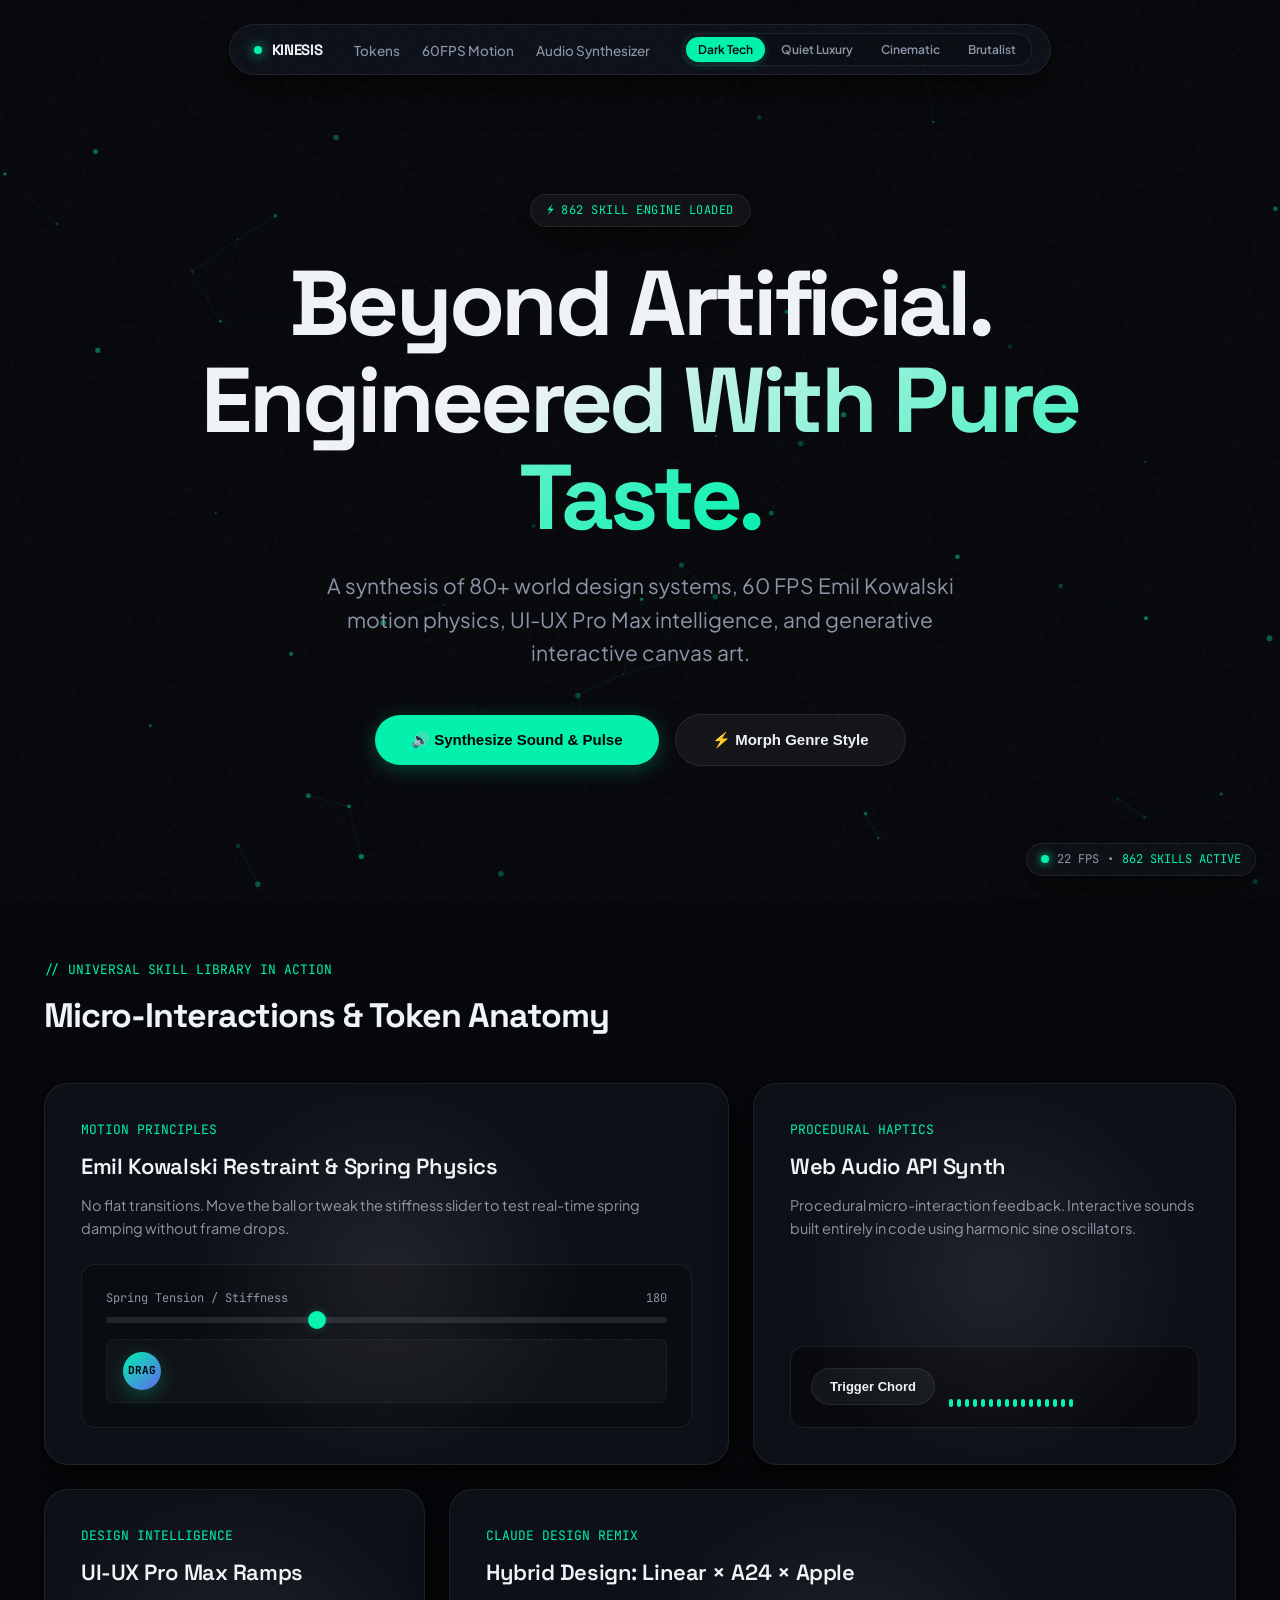
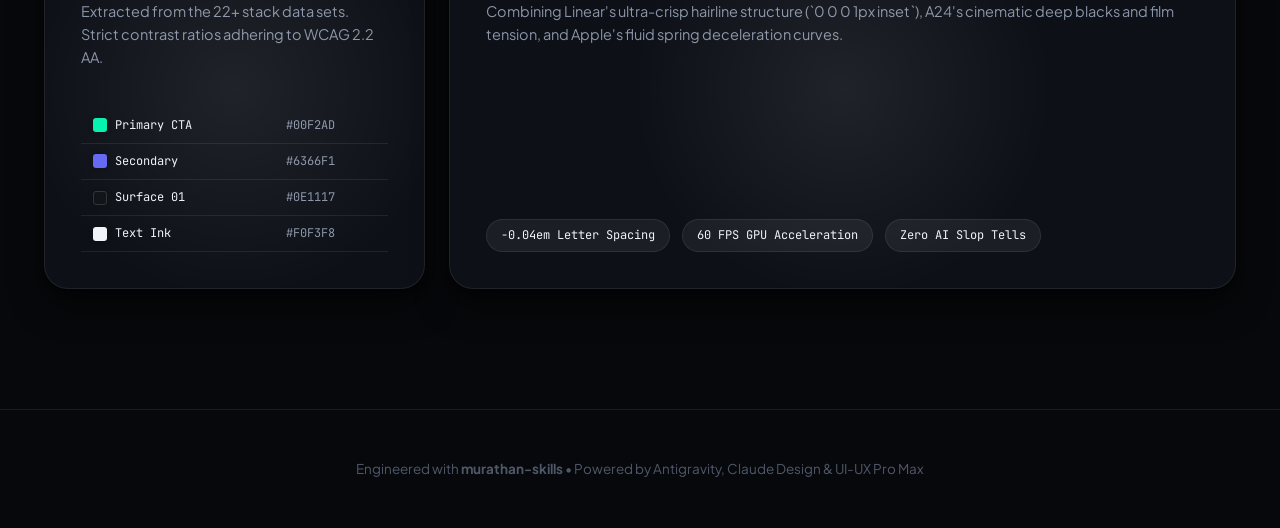
<file: examples/universal-showcase/index.html>
<!DOCTYPE html>
<html lang="en">
<head>
  <meta charset="UTF-8" />
  <meta name="viewport" content="width=device-width, initial-scale=1.0" />
  <title>KINESIS — Universal Skill Library Showcase</title>
  
  <!-- Fonts from UI-UX-PRO-MAX curated typography pairings -->
  <link rel="preconnect" href="https://fonts.googleapis.com" />
  <link rel="preconnect" href="https://fonts.gstatic.com" crossorigin />
  <link href="https://fonts.googleapis.com/css2?family=Plus+Jakarta+Sans:wght@300;400;500;600;700;800&family=Space+Grotesk:wght@400;500;600;700&family=JetBrains+Mono:wght@400;500&family=Newsreader:ital,opsz,wght@1,6..72,400;1,6..72,600&display=swap" rel="stylesheet" />

  <style>
    /* ==========================================================================
       DESIGN SYSTEM TOKENS (Universal Skill Library Standard)
       Multi-genre variables supporting live polarity & style switching
       ========================================================================== */
    :root {
      --font-sans: 'Plus Jakarta Sans', -apple-system, BlinkMacSystemFont, sans-serif;
      --font-display: 'Space Grotesk', var(--font-sans);
      --font-mono: 'JetBrains Mono', monospace;
      --font-serif: 'Newsreader', serif;

      /* Dark Tech (Default Theme) */
      --bg: #07080b;
      --bg-surface: #0e1117;
      --bg-card: rgba(18, 22, 31, 0.65);
      --bg-card-hover: rgba(26, 32, 45, 0.85);
      --text: #f0f3f8;
      --text-muted: #8b95a8;
      --text-dim: #4f5869;
      --border: rgba(255, 255, 255, 0.08);
      --border-focus: rgba(0, 230, 180, 0.5);
      --accent: #00f2ad;
      --accent-glow: rgba(0, 242, 173, 0.25);
      --accent-secondary: #6366f1;
      --hairline: 0 0 0 1px var(--border);
      --shadow-elevation: 
        0 1px 2px rgba(0,0,0,0.3),
        0 4px 12px rgba(0,0,0,0.4),
        0 16px 36px -4px rgba(0,0,0,0.6);
      --radius-sm: 8px;
      --radius-md: 14px;
      --radius-lg: 24px;
      --radius-pill: 9999px;
      --ease-spring: cubic-bezier(0.16, 1, 0.3, 1);
      --ease-elastic: cubic-bezier(0.34, 1.56, 0.64, 1);
    }

    /* THEME: Quiet Luxury */
    body[data-theme="luxury"] {
      --bg: #f8f6f0;
      --bg-surface: #efece4;
      --bg-card: rgba(255, 255, 255, 0.85);
      --bg-card-hover: #ffffff;
      --text: #1a1917;
      --text-muted: #5e5a54;
      --text-dim: #99948a;
      --border: rgba(30, 28, 25, 0.09);
      --accent: #8e2b26;
      --accent-glow: rgba(142, 43, 38, 0.18);
      --accent-secondary: #c9933b;
      --font-display: var(--font-serif);
      --hairline: 0 0 0 1px rgba(30, 28, 25, 0.08);
      --shadow-elevation: 0 10px 30px -10px rgba(0,0,0,0.06);
    }

    /* THEME: Neo-Brutalism */
    body[data-theme="brutalist"] {
      --bg: #fffdf5;
      --bg-surface: #ffebb3;
      --bg-card: #ffffff;
      --bg-card-hover: #ffffff;
      --text: #050505;
      --text-muted: #333333;
      --text-dim: #666666;
      --border: #050505;
      --accent: #ff3366;
      --accent-glow: none;
      --accent-secondary: #3b82f6;
      --hairline: 0 0 0 2.5px #050505;
      --shadow-elevation: 6px 6px 0px #050505;
      --radius-sm: 0px;
      --radius-md: 0px;
      --radius-lg: 0px;
    }

    /* THEME: Cinematic Noir */
    body[data-theme="cinematic"] {
      --bg: #000000;
      --bg-surface: #0a0a0d;
      --bg-card: rgba(14, 14, 18, 0.7);
      --bg-card-hover: rgba(22, 22, 28, 0.9);
      --text: #ffffff;
      --text-muted: #7d7d8c;
      --text-dim: #444452;
      --border: rgba(255, 255, 255, 0.12);
      --accent: #ff4d00;
      --accent-glow: rgba(255, 77, 0, 0.35);
      --accent-secondary: #00b4d8;
    }

    /* ==========================================================================
       BASE STYLES & RESET
       ========================================================================== */
    *, *::before, *::after {
      box-sizing: border-box;
      margin: 0;
      padding: 0;
      -webkit-font-smoothing: antialiased;
    }

    body {
      background-color: var(--bg);
      color: var(--text);
      font-family: var(--font-sans);
      font-size: 16px;
      line-height: 1.6;
      overflow-x: hidden;
      min-height: 100vh;
      transition: background-color 0.4s ease, color 0.3s ease;
      position: relative;
    }

    /* Ambient noise overlay (Anti-flatness principle) */
    .noise-overlay {
      position: fixed;
      top: 0; left: 0; width: 100vw; height: 100vh;
      background-image: url("data:image/svg+xml,%3Csvg viewBox='0 0 200 200' xmlns='http://www.w3.org/2000/svg'%3E%3Cfilter id='noiseFilter'%3E%3CfeTurbulence type='fractalNoise' baseFrequency='0.8' numOctaves='3' stitchTiles='stitch'/%3E%3C/filter%3E%3Crect width='100%25' height='100%25' filter='url(%23noiseFilter)' opacity='0.035'/%3E%3C/svg%3E");
      pointer-events: none;
      z-index: 999;
      opacity: 0.8;
    }

    /* Canvas Generative Background */
    #mesh-canvas {
      position: fixed;
      top: 0; left: 0;
      width: 100vw; height: 100vh;
      z-index: 0;
      pointer-events: none;
    }

    /* Custom Fluid Magnetic Cursor (Desktop) */
    .custom-cursor {
      position: fixed;
      top: 0; left: 0;
      width: 22px; height: 22px;
      border-radius: 50%;
      background: var(--accent);
      pointer-events: none;
      z-index: 1000;
      transform: translate(-50%, -50%);
      mix-blend-mode: difference;
      transition: transform 0.12s ease-out, width 0.2s ease, height 0.2s ease, background 0.3s ease;
      opacity: 0;
    }
    .custom-cursor.active {
      opacity: 1;
    }
    .custom-cursor.hovering {
      width: 58px; height: 58px;
      background: #ffffff;
    }

    /* ==========================================================================
       HEADER & NAVIGATION
       ========================================================================== */
    header {
      position: fixed;
      top: 24px; left: 0; right: 0;
      z-index: 100;
      display: flex;
      justify-content: center;
      padding: 0 24px;
    }

    .nav-pill {
      background: var(--bg-card);
      backdrop-filter: blur(24px) saturate(180%);
      -webkit-backdrop-filter: blur(24px) saturate(180%);
      border: 1px solid var(--border);
      box-shadow: var(--shadow-elevation);
      border-radius: var(--radius-pill);
      padding: 8px 18px 8px 24px;
      display: flex;
      align-items: center;
      gap: 32px;
      transition: all 0.3s var(--ease-spring);
    }

    .nav-brand {
      display: flex;
      align-items: center;
      gap: 10px;
      font-family: var(--font-display);
      font-weight: 700;
      font-size: 15px;
      letter-spacing: -0.02em;
      text-decoration: none;
      color: var(--text);
    }

    .brand-dot {
      width: 8px; height: 8px;
      border-radius: 50%;
      background: var(--accent);
      box-shadow: 0 0 12px var(--accent);
      animation: pulse 2.5s infinite var(--ease-spring);
    }

    @keyframes pulse {
      0%, 100% { transform: scale(1); opacity: 1; }
      50% { transform: scale(1.4); opacity: 0.6; }
    }

    .nav-links {
      display: flex;
      align-items: center;
      gap: 22px;
      list-style: none;
    }

    .nav-link {
      color: var(--text-muted);
      text-decoration: none;
      font-size: 13.5px;
      font-weight: 500;
      transition: color 0.2s ease;
      cursor: pointer;
    }
    .nav-link:hover {
      color: var(--text);
    }

    /* Live Genre/Theme Switcher Buttons */
    .theme-selector {
      display: flex;
      align-items: center;
      background: rgba(0, 0, 0, 0.2);
      border: 1px solid var(--border);
      border-radius: var(--radius-pill);
      padding: 3px;
      gap: 4px;
    }

    .theme-btn {
      border: none;
      background: transparent;
      color: var(--text-muted);
      font-size: 12px;
      font-weight: 600;
      padding: 5px 12px;
      border-radius: var(--radius-pill);
      cursor: pointer;
      transition: all 0.2s var(--ease-spring);
      font-family: var(--font-sans);
    }
    .theme-btn.active {
      background: var(--accent);
      color: #050505;
      box-shadow: 0 2px 8px var(--accent-glow);
    }

    /* ==========================================================================
       HERO SECTION
       ========================================================================== */
    .hero-container {
      position: relative;
      z-index: 1;
      min-height: 100vh;
      display: flex;
      flex-direction: column;
      align-items: center;
      justify-content: center;
      text-align: center;
      padding: 140px 24px 80px;
      max-width: 1200px;
      margin: 0 auto;
    }

    .status-badge {
      display: inline-flex;
      align-items: center;
      gap: 8px;
      padding: 6px 16px;
      border-radius: var(--radius-pill);
      background: rgba(255, 255, 255, 0.04);
      border: 1px solid var(--border);
      font-family: var(--font-mono);
      font-size: 12px;
      color: var(--accent);
      letter-spacing: 0.04em;
      text-transform: uppercase;
      margin-bottom: 28px;
      box-shadow: var(--shadow-elevation);
    }

    .hero-headline {
      font-family: var(--font-display);
      font-size: clamp(44px, 7.5vw, 92px);
      font-weight: 700;
      line-height: 1.05;
      letter-spacing: -0.04em;
      max-width: 980px;
      margin-bottom: 24px;
      color: var(--text);
    }

    .hero-headline span.gradient-text {
      background: linear-gradient(135deg, var(--text) 30%, var(--accent) 100%);
      -webkit-background-clip: text;
      -webkit-text-fill-color: transparent;
    }

    .hero-subtitle {
      font-size: clamp(17px, 2vw, 21px);
      color: var(--text-muted);
      max-width: 680px;
      line-height: 1.6;
      margin-bottom: 44px;
      font-weight: 400;
    }

    .hero-actions {
      display: flex;
      align-items: center;
      gap: 16px;
      flex-wrap: wrap;
      justify-content: center;
    }

    .btn-magnetic {
      position: relative;
      display: inline-flex;
      align-items: center;
      justify-content: center;
      gap: 10px;
      padding: 16px 36px;
      border-radius: var(--radius-pill);
      font-size: 15px;
      font-weight: 600;
      text-decoration: none;
      cursor: pointer;
      border: none;
      outline: none;
      transition: transform 0.15s var(--ease-spring), box-shadow 0.25s ease;
      will-change: transform;
    }

    .btn-primary {
      background: var(--accent);
      color: #000000;
      box-shadow: 0 4px 20px var(--accent-glow);
    }
    .btn-primary:hover {
      box-shadow: 0 8px 32px var(--accent-glow);
    }

    .btn-secondary {
      background: rgba(255, 255, 255, 0.05);
      color: var(--text);
      border: 1px solid var(--border);
      backdrop-filter: blur(12px);
    }
    .btn-secondary:hover {
      background: rgba(255, 255, 255, 0.1);
      border-color: rgba(255, 255, 255, 0.2);
    }

    /* ==========================================================================
       LIVE INTERACTIVE SHOWCASE GRID (The Skills in Action)
       ========================================================================== */
    .section-grid {
      position: relative;
      z-index: 1;
      max-width: 1240px;
      margin: 0 auto;
      padding: 60px 24px 120px;
      display: grid;
      grid-template-columns: repeat(12, 1fr);
      gap: 24px;
    }

    .section-header-cell {
      grid-column: span 12;
      margin-bottom: 16px;
      text-align: left;
    }
    .section-tag {
      font-family: var(--font-mono);
      font-size: 13px;
      color: var(--accent);
      margin-bottom: 8px;
      display: block;
    }
    .section-title {
      font-family: var(--font-display);
      font-size: 34px;
      font-weight: 700;
      letter-spacing: -0.03em;
    }

    /* 3D Specular Tilt Card */
    .tilt-card {
      position: relative;
      background: var(--bg-card);
      border-radius: var(--radius-lg);
      border: 1px solid var(--border);
      box-shadow: var(--shadow-elevation);
      padding: 36px;
      overflow: hidden;
      display: flex;
      flex-direction: column;
      justify-content: space-between;
      transition: transform 0.2s var(--ease-spring), border-color 0.3s ease;
      backdrop-filter: blur(20px);
      -webkit-backdrop-filter: blur(20px);
      transform-style: preserve-3d;
      will-change: transform;
    }
    .tilt-card:hover {
      border-color: rgba(255, 255, 255, 0.22);
    }

    /* Moving specular glare light effect */
    .card-glare {
      position: absolute;
      top: 0; left: 0; right: 0; bottom: 0;
      background: radial-gradient(circle 300px at var(--mouse-x, 50%) var(--mouse-y, 50%), rgba(255, 255, 255, 0.08), transparent 70%);
      pointer-events: none;
      z-index: 2;
    }

    .col-7 { grid-column: span 7; }
    .col-5 { grid-column: span 5; }
    .col-4 { grid-column: span 4; }
    .col-8 { grid-column: span 8; }
    .col-12 { grid-column: span 12; }

    @media (max-width: 900px) {
      .col-7, .col-5, .col-4, .col-8 { grid-column: span 12; }
    }

    .card-title {
      font-family: var(--font-display);
      font-size: 22px;
      font-weight: 600;
      letter-spacing: -0.02em;
      margin-bottom: 10px;
      color: var(--text);
    }

    .card-desc {
      font-size: 14.5px;
      color: var(--text-muted);
      line-height: 1.6;
      margin-bottom: 24px;
    }

    /* Interactive Spring Motion Widget (Emil Kowalski Physics) */
    .spring-playground {
      background: rgba(0, 0, 0, 0.25);
      border: 1px solid var(--border);
      border-radius: var(--radius-md);
      padding: 24px;
      margin-top: auto;
      display: flex;
      flex-direction: column;
      gap: 16px;
    }

    .interactive-slider-box {
      display: flex;
      flex-direction: column;
      gap: 8px;
    }
    .slider-label {
      display: flex;
      justify-content: space-between;
      font-family: var(--font-mono);
      font-size: 12px;
      color: var(--text-muted);
    }
    input[type="range"] {
      -webkit-appearance: none;
      width: 100%;
      height: 6px;
      background: rgba(255, 255, 255, 0.1);
      border-radius: 3px;
      outline: none;
    }
    input[type="range"]::-webkit-slider-thumb {
      -webkit-appearance: none;
      width: 18px; height: 18px;
      border-radius: 50%;
      background: var(--accent);
      cursor: pointer;
      box-shadow: 0 0 10px var(--accent-glow);
    }

    .ball-track {
      height: 64px;
      background: rgba(255, 255, 255, 0.03);
      border: 1px dashed var(--border);
      border-radius: var(--radius-sm);
      position: relative;
      display: flex;
      align-items: center;
      padding: 0 16px;
    }
    .spring-ball {
      width: 38px; height: 38px;
      border-radius: 50%;
      background: linear-gradient(135deg, var(--accent), var(--accent-secondary));
      box-shadow: 0 6px 18px var(--accent-glow);
      cursor: grab;
      position: absolute;
      left: 16px;
      display: flex;
      align-items: center;
      justify-content: center;
      font-family: var(--font-mono);
      font-size: 11px;
      color: #000;
      font-weight: 700;
      user-select: none;
    }

    /* Sound Synthesizer Waveform Visualizer */
    .synth-box {
      background: rgba(0, 0, 0, 0.3);
      border: 1px solid var(--border);
      border-radius: var(--radius-md);
      padding: 20px;
      margin-top: auto;
      display: flex;
      align-items: center;
      gap: 14px;
    }
    .waveform-bars {
      display: flex;
      align-items: flex-end;
      gap: 4px;
      height: 40px;
      flex: 1;
    }
    .wave-bar {
      width: 4px;
      background: var(--accent);
      border-radius: 2px;
      height: 8px;
      transition: height 0.1s ease;
    }

    /* Tokens Table (Direct from UI-UX-PRO-MAX & Design Systems) */
    .tokens-mini-table {
      width: 100%;
      font-family: var(--font-mono);
      font-size: 12px;
      border-collapse: collapse;
      margin-top: 14px;
    }
    .tokens-mini-table td {
      padding: 8px 12px;
      border-bottom: 1px solid var(--border);
    }
    .token-chip {
      display: inline-block;
      width: 14px; height: 14px;
      border-radius: 3px;
      margin-right: 8px;
      vertical-align: middle;
      box-shadow: 0 0 4px rgba(0,0,0,0.4);
    }

    /* FPS & Live Metrics Pill */
    .fps-counter {
      position: fixed;
      bottom: 24px; right: 24px;
      z-index: 100;
      background: rgba(14, 17, 23, 0.85);
      border: 1px solid var(--border);
      backdrop-filter: blur(12px);
      border-radius: var(--radius-pill);
      padding: 6px 14px;
      font-family: var(--font-mono);
      font-size: 12px;
      display: flex;
      align-items: center;
      gap: 8px;
      color: var(--text-muted);
      box-shadow: var(--shadow-elevation);
    }
    .fps-dot {
      width: 8px; height: 8px;
      border-radius: 50%;
      background: #00f2ad;
      box-shadow: 0 0 8px #00f2ad;
    }

    /* Footer */
    footer {
      border-top: 1px solid var(--border);
      padding: 48px 24px;
      text-align: center;
      font-size: 13.5px;
      color: var(--text-dim);
      position: relative;
      z-index: 1;
    }
  </style>
</head>
<body data-theme="dark">

  <!-- Noise filter overlay -->
  <div class="noise-overlay"></div>

  <!-- Background WebGL/Canvas Generative Mesh -->
  <canvas id="mesh-canvas"></canvas>

  <!-- Custom fluid cursor -->
  <div class="custom-cursor" id="cursor"></div>

  <!-- Floating Navigation -->
  <header>
    <nav class="nav-pill">
      <a href="#" class="nav-brand">
        <div class="brand-dot"></div>
        <span>KINESIS</span>
      </a>

      <ul class="nav-links">
        <li><a class="nav-link" href="#showcase">Tokens</a></li>
        <li><a class="nav-link" href="#motion">60FPS Motion</a></li>
        <li><a class="nav-link" href="#sound">Audio Synthesizer</a></li>
      </ul>

      <!-- Live Genre Theme Switcher -->
      <div class="theme-selector">
        <button class="theme-btn active" data-set-theme="dark">Dark Tech</button>
        <button class="theme-btn" data-set-theme="luxury">Quiet Luxury</button>
        <button class="theme-btn" data-set-theme="cinematic">Cinematic</button>
        <button class="theme-btn" data-set-theme="brutalist">Brutalist</button>
      </div>
    </nav>
  </header>

  <!-- Hero Section -->
  <main>
    <section class="hero-container">
      <div class="status-badge">
        <span>⚡ 862 SKILL ENGINE LOADED</span>
      </div>

      <h1 class="hero-headline">
        Beyond Artificial.<br />
        <span class="gradient-text">Engineered With Pure Taste.</span>
      </h1>

      <p class="hero-subtitle">
        A synthesis of 80+ world design systems, 60 FPS Emil Kowalski motion physics, 
        UI-UX Pro Max intelligence, and generative interactive canvas art.
      </p>

      <div class="hero-actions">
        <button class="btn-magnetic btn-primary" id="btn-sound-trigger">
          <span>🔊 Synthesize Sound & Pulse</span>
        </button>
        <button class="btn-magnetic btn-secondary" id="btn-morph-theme">
          <span>⚡ Morph Genre Style</span>
        </button>
      </div>
    </section>

    <!-- Interactive Showcase Section -->
    <section class="section-grid" id="showcase">
      <div class="section-header-cell">
        <span class="section-tag">// UNIVERSAL SKILL LIBRARY IN ACTION</span>
        <h2 class="section-title">Micro-Interactions & Token Anatomy</h2>
      </div>

      <!-- Card 1: 3D Tilt + Emil Kowalski Spring Physics -->
      <div class="tilt-card col-7" id="motion">
        <div class="card-glare"></div>
        <div>
          <span class="section-tag">MOTION PRINCIPLES</span>
          <h3 class="card-title">Emil Kowalski Restraint & Spring Physics</h3>
          <p class="card-desc">
            No flat transitions. Move the ball or tweak the stiffness slider to test real-time 
            spring damping without frame drops.
          </p>
        </div>

        <div class="spring-playground">
          <div class="interactive-slider-box">
            <div class="slider-label">
              <span>Spring Tension / Stiffness</span>
              <span id="stiffness-val">180</span>
            </div>
            <input type="range" id="stiffness-slider" min="50" max="400" value="180" />
          </div>

          <div class="ball-track" id="ball-track">
            <div class="spring-ball" id="spring-ball">DRAG</div>
          </div>
        </div>
      </div>

      <!-- Card 2: Real-time Audio Synthesizer (Zero asset sound design) -->
      <div class="tilt-card col-5" id="sound">
        <div class="card-glare"></div>
        <div>
          <span class="section-tag">PROCEDURAL HAPTICS</span>
          <h3 class="card-title">Web Audio API Synth</h3>
          <p class="card-desc">
            Procedural micro-interaction feedback. Interactive sounds built entirely in code using harmonic sine oscillators.
          </p>
        </div>

        <div class="synth-box">
          <button class="btn-magnetic btn-secondary" id="play-chord-btn" style="padding: 10px 18px; font-size: 13px;">
            Trigger Chord
          </button>
          <div class="waveform-bars" id="waveform">
            <!-- 16 dynamic waveform bars -->
          </div>
        </div>
      </div>

      <!-- Card 3: UI-UX-PRO-MAX Token Matrix -->
      <div class="tilt-card col-4">
        <div class="card-glare"></div>
        <div>
          <span class="section-tag">DESIGN INTELLIGENCE</span>
          <h3 class="card-title">UI-UX Pro Max Ramps</h3>
          <p class="card-desc">
            Extracted from the 22+ stack data sets. Strict contrast ratios adhering to WCAG 2.2 AA.
          </p>
        </div>

        <table class="tokens-mini-table">
          <tr>
            <td><span class="token-chip" style="background:#00f2ad;"></span>Primary CTA</td>
            <td style="color:var(--text-muted);">#00F2AD</td>
          </tr>
          <tr>
            <td><span class="token-chip" style="background:#6366f1;"></span>Secondary</td>
            <td style="color:var(--text-muted);">#6366F1</td>
          </tr>
          <tr>
            <td><span class="token-chip" style="background:#0e1117; border: 1px solid #333;"></span>Surface 01</td>
            <td style="color:var(--text-muted);">#0E1117</td>
          </tr>
          <tr>
            <td><span class="token-chip" style="background:#f0f3f8;"></span>Text Ink</td>
            <td style="color:var(--text-muted);">#F0F3F8</td>
          </tr>
        </table>
      </div>

      <!-- Card 4: Brand Remix Engine -->
      <div class="tilt-card col-8">
        <div class="card-glare"></div>
        <div>
          <span class="section-tag">CLAUDE DESIGN REMIX</span>
          <h3 class="card-title">Hybrid Design: Linear × A24 × Apple</h3>
          <p class="card-desc">
            Combining Linear's ultra-crisp hairline structure (`0 0 0 1px inset`), A24's cinematic deep blacks and film tension, 
            and Apple's fluid spring deceleration curves.
          </p>
        </div>

        <div style="display: flex; gap: 12px; flex-wrap: wrap; margin-top: 16px;">
          <span style="font-family: var(--font-mono); font-size: 12px; padding: 6px 14px; border-radius: var(--radius-pill); background: rgba(255,255,255,0.06); border: 1px solid var(--border);">
            -0.04em Letter Spacing
          </span>
          <span style="font-family: var(--font-mono); font-size: 12px; padding: 6px 14px; border-radius: var(--radius-pill); background: rgba(255,255,255,0.06); border: 1px solid var(--border);">
            60 FPS GPU Acceleration
          </span>
          <span style="font-family: var(--font-mono); font-size: 12px; padding: 6px 14px; border-radius: var(--radius-pill); background: rgba(255,255,255,0.06); border: 1px solid var(--border);">
            Zero AI Slop Tells
          </span>
        </div>
      </div>
    </section>
  </main>

  <!-- Live Performance & Engine Monitor -->
  <div class="fps-counter">
    <div class="fps-dot"></div>
    <span id="fps-display">60 FPS</span>
    <span>•</span>
    <span style="color:var(--accent);">862 SKILLS ACTIVE</span>
  </div>

  <footer>
    <p>Engineered with <strong>murathan-skills</strong> • Powered by Antigravity, Claude Design & UI-UX Pro Max</p>
  </footer>

  <!-- ==========================================================================
       SCRIPTS: MOTION, PARTICLES, TILT, SOUND SYNTHESIZER
       ========================================================================== -->
  <script>
    // --------------------------------------------------------------------------
    // 1. GENERATIVE INTERACTIVE PARTICLES & MESH (Canvas)
    // --------------------------------------------------------------------------
    const canvas = document.getElementById('mesh-canvas');
    const ctx = canvas.getContext('2d');
    let width, height;
    let mouse = { x: window.innerWidth / 2, y: window.innerHeight / 2, targetX: 0, targetY: 0 };
    const particles = [];
    const PARTICLE_COUNT = 55;

    function resizeCanvas() {
      width = canvas.width = window.innerWidth;
      height = canvas.height = window.innerHeight;
    }
    window.addEventListener('resize', resizeCanvas);
    resizeCanvas();

    class Particle {
      constructor() {
        this.reset();
      }
      reset() {
        this.x = Math.random() * width;
        this.y = Math.random() * height;
        this.vx = (Math.random() - 0.5) * 0.6;
        this.vy = (Math.random() - 0.5) * 0.6;
        this.radius = Math.random() * 2 + 1;
        this.baseAlpha = Math.random() * 0.4 + 0.1;
      }
      update() {
        this.x += this.vx;
        this.y += this.vy;

        // Mouse gentle repel
        const dx = mouse.x - this.x;
        const dy = mouse.y - this.y;
        const dist = Math.sqrt(dx * dx + dy * dy);
        if (dist < 140) {
          const force = (140 - dist) / 140;
          this.x -= (dx / dist) * force * 2.2;
          this.y -= (dy / dist) * force * 2.2;
        }

        if (this.x < 0 || this.x > width) this.vx *= -1;
        if (this.y < 0 || this.y > height) this.vy *= -1;
      }
      draw() {
        ctx.beginPath();
        ctx.arc(this.x, this.y, this.radius, 0, Math.PI * 2);
        ctx.fillStyle = getComputedStyle(document.body).getPropertyValue('--accent');
        ctx.globalAlpha = this.baseAlpha;
        ctx.fill();
      }
    }

    for (let i = 0; i < PARTICLE_COUNT; i++) {
      particles.push(new Particle());
    }

    // --------------------------------------------------------------------------
    // 2. 60 FPS RENDER LOOP & FRAME RATE MONITOR
    // --------------------------------------------------------------------------
    let lastTime = performance.now();
    let frameCount = 0;
    let fps = 60;
    const fpsDisplay = document.getElementById('fps-display');

    function animate(now) {
      ctx.clearRect(0, 0, width, height);

      // Draw subtle connecting constellation lines
      for (let i = 0; i < particles.length; i++) {
        particles[i].update();
        particles[i].draw();

        for (let j = i + 1; j < particles.length; j++) {
          const dx = particles[i].x - particles[j].x;
          const dy = particles[i].y - particles[j].y;
          const dist = Math.sqrt(dx * dx + dy * dy);
          if (dist < 110) {
            ctx.beginPath();
            ctx.moveTo(particles[i].x, particles[i].y);
            ctx.lineTo(particles[j].x, particles[j].y);
            ctx.strokeStyle = getComputedStyle(document.body).getPropertyValue('--accent');
            ctx.globalAlpha = (1 - dist / 110) * 0.15;
            ctx.stroke();
          }
        }
      }

      // Smooth mouse follow
      mouse.x += (mouse.targetX - mouse.x) * 0.1;
      mouse.y += (mouse.targetY - mouse.y) * 0.1;

      // FPS Calculation
      frameCount++;
      if (now - lastTime >= 1000) {
        fps = frameCount;
        frameCount = 0;
        lastTime = now;
        fpsDisplay.textContent = `${fps} FPS`;
      }

      requestAnimationFrame(animate);
    }
    requestAnimationFrame(animate);

    // --------------------------------------------------------------------------
    // 3. FLUID MOUSE TRACKING & CUSTOM CURSOR
    // --------------------------------------------------------------------------
    const cursor = document.getElementById('cursor');
    window.addEventListener('mousemove', (e) => {
      mouse.targetX = e.clientX;
      mouse.targetY = e.clientY;
      cursor.style.transform = `translate3d(${e.clientX}px, ${e.clientY}px, 0)`;
      cursor.classList.add('active');
    });

    document.querySelectorAll('button, a, input, .tilt-card').forEach((el) => {
      el.addEventListener('mouseenter', () => cursor.classList.add('hovering'));
      el.addEventListener('mouseleave', () => cursor.classList.remove('hovering'));
    });

    // --------------------------------------------------------------------------
    // 4. 3D SPECULAR TILT CARDS
    // --------------------------------------------------------------------------
    const cards = document.querySelectorAll('.tilt-card');
    cards.forEach((card) => {
      card.addEventListener('mousemove', (e) => {
        const rect = card.getBoundingClientRect();
        const x = e.clientX - rect.left;
        const y = e.clientY - rect.top;
        const centerX = rect.width / 2;
        const centerY = rect.height / 2;
        const rotateX = ((y - centerY) / centerY) * -7;
        const rotateY = ((x - centerX) / centerX) * 7;

        card.style.transform = `perspective(1000px) rotateX(${rotateX}deg) rotateY(${rotateY}deg) translateY(-4px)`;
        card.style.setProperty('--mouse-x', `${x}px`);
        card.style.setProperty('--mouse-y', `${y}px`);
      });

      card.addEventListener('mouseleave', () => {
        card.style.transform = `perspective(1000px) rotateX(0deg) rotateY(0deg) translateY(0px)`;
      });
    });

    // --------------------------------------------------------------------------
    // 5. MAGNETIC BUTTONS (Jakub Krehel Fluid Easing)
    // --------------------------------------------------------------------------
    document.querySelectorAll('.btn-magnetic').forEach((btn) => {
      btn.addEventListener('mousemove', (e) => {
        const rect = btn.getBoundingClientRect();
        const x = e.clientX - rect.left - rect.width / 2;
        const y = e.clientY - rect.top - rect.height / 2;
        btn.style.transform = `translate3d(${x * 0.3}px, ${y * 0.3}px, 0)`;
      });

      btn.addEventListener('mouseleave', () => {
        btn.style.transform = `translate3d(0, 0, 0)`;
      });
    });

    // --------------------------------------------------------------------------
    // 6. PROCEDURAL SOUND SYNTHESIZER (Web Audio API)
    // --------------------------------------------------------------------------
    let audioCtx = null;
    function getAudioContext() {
      if (!audioCtx) {
        audioCtx = new (window.AudioContext || window.webkitAudioContext)();
      }
      if (audioCtx.state === 'suspended') {
        audioCtx.resume();
      }
      return audioCtx;
    }

    function playTone(freq, type = 'sine', duration = 0.3, gainVal = 0.15) {
      try {
        const ctx = getAudioContext();
        const osc = ctx.createOscillator();
        const gain = ctx.createGain();

        osc.type = type;
        osc.frequency.setValueAtTime(freq, ctx.currentTime);
        gain.gain.setValueAtTime(gainVal, ctx.currentTime);
        gain.gain.exponentialRampToValueAtTime(0.0001, ctx.currentTime + duration);

        osc.connect(gain);
        gain.connect(ctx.destination);

        osc.start();
        osc.stop(ctx.currentTime + duration);
      } catch (err) {
        console.warn('Audio not allowed yet');
      }
    }

    // Build 16 waveform bars
    const waveformContainer = document.getElementById('waveform');
    for (let i = 0; i < 16; i++) {
      const bar = document.createElement('div');
      bar.className = 'wave-bar';
      waveformContainer.appendChild(bar);
    }

    function pulseWaveform() {
      const bars = document.querySelectorAll('.wave-bar');
      bars.forEach((bar) => {
        const h = Math.random() * 32 + 8;
        bar.style.height = `${h}px`;
        setTimeout(() => { bar.style.height = '8px'; }, 250);
      });
    }

    const playChordBtn = document.getElementById('play-chord-btn');
    const heroSoundBtn = document.getElementById('btn-sound-trigger');

    function triggerChordSynth() {
      // Harmonic chord: F-sharp major pentatonic
      playTone(370.0, 'sine', 0.45, 0.12);
      setTimeout(() => playTone(554.37, 'sine', 0.45, 0.1), 60);
      setTimeout(() => playTone(740.0, 'triangle', 0.6, 0.08), 120);
      pulseWaveform();
    }

    playChordBtn.addEventListener('click', triggerChordSynth);
    heroSoundBtn.addEventListener('click', triggerChordSynth);

    // --------------------------------------------------------------------------
    // 7. EMIL KOWALSKI SPRING BALL PHYSICS
    // --------------------------------------------------------------------------
    const ball = document.getElementById('spring-ball');
    const track = document.getElementById('ball-track');
    const stiffnessSlider = document.getElementById('stiffness-slider');
    const stiffnessVal = document.getElementById('stiffness-val');

    let ballX = 16;
    let targetX = 16;
    let vx = 0;
    let stiffness = 180;
    const damping = 18;
    let isDragging = false;

    stiffnessSlider.addEventListener('input', (e) => {
      stiffness = parseFloat(e.target.value);
      stiffnessVal.textContent = stiffness;
    });

    ball.addEventListener('mousedown', (e) => {
      isDragging = true;
      ball.style.cursor = 'grabbing';
      playTone(440, 'triangle', 0.1, 0.05);
    });

    window.addEventListener('mousemove', (e) => {
      if (!isDragging) return;
      const rect = track.getBoundingClientRect();
      targetX = Math.max(16, Math.min(e.clientX - rect.left - 19, rect.width - 54));
    });

    window.addEventListener('mouseup', () => {
      if (isDragging) {
        isDragging = false;
        ball.style.cursor = 'grab';
        playTone(330, 'sine', 0.15, 0.06);
      }
    });

    function springLoop() {
      if (!isDragging) {
        const force = (targetX - ballX) * (stiffness * 0.001);
        vx = (vx + force) * (1 - damping * 0.01);
        ballX += vx;
      } else {
        ballX = targetX;
        vx = 0;
      }
      ball.style.transform = `translate3d(${ballX - 16}px, 0, 0)`;
      requestAnimationFrame(springLoop);
    }
    requestAnimationFrame(springLoop);

    // --------------------------------------------------------------------------
    // 8. LIVE GENRE & THEME SWITCHER
    // --------------------------------------------------------------------------
    const themeButtons = document.querySelectorAll('.theme-btn');
    const morphBtn = document.getElementById('btn-morph-theme');
    const themes = ['dark', 'luxury', 'cinematic', 'brutalist'];
    let currentThemeIdx = 0;

    function setTheme(theme) {
      document.body.setAttribute('data-theme', theme);
      themeButtons.forEach((b) => {
        b.classList.toggle('active', b.getAttribute('data-set-theme') === theme);
      });
      playTone(523.25, 'sine', 0.2, 0.08); // C5 notification
    }

    themeButtons.forEach((btn) => {
      btn.addEventListener('click', () => {
        const t = btn.getAttribute('data-set-theme');
        currentThemeIdx = themes.indexOf(t);
        setTheme(t);
      });
    });

    morphBtn.addEventListener('click', () => {
      currentThemeIdx = (currentThemeIdx + 1) % themes.length;
      setTheme(themes[currentThemeIdx]);
    });
  </script>
</body>
</html>
</file>
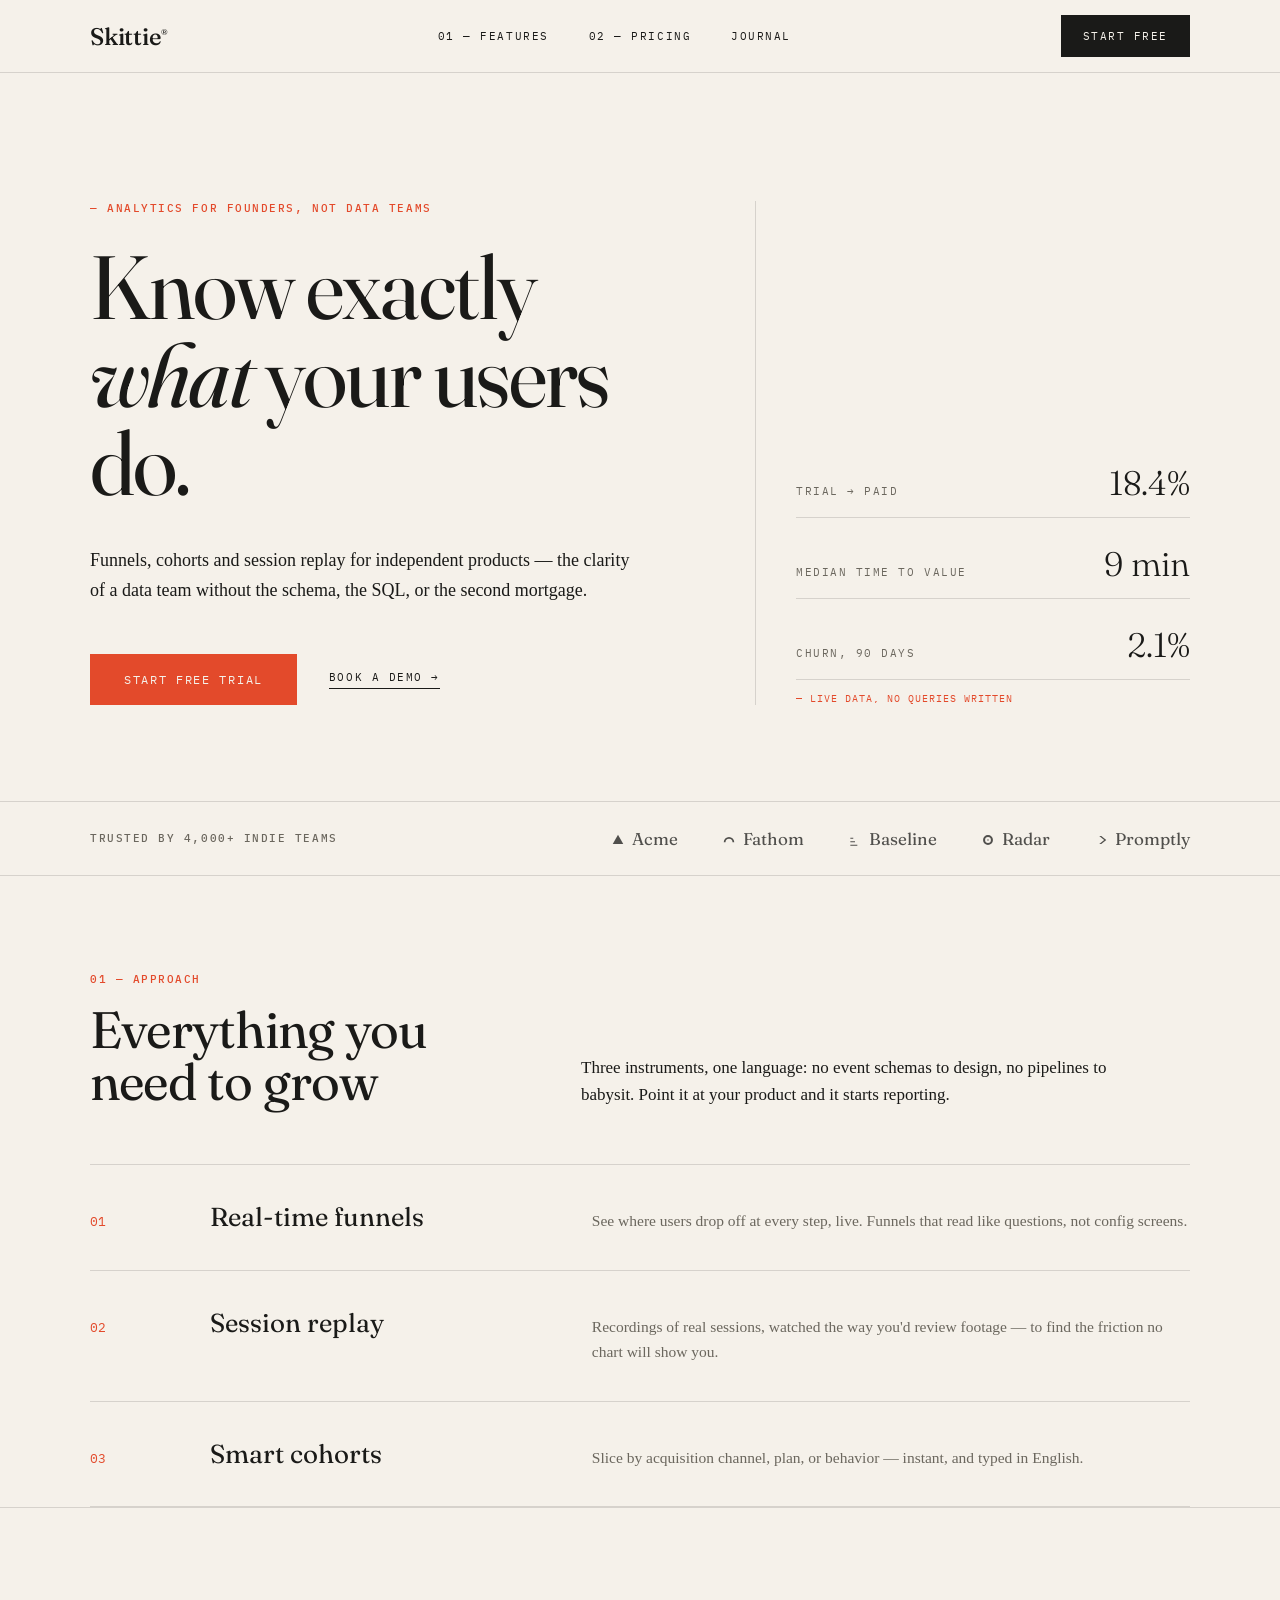
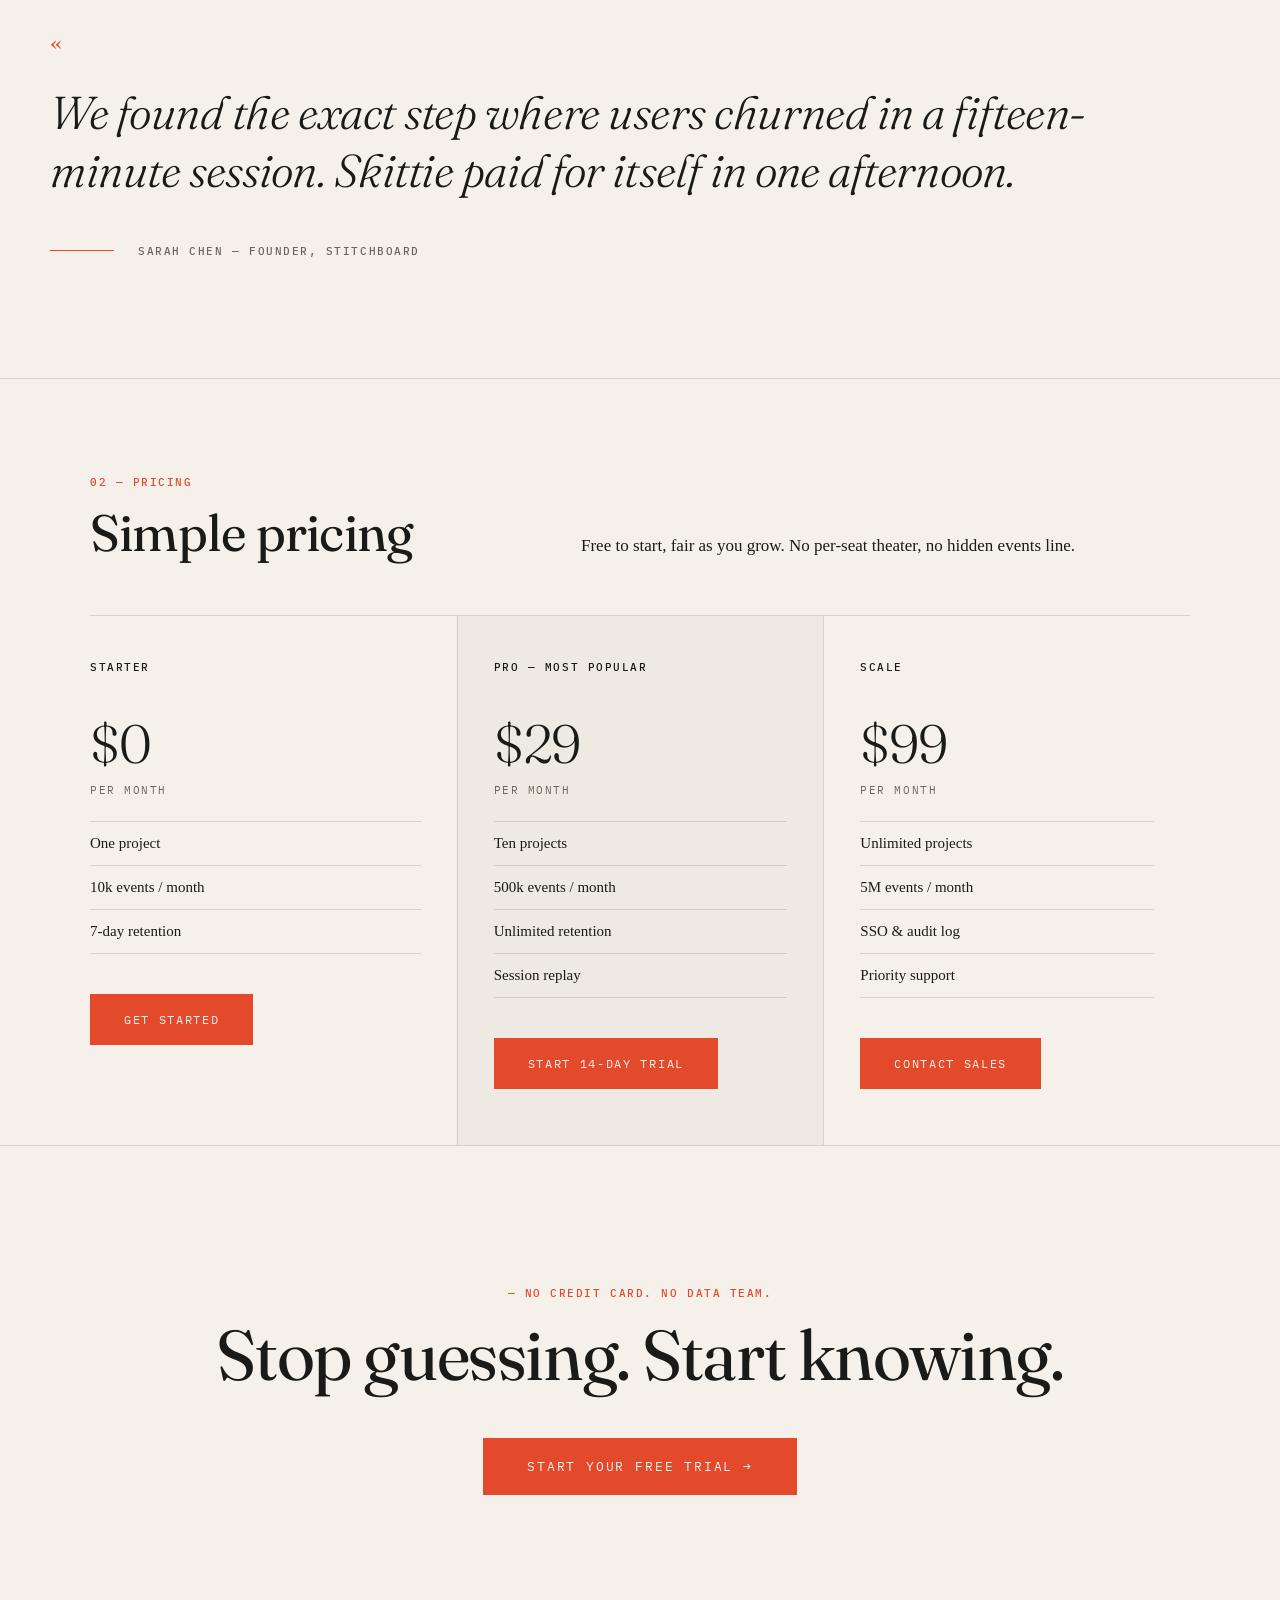
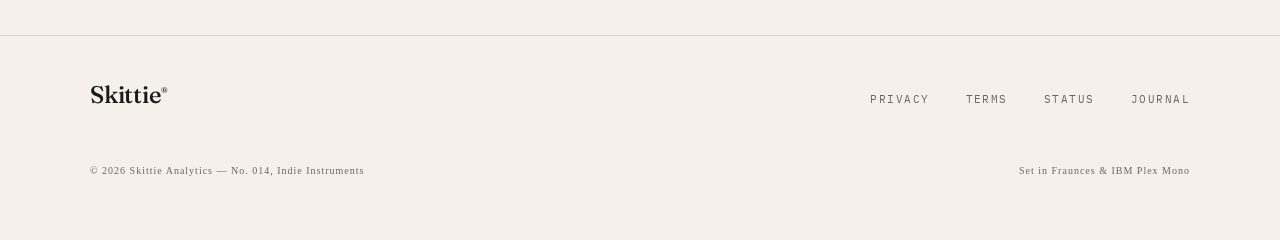
<file: examples/genre-demos/after.html>
<!DOCTYPE html>
<html lang="en">
<head>
<meta charset="UTF-8">
<meta name="viewport" content="width=device-width, initial-scale=1.0">
<title>Skittie — Product analytics for indie founders</title>
<link rel="preconnect" href="https://fonts.googleapis.com">
<link rel="preconnect" href="https://fonts.gstatic.com" crossorigin>
<link href="https://fonts.googleapis.com/css2?family=Fraunces:ital,opsz,wght@0,9..144,300;0,9..144,400;0,9..144,500;1,9..144,300;1,9..144,400&family=IBM+Plex+Mono:wght@400;500&display=swap" rel="stylesheet">
<style>
  :root {
    --paper: #F5F1EA;
    --paper-deep: #EFEAE1;
    --ink: #1A1A18;
    --ink-soft: #6B675E;
    --accent: #E34A2B;
    --hairline: rgba(26, 26, 24, 0.14);
  }
  * { margin: 0; padding: 0; box-sizing: border-box; }
  html { scroll-behavior: smooth; }
  body {
    background: var(--paper);
    color: var(--ink);
    font-family: Georgia, 'Times New Roman', serif;
    -webkit-font-smoothing: antialiased;
  }
  .mono {
    font-family: 'IBM Plex Mono', ui-monospace, monospace;
    text-transform: uppercase;
    letter-spacing: 0.14em;
    font-size: 11px;
    font-weight: 500;
  }
  .serif-display { font-family: 'Fraunces', Georgia, serif; }

  .container { max-width: 1180px; margin: 0 auto; padding: 0 40px; }
  @media (max-width: 760px) { .container { padding: 0 22px; } }

  nav { border-bottom: 1px solid var(--hairline); }
  .nav-inner { display: flex; justify-content: space-between; align-items: center; height: 72px; }
  .wordmark { font-family: 'Fraunces', serif; font-size: 24px; font-weight: 500; letter-spacing: -0.01em; }
  .wordmark sup { font-size: 9px; vertical-align: super; }
  .nav-links { display: flex; gap: 40px; }
  .nav-links a {
    font-family: 'IBM Plex Mono', monospace; font-size: 11px; text-transform: uppercase;
    letter-spacing: 0.14em; color: var(--ink); text-decoration: none; padding: 4px 0;
  }
  .nav-links a:hover { color: var(--accent); }
  .nav-cta {
    font-family: 'IBM Plex Mono', monospace; font-size: 11px; text-transform: uppercase;
    letter-spacing: 0.14em; background: var(--ink); color: var(--paper);
    border: none; padding: 14px 22px; cursor: pointer; border-radius: 0;
  }
  .nav-cta:hover { background: var(--accent); }

  header { padding: 128px 0 96px; }
  .hero-grid { display: grid; grid-template-columns: 7fr 5fr; column-gap: 56px; }
  .kicker { color: var(--accent); margin-bottom: 28px; }
  .kicker::before { content: '— '; }
  h1 {
    font-family: 'Fraunces', Georgia, serif;
    font-size: clamp(2.9rem, 7vw, 6.2rem);
    font-weight: 400;
    line-height: 0.98;
    letter-spacing: -0.02em;
  }
  .hero-sub {
    margin-top: 40px; font-size: 18px; line-height: 1.65; color: var(--ink);
    max-width: 30em; font-family: Georgia, serif;
  }
  .hero-actions { margin-top: 48px; display: flex; align-items: center; gap: 32px; }
  .cta-solid {
    background: var(--accent); color: var(--paper);
    border: none; padding: 18px 34px; cursor: pointer; border-radius: 0;
    font-family: 'IBM Plex Mono', monospace; font-size: 12px; text-transform: uppercase; letter-spacing: 0.14em;
  }
  .cta-solid:hover { background: var(--ink); }
  .cta-text {
    font-family: 'IBM Plex Mono', monospace; font-size: 11px; text-transform: uppercase;
    letter-spacing: 0.14em; color: var(--ink); text-decoration: none; border-bottom: 1px solid var(--ink);
    padding-bottom: 4px;
  }
  .cta-text:hover { color: var(--accent); border-color: var(--accent); }

  .hero-index { border-left: 1px solid var(--hairline); padding-left: 40px; display: flex; flex-direction: column; justify-content: flex-end; gap: 12px; }
  .hero-index-line { display: flex; justify-content: space-between; align-items: baseline; border-bottom: 1px solid var(--hairline); padding: 13px 0; }
  .metric-label { font-family: 'IBM Plex Mono', monospace; font-size: 11px; text-transform: uppercase; letter-spacing: 0.14em; color: var(--ink-soft); }
  .metric-value { font-family: 'Fraunces', serif; font-size: 34px; font-weight: 300; }
  .metric-note { font-family: 'IBM Plex Mono', monospace; font-size: 10px; text-transform: uppercase; letter-spacing: 0.1em; color: var(--accent); }

  .logos { border-top: 1px solid var(--hairline); border-bottom: 1px solid var(--hairline); padding: 26px 0; }
  .logos-inner { display: flex; justify-content: space-between; align-items: center; flex-wrap: wrap; gap: 18px; }
  .logos-label { color: var(--ink-soft); }
  .logos-row { display: flex; gap: 44px; }
  .logos-row span { font-family: 'Fraunces', serif; font-size: 17px; color: var(--ink); opacity: 0.75; }

  section.section { border-bottom: 1px solid var(--hairline); }
  .section-head { padding: 96px 0 56px; display: grid; grid-template-columns: 5fr 7fr; column-gap: 56px; align-items: end; }
  .section-num { color: var(--accent); margin-bottom: 18px; }
  .section-head h2 { font-family: 'Fraunces', serif; font-weight: 400; font-size: clamp(2rem, 4vw, 3.4rem); line-height: 1.02; letter-spacing: -0.015em; }
  .section-manifest { font-size: 17px; line-height: 1.6; color: var(--ink); max-width: 32em; font-family: Georgia, serif; }

  .feature-row { display: grid; grid-template-columns: 80px 4fr 7fr; column-gap: 40px; padding: 36px 0; border-top: 1px solid var(--hairline); align-items: baseline; }
  .feature-row:last-child { border-bottom: 1px solid var(--hairline); }
  .feature-count { font-family: 'IBM Plex Mono', monospace; font-size: 13px; color: var(--accent); }
  .feature-name { font-family: 'Fraunces', serif; font-size: 26px; font-weight: 400; }
  .feature-desc { font-size: 15.5px; line-height: 1.6; color: var(--ink-soft); max-width: 42em; font-family: Georgia, serif; }

  .quote-block { padding: 120px 0; }
  .quote-mark { color: var(--accent); font-family: 'Fraunces', serif; font-size: 22px; margin-bottom: 28px; }
  .quote-block blockquote {
    font-family: 'Fraunces', serif; font-style: italic; font-weight: 300;
    font-size: clamp(1.7rem, 3.6vw, 3rem); line-height: 1.25; letter-spacing: -0.01em;
    max-width: 24em;
  }
  .quote-attribution { margin-top: 44px; display: flex; gap: 24px; align-items: center; }
  .quote-attribution .mono { color: var(--ink-soft); }
  .quote-rule { width: 64px; height: 1px; background: var(--accent); }

  .price-grid { display: grid; grid-template-columns: repeat(3, 1fr); border-top: 1px solid var(--hairline); }
  .price-col { padding: 44px 36px 56px; border-left: 1px solid var(--hairline); }
  .price-col:first-child { border-left: none; padding-left: 0; }
  .price-col.featured { background: var(--paper-deep); }
  .price-name { margin-bottom: 36px; }
  .price-amount { font-family: 'Fraunces', serif; font-size: 54px; font-weight: 300; letter-spacing: -0.02em; }
  .price-per { font-family: 'IBM Plex Mono', monospace; font-size: 11px; text-transform: uppercase; letter-spacing: 0.14em; color: var(--ink-soft); margin-top: 6px; }
  .price-feature { padding: 13px 0; border-top: 1px solid var(--hairline); font-size: 15px; }
  .price-feature:last-of-type { border-bottom: 1px solid var(--hairline); }
  .price-cta { margin-top: 40px; display: block; text-align: left; }

  .final-cta { padding: 140px 0; text-align: center; }
  .final-cta .kicker { margin-bottom: 20px; }
  .final-cta h2 {
    font-family: 'Fraunces', serif; font-weight: 400; font-size: clamp(2.4rem, 5.5vw, 4.6rem);
    line-height: 1.0; letter-spacing: -0.02em; max-width: 18em; margin: 0 auto 48px;
  }
  .final-cta .cta-solid { font-size: 13px; padding: 20px 44px; }

  footer { border-top: 1px solid var(--hairline); padding: 44px 0 64px; }
  .footer-top { display: flex; justify-content: space-between; flex-wrap: wrap; gap: 24px; align-items: baseline; }
  .footer-links { display: flex; gap: 36px; }
  .footer-links a {
    font-family: 'IBM Plex Mono', monospace; font-size: 10.5px; text-transform: uppercase;
    letter-spacing: 0.14em; color: var(--ink-soft); text-decoration: none;
  }
  .footer-links a:hover { color: var(--accent); }
  .footer-bottom { margin-top: 56px; display: flex; justify-content: space-between; flex-wrap: wrap; gap: 12px; color: var(--ink-soft); font-size: 10px; letter-spacing: 0.1em; }
</style>
</head>
<body>

<nav>
  <div class="container nav-inner">
    <div class="wordmark">Skittie<sup>®</sup></div>
    <div class="nav-links">
      <a href="#features">01 — Features</a>
      <a href="#pricing">02 — Pricing</a>
      <a href="#">Journal</a>
    </div>
    <button class="nav-cta">Start free</button>
  </div>
</nav>

<header>
  <div class="container hero-grid">
    <div>
      <p class="kicker mono">Analytics for founders, not data teams</p>
      <h1 class="serif-display">Know exactly <em>what</em> your users do.</h1>
      <p class="hero-sub">Funnels, cohorts and session replay for independent products — the clarity of a data team without the schema, the SQL, or the second mortgage.</p>
      <div class="hero-actions">
        <button class="cta-solid">Start free trial</button>
        <a class="cta-text" href="#pricing">Book a demo →</a>
      </div>
    </div>
    <div class="hero-index">
      <div class="hero-index-line">
        <span class="metric-label">Trial → Paid</span>
        <span class="metric-value">18.4%</span>
      </div>
      <div class="hero-index-line">
        <span class="metric-label">Median time to value</span>
        <span class="metric-value">9 min</span>
      </div>
      <div class="hero-index-line">
        <span class="metric-label">Churn, 90 days</span>
        <span class="metric-value">2.1%</span>
      </div>
      <p class="metric-note">— live data, no queries written</p>
    </div>
  </div>
</header>

<div class="logos">
  <div class="container logos-inner">
    <div class="logos-label mono">Trusted by 4,000+ indie teams</div>
    <div class="logos-row">
      <span><svg viewBox="0 0 24 24" style="width:14px;height:14px;fill:currentColor;vertical-align:-2px;margin-right:7px" aria-hidden="true"><path d="M12 3L21 19H3Z"/></svg>Acme</span><span><svg viewBox="0 0 24 24" style="width:14px;height:14px;fill:currentColor;vertical-align:-2px;margin-right:7px" aria-hidden="true"><path d="M3 16a9 9 0 0 1 18 0h-3a6 6 0 0 0-12 0z"/></svg>Fathom</span><span><svg viewBox="0 0 24 24" style="width:14px;height:14px;fill:currentColor;vertical-align:-2px;margin-right:7px" aria-hidden="true"><path d="M4 8h5v2H4zM4 14h8v2H4zM4 20h12v2H4z"/></svg>Baseline</span><span><svg viewBox="0 0 24 24" style="width:14px;height:14px;fill:currentColor;vertical-align:-2px;margin-right:7px" aria-hidden="true"><path d="M12 3.5a8.5 8.5 0 1 0 0 17 8.5 8.5 0 0 0 0-17zm0 3.5a5 5 0 1 1 0 10 5 5 0 0 1 0-10z"/><path d="M12 10.8a1.2 1.2 0 1 0 0 2.4 1.2 1.2 0 0 0 0-2.4z"/></svg>Radar</span><span><svg viewBox="0 0 24 24" style="width:14px;height:14px;fill:currentColor;vertical-align:-2px;margin-right:7px" aria-hidden="true"><path d="M9 5h3.5L21 12l-8.5 7H9l8.5-7z"/></svg>Promptly</span>
    </div>
  </div>
</div>

<section class="section" id="features">
  <div class="container">
    <div class="section-head">
      <div>
        <p class="section-num mono">01 — Approach</p>
        <h2>Everything you need to grow</h2>
      </div>
      <p class="section-manifest">Three instruments, one language: no event schemas to design, no pipelines to babysit. Point it at your product and it starts reporting.</p>
    </div>

    <div class="feature-row">
      <span class="feature-count">01</span>
      <h3 class="feature-name">Real-time funnels</h3>
      <p class="feature-desc">See where users drop off at every step, live. Funnels that read like questions, not config screens.</p>
    </div>
    <div class="feature-row">
      <span class="feature-count">02</span>
      <h3 class="feature-name">Session replay</h3>
      <p class="feature-desc">Recordings of real sessions, watched the way you'd review footage — to find the friction no chart will show you.</p>
    </div>
    <div class="feature-row">
      <span class="feature-count">03</span>
      <h3 class="feature-name">Smart cohorts</h3>
      <p class="feature-desc">Slice by acquisition channel, plan, or behavior — instant, and typed in English.</p>
    </div>
  </div>
</section>

<section class="section">
  <div class="container quote-block">
    <p class="quote-mark">«</p>
    <blockquote>We found the exact step where users churned in a fifteen-minute session. Skittie paid for itself in one afternoon.</blockquote>
    <div class="quote-attribution">
      <span class="quote-rule"></span>
      <span class="mono">Sarah Chen — founder, Stitchboard</span>
    </div>
  </div>
</section>

<section class="section" id="pricing">
  <div class="container">
    <div class="section-head">
      <div>
        <p class="section-num mono">02 — Pricing</p>
        <h2>Simple pricing</h2>
      </div>
      <p class="section-manifest">Free to start, fair as you grow. No per-seat theater, no hidden events line.</p>
    </div>

    <div class="price-grid">
      <div class="price-col">
        <p class="price-name mono">Starter</p>
        <p class="price-amount">$0</p>
        <p class="price-per">per month</p>
        <div style="height:24px"></div>
        <p class="price-feature">One project</p>
        <p class="price-feature">10k events / month</p>
        <p class="price-feature">7-day retention</p>
        <button class="cta-solid price-cta">Get started</button>
      </div>
      <div class="price-col featured">
        <p class="price-name mono">Pro — most popular</p>
        <p class="price-amount">$29</p>
        <p class="price-per">per month</p>
        <div style="height:24px"></div>
        <p class="price-feature">Ten projects</p>
        <p class="price-feature">500k events / month</p>
        <p class="price-feature">Unlimited retention</p>
        <p class="price-feature">Session replay</p>
        <button class="cta-solid price-cta">Start 14-day trial</button>
      </div>
      <div class="price-col">
        <p class="price-name mono">Scale</p>
        <p class="price-amount">$99</p>
        <p class="price-per">per month</p>
        <div style="height:24px"></div>
        <p class="price-feature">Unlimited projects</p>
        <p class="price-feature">5M events / month</p>
        <p class="price-feature">SSO & audit log</p>
        <p class="price-feature">Priority support</p>
        <button class="cta-solid price-cta">Contact sales</button>
      </div>
    </div>
  </div>
</section>

<section class="final-cta">
  <p class="kicker mono">No credit card. No data team.</p>
  <h2>Stop guessing. Start knowing.</h2>
  <button class="cta-solid">Start your free trial →</button>
</section>

<footer>
  <div class="container">
    <div class="footer-top">
      <div class="wordmark">Skittie<sup>®</sup></div>
      <div class="footer-links">
        <a href="#">Privacy</a>
        <a href="#">Terms</a>
        <a href="#">Status</a>
        <a href="#">Journal</a>
      </div>
    </div>
    <div class="footer-bottom">
      <span>© 2026 Skittie Analytics — No. 014, Indie Instruments</span>
      <span>Set in Fraunces &amp; IBM Plex Mono</span>
    </div>
  </div>
</footer>

</body>
</html>
</file>
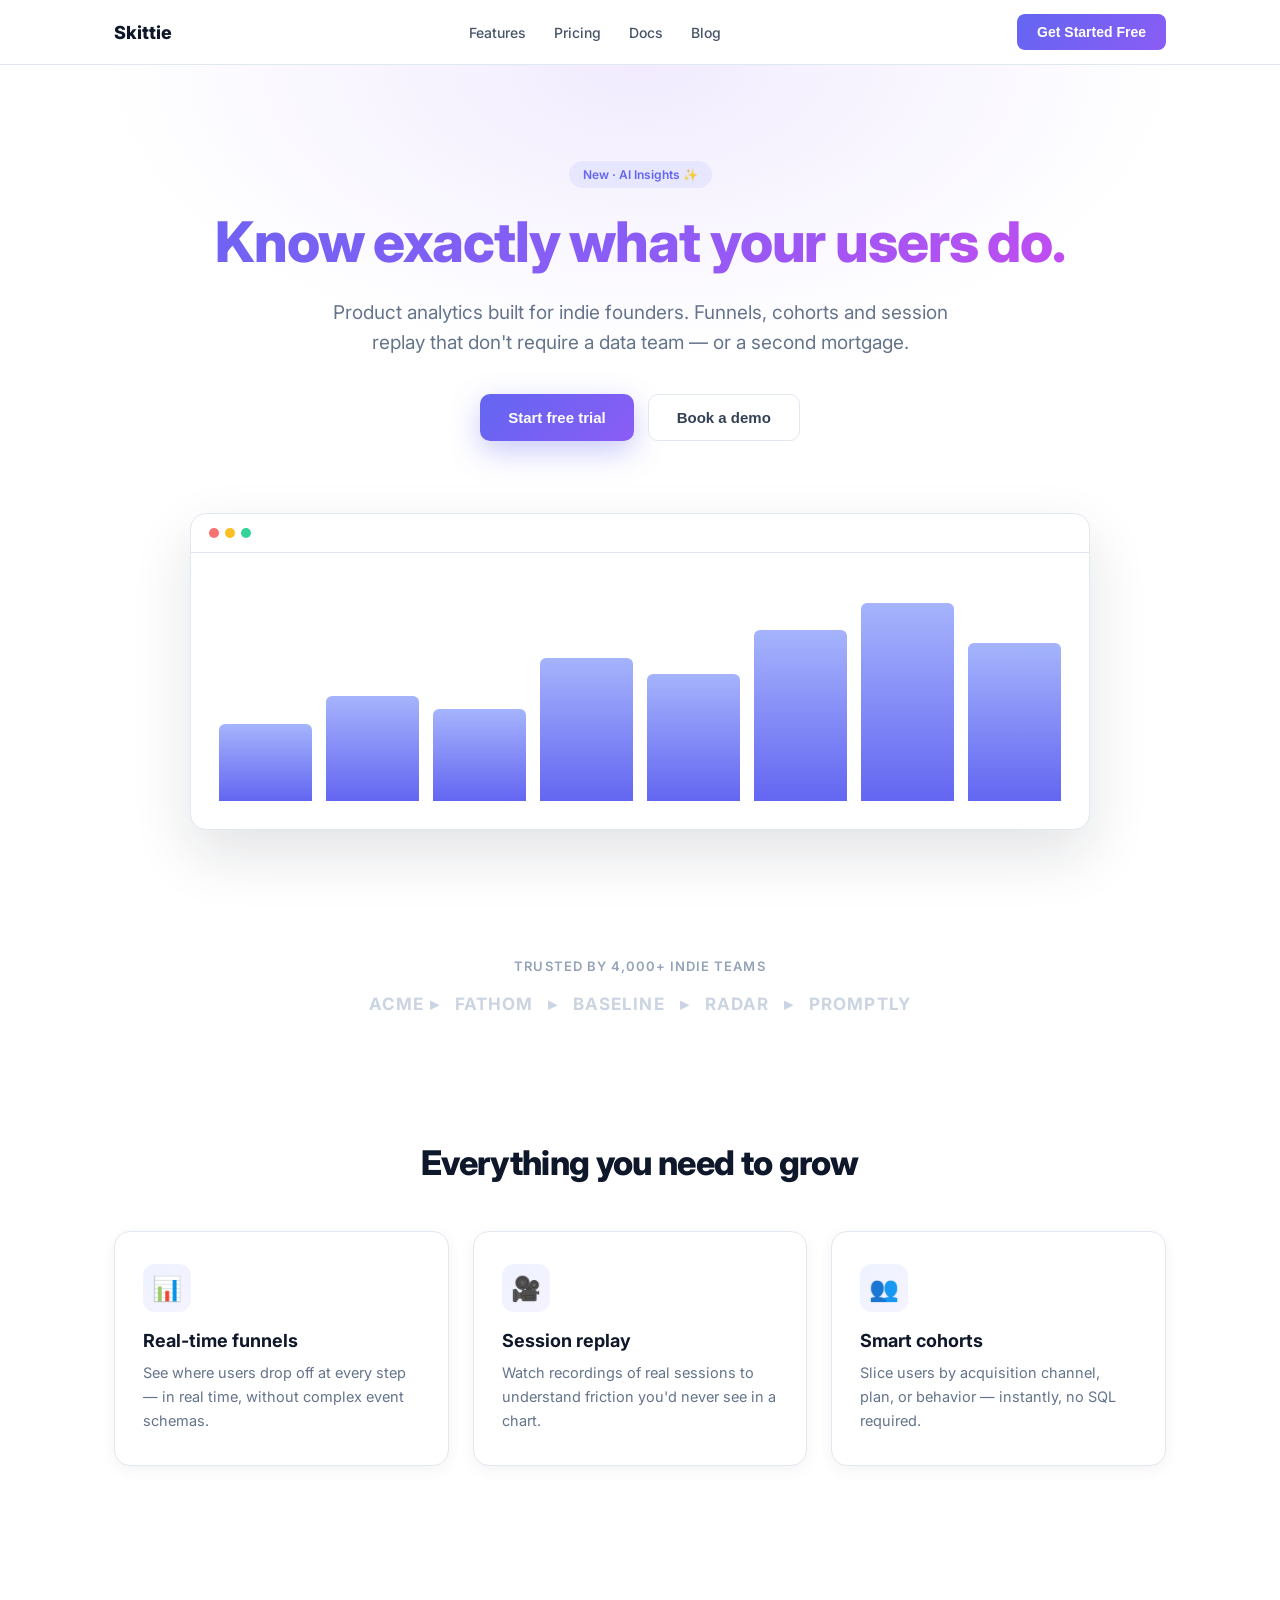
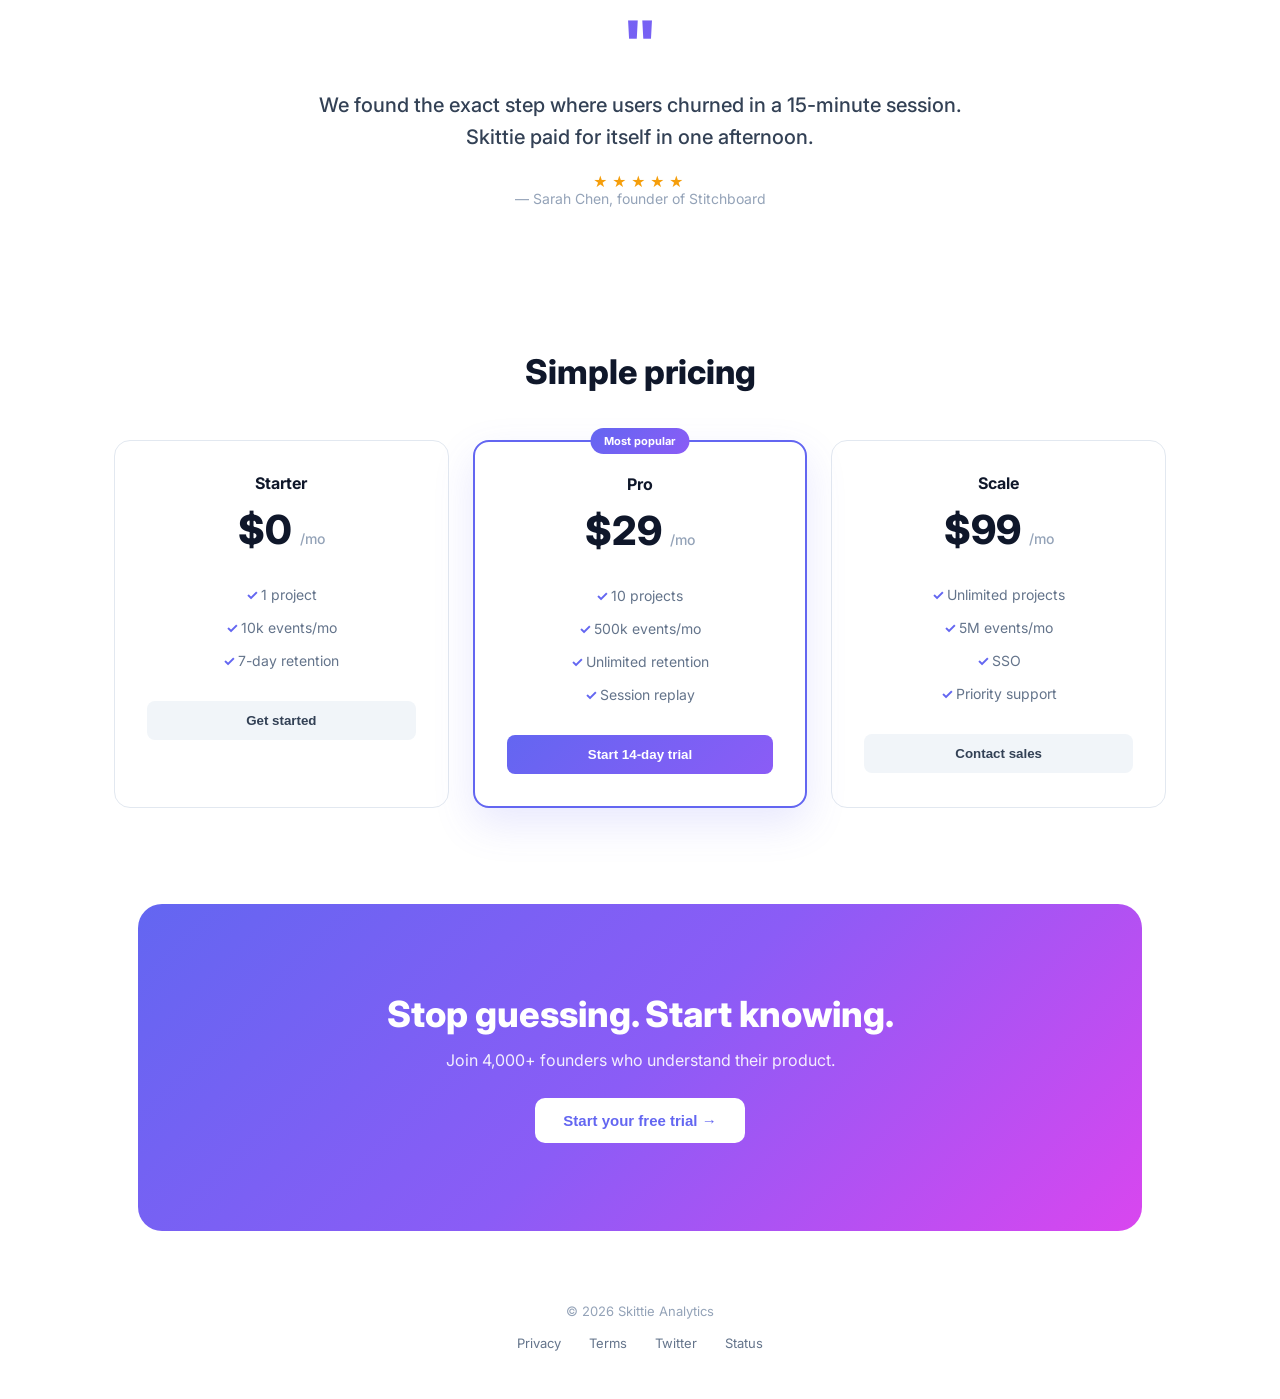
<file: examples/genre-demos/before.html>
<!DOCTYPE html>
<html lang="en">
<head>
<meta charset="UTF-8">
<meta name="viewport" content="width=device-width, initial-scale=1.0">
<title>Skittie — Product analytics for indie founders</title>
<link rel="preconnect" href="https://fonts.googleapis.com">
<link href="https://fonts.googleapis.com/css2?family=Inter:wght@400;500;600;700;800&display=swap" rel="stylesheet">
<style>
  * { margin: 0; padding: 0; box-sizing: border-box; }
  body {
    font-family: 'Inter', -apple-system, sans-serif;
    color: #0f172a;
    background: #ffffff;
    -webkit-font-smoothing: antialiased;
  }
  .container { max-width: 1100px; margin: 0 auto; padding: 0 24px; }

  nav {
    position: sticky; top: 0; z-index: 50;
    background: rgba(255,255,255,0.8);
    backdrop-filter: blur(12px);
    border-bottom: 1px solid #e2e8f0;
  }
  .nav-inner { display: flex; justify-content: space-between; align-items: center; height: 64px; }
  .logo { font-weight: 800; font-size: 18px; color: #0f172a; }
  .logo span { color: #6366f1; }
  .nav-links { display: flex; gap: 28px; font-size: 14px; font-weight: 500; color: #475569; }
  .nav-cta {
    background: linear-gradient(135deg, #6366f1, #8b5cf6);
    color: #fff; border: none; padding: 10px 20px; border-radius: 8px;
    font-weight: 600; font-size: 14px; cursor: pointer;
  }

  header { text-align: center; padding: 96px 24px 80px; position: relative; overflow: hidden; }
  header::before {
    content: ''; position: absolute; inset: 0;
    background: radial-gradient(ellipse 60% 50% at 50% 0%, rgba(139,92,246,0.12), transparent 70%);
  }
  .badge {
    display: inline-block; font-size: 12px; font-weight: 600; color: #6366f1;
    background: #eef2ff; padding: 6px 14px; border-radius: 999px; margin-bottom: 24px;
  }
  .badge::after { content: ' ✨'; }
  h1 {
    font-size: 56px; font-weight: 800; line-height: 1.1; letter-spacing: -0.02em;
    background: linear-gradient(135deg, #6366f1, #8b5cf6, #d946ef);
    -webkit-background-clip: text; background-clip: text; color: transparent;
  }
  .sub { font-size: 19px; color: #64748b; max-width: 620px; margin: 24px auto; line-height: 1.6; }
  .cta-row { display: flex; gap: 14px; justify-content: center; margin-top: 36px; }
  .btn-primary {
    background: linear-gradient(135deg, #6366f1, #8b5cf6); color: #fff; border: none;
    padding: 14px 28px; border-radius: 10px; font-size: 15px; font-weight: 600; cursor: pointer;
    box-shadow: 0 10px 30px rgba(99,102,241,0.35);
  }
  .btn-secondary {
    background: #fff; color: #334155; border: 1px solid #e2e8f0;
    padding: 14px 28px; border-radius: 10px; font-size: 15px; font-weight: 600; cursor: pointer;
  }

  .mockup {
    max-width: 900px; margin: 72px auto 0; background: #fff;
    border: 1px solid #e2e8f0; border-radius: 16px; box-shadow: 0 24px 60px rgba(15,23,42,0.12);
    overflow: hidden;
  }
  .mockup-bar { display: flex; gap: 6px; padding: 14px 18px; border-bottom: 1px solid #e2e8f0; }
  .dot { width: 10px; height: 10px; border-radius: 50%; }
  .mockup-body { padding: 28px; }
  .chart { display: flex; align-items: flex-end; gap: 14px; height: 220px; }
  .bar { flex: 1; border-radius: 6px 6px 0 0; background: linear-gradient(180deg, #a5b4fc, #6366f1); }

  .logos { text-align: center; padding: 48px 0; color: #94a3b8; font-size: 13px; letter-spacing: 0.08em; text-transform: uppercase; font-weight: 600; }
  .logos-row { display: flex; justify-content: center; gap: 40px; margin-top: 20px; font-size: 17px; font-weight: 700; color: #cbd5e1; }

  .features { padding: 80px 0; }
  .features h2 { text-align: center; font-size: 34px; font-weight: 800; letter-spacing: -0.02em; margin-bottom: 48px; }
  .feature-grid { display: grid; grid-template-columns: repeat(3, 1fr); gap: 24px; }
  .feature-card {
    background: #fff; border: 1px solid #e2e8f0; border-radius: 16px; padding: 32px 28px;
    box-shadow: 0 4px 16px rgba(15,23,42,0.05);
  }
  .feature-icon {
    width: 48px; height: 48px; border-radius: 12px; display: grid; place-items: center;
    background: linear-gradient(135deg, #eef2ff, #f5f3ff); font-size: 24px; margin-bottom: 18px;
  }
  .feature-card h3 { font-size: 18px; font-weight: 700; margin-bottom: 10px; }
  .feature-card p { font-size: 14.5px; color: #64748b; line-height: 1.65; }

  .testimonial { max-width: 720px; margin: 0 auto; text-align: center; padding: 72px 24px; }
  .quote-mark { font-size: 64px; font-weight: 800; background: linear-gradient(135deg,#6366f1,#8b5cf6); -webkit-background-clip: text; background-clip: text; color: transparent; line-height: 0.8; }
  .quote { font-size: 20px; color: #334155; font-weight: 500; line-height: 1.6; margin: 20px 0; }
  .author { font-size: 14px; color: #94a3b8; }
  .stars { color: #f59e0b; letter-spacing: 4px; font-size: 14px; }

  .pricing { padding: 72px 0; }
  .pricing h2 { text-align: center; font-size: 34px; font-weight: 800; margin-bottom: 48px; }
  .price-grid { display: grid; grid-template-columns: repeat(3, 1fr); gap: 24px; }
  .price-card { background: #fff; border: 1px solid #e2e8f0; border-radius: 16px; padding: 32px; text-align: center; }
  .price-card.featured { border: 2px solid #6366f1; box-shadow: 0 16px 40px rgba(99,102,241,0.15); position: relative; }
  .featured-tag {
    position: absolute; top: -14px; left: 50%; transform: translateX(-50%);
    background: linear-gradient(135deg,#6366f1,#8b5cf6); color: #fff; font-size: 11px; font-weight: 700;
    padding: 6px 14px; border-radius: 999px;
  }
  .price-card h3 { font-size: 16px; font-weight: 700; margin-bottom: 12px; }
  .price { font-size: 40px; font-weight: 800; }
  .price span { font-size: 14px; color: #94a3b8; font-weight: 500; }
  .price-card ul { list-style: none; margin: 24px 0; font-size: 14px; color: #64748b; }
  .price-card li { padding: 8px 0; }
  .price-card li::before { content: '✓ '; color: #6366f1; font-weight: 700; }
  .price-btn {
    width: 100%; padding: 12px; border-radius: 8px; border: none; font-weight: 600; cursor: pointer;
  }
  .price-btn.primary { background: linear-gradient(135deg,#6366f1,#8b5cf6); color: #fff; }
  .price-btn.ghost { background: #f1f5f9; color: #334155; }

  .final-cta {
    text-align: center; padding: 88px 24px;
    background: linear-gradient(135deg, #6366f1, #8b5cf6, #d946ef);
    border-radius: 24px; margin: 24px; color: #fff;
  }
  .final-cta h2 { font-size: 36px; font-weight: 800; margin-bottom: 14px; }
  .final-cta p { opacity: 0.9; margin-bottom: 28px; font-size: 16px; }
  .final-cta .btn-primary { background: #fff; color: #6366f1; box-shadow: none; }

  footer { text-align: center; padding: 48px 24px; color: #94a3b8; font-size: 13px; }
  footer a { color: #64748b; text-decoration: none; margin: 0 12px; }
</style>
</head>
<body>

<nav>
  <div class="container nav-inner">
    <div class="logo">Skittie</div>
    <div class="nav-links">
      <a>Features</a>
      <a>Pricing</a>
      <a>Docs</a>
      <a>Blog</a>
    </div>
    <button class="nav-cta">Get Started Free</button>
  </div>
</nav>

<header>
  <div class="badge">New · AI Insights</div>
  <h1>Know exactly what your users do.</h1>
  <p class="sub">Product analytics built for indie founders. Funnels, cohorts and session replay that don't require a data team — or a second mortgage.</p>
  <div class="cta-row">
    <button class="btn-primary">Start free trial</button>
    <button class="btn-secondary">Book a demo</button>
  </div>
  <div class="mockup">
    <div class="mockup-bar"><span class="dot" style="background:#f87171"></span><span class="dot" style="background:#fbbf24"></span><span class="dot" style="background:#34d399"></span></div>
    <div class="mockup-body">
      <div class="chart">
        <div class="bar" style="height:35%"></div>
        <div class="bar" style="height:48%"></div>
        <div class="bar" style="height:42%"></div>
        <div class="bar" style="height:65%"></div>
        <div class="bar" style="height:58%"></div>
        <div class="bar" style="height:78%"></div>
        <div class="bar" style="height:90%"></div>
        <div class="bar" style="height:72%"></div>
      </div>
    </div>
  </div>
</header>

<div class="logos">
  Trusted by 4,000+ indie teams
  <div class="logos-row">ACME ▸ &nbsp; Fathom &nbsp; ▸ &nbsp; Baseline &nbsp; ▸ &nbsp; Radar &nbsp; ▸ &nbsp; Promptly</div>
</div>

<section class="features">
  <div class="container">
    <h2>Everything you need to grow</h2>
    <div class="feature-grid">
      <div class="feature-card">
        <div class="feature-icon">📊</div>
        <h3>Real-time funnels</h3>
        <p>See where users drop off at every step — in real time, without complex event schemas.</p>
      </div>
      <div class="feature-card">
        <div class="feature-icon">🎥</div>
        <h3>Session replay</h3>
        <p>Watch recordings of real sessions to understand friction you'd never see in a chart.</p>
      </div>
      <div class="feature-card">
        <div class="feature-icon">👥</div>
        <h3>Smart cohorts</h3>
        <p>Slice users by acquisition channel, plan, or behavior — instantly, no SQL required.</p>
      </div>
    </div>
  </div>
</section>

<section class="testimonial">
  <div class="quote-mark">"</div>
  <p class="quote">We found the exact step where users churned in a 15-minute session. Skittie paid for itself in one afternoon.</p>
  <div class="stars">★★★★★</div>
  <p class="author">— Sarah Chen, founder of Stitchboard</p>
</section>

<section class="pricing">
  <div class="container">
    <h2>Simple pricing</h2>
    <div class="price-grid">
      <div class="price-card">
        <h3>Starter</h3>
        <div class="price">$0 <span>/mo</span></div>
        <ul><li>1 project</li><li>10k events/mo</li><li>7-day retention</li></ul>
        <button class="price-btn ghost">Get started</button>
      </div>
      <div class="price-card featured">
        <div class="featured-tag">Most popular</div>
        <h3>Pro</h3>
        <div class="price">$29 <span>/mo</span></div>
        <ul><li>10 projects</li><li>500k events/mo</li><li>Unlimited retention</li><li>Session replay</li></ul>
        <button class="price-btn primary">Start 14-day trial</button>
      </div>
      <div class="price-card">
        <h3>Scale</h3>
        <div class="price">$99 <span>/mo</span></div>
        <ul><li>Unlimited projects</li><li>5M events/mo</li><li>SSO</li><li>Priority support</li></ul>
        <button class="price-btn ghost">Contact sales</button>
      </div>
    </div>
  </div>
</section>

<div class="container">
  <div class="final-cta">
    <h2>Stop guessing. Start knowing.</h2>
    <p>Join 4,000+ founders who understand their product.</p>
    <button class="btn-primary">Start your free trial →</button>
  </div>
</div>

<footer>
  © 2026 Skittie Analytics
  <br><br>
  <a>Privacy</a> <a>Terms</a> <a>Twitter</a> <a>Status</a>
</footer>

</body>
</html>
</file>
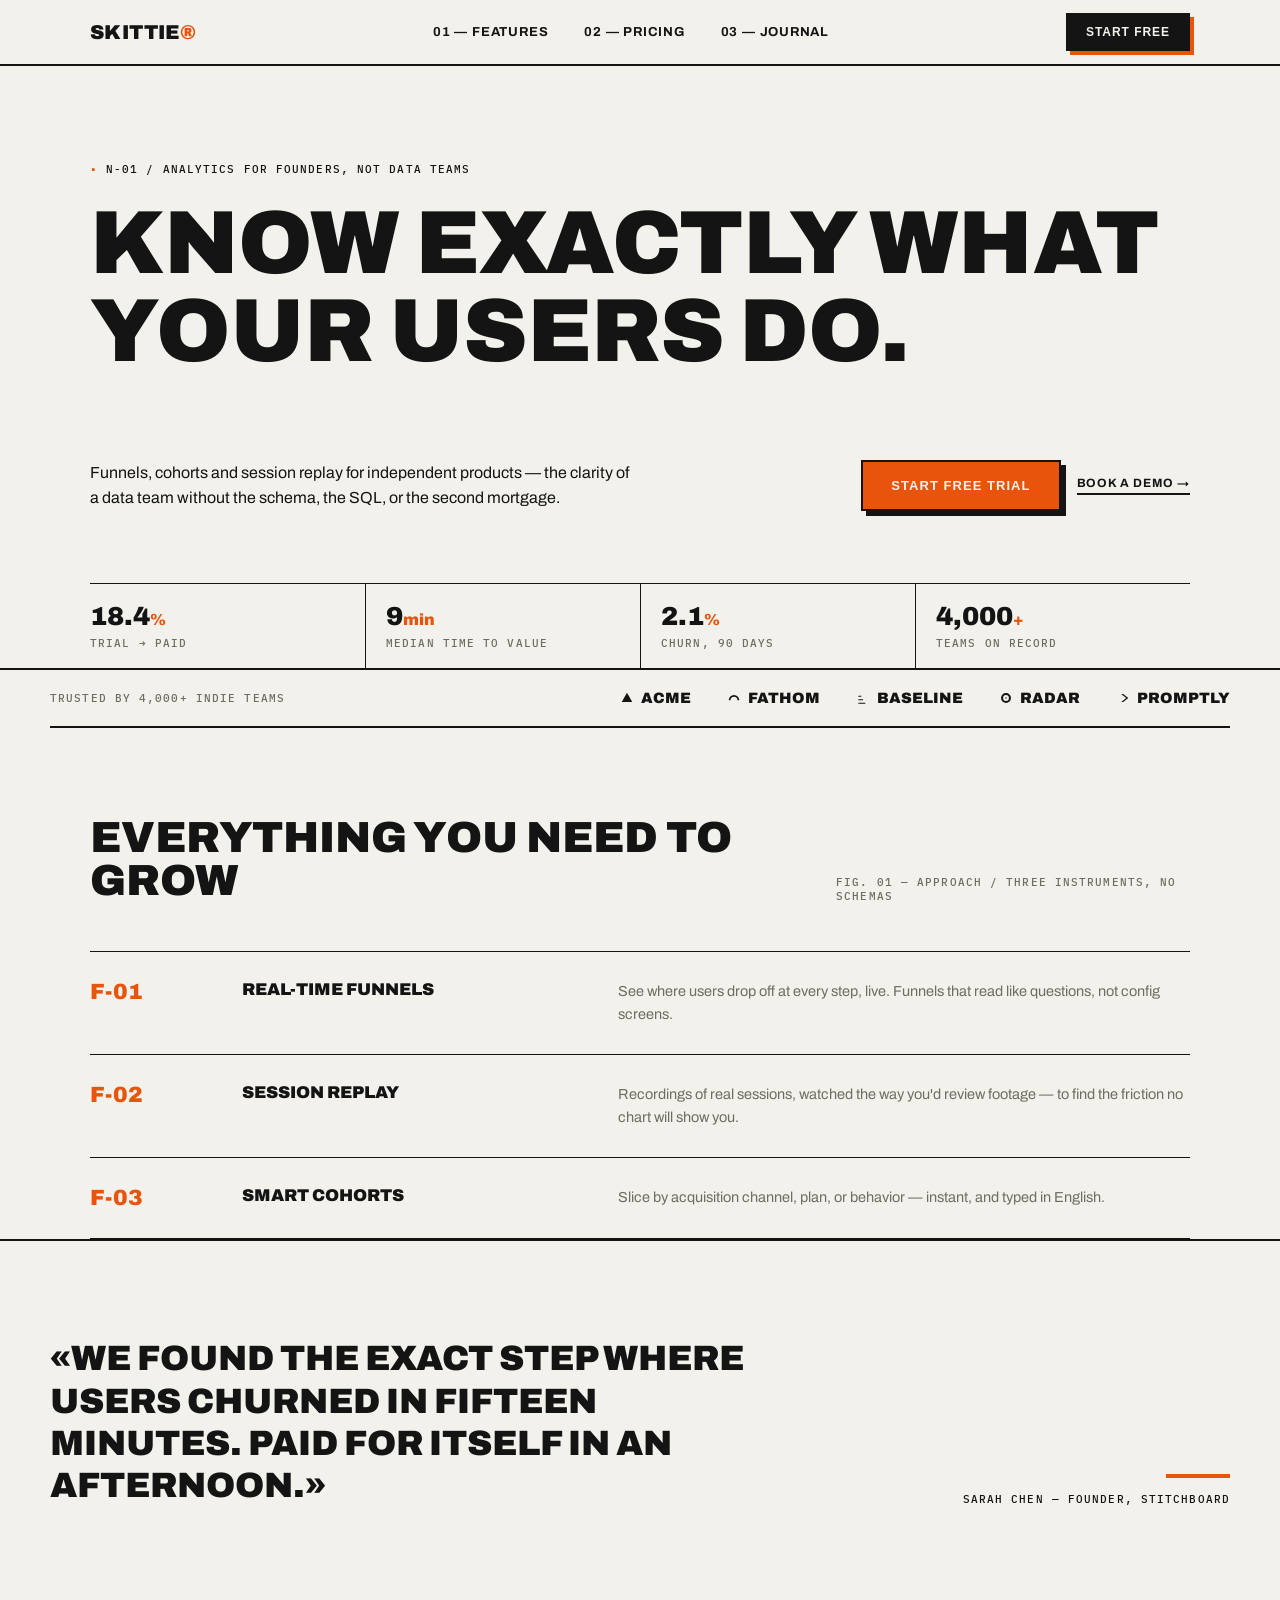
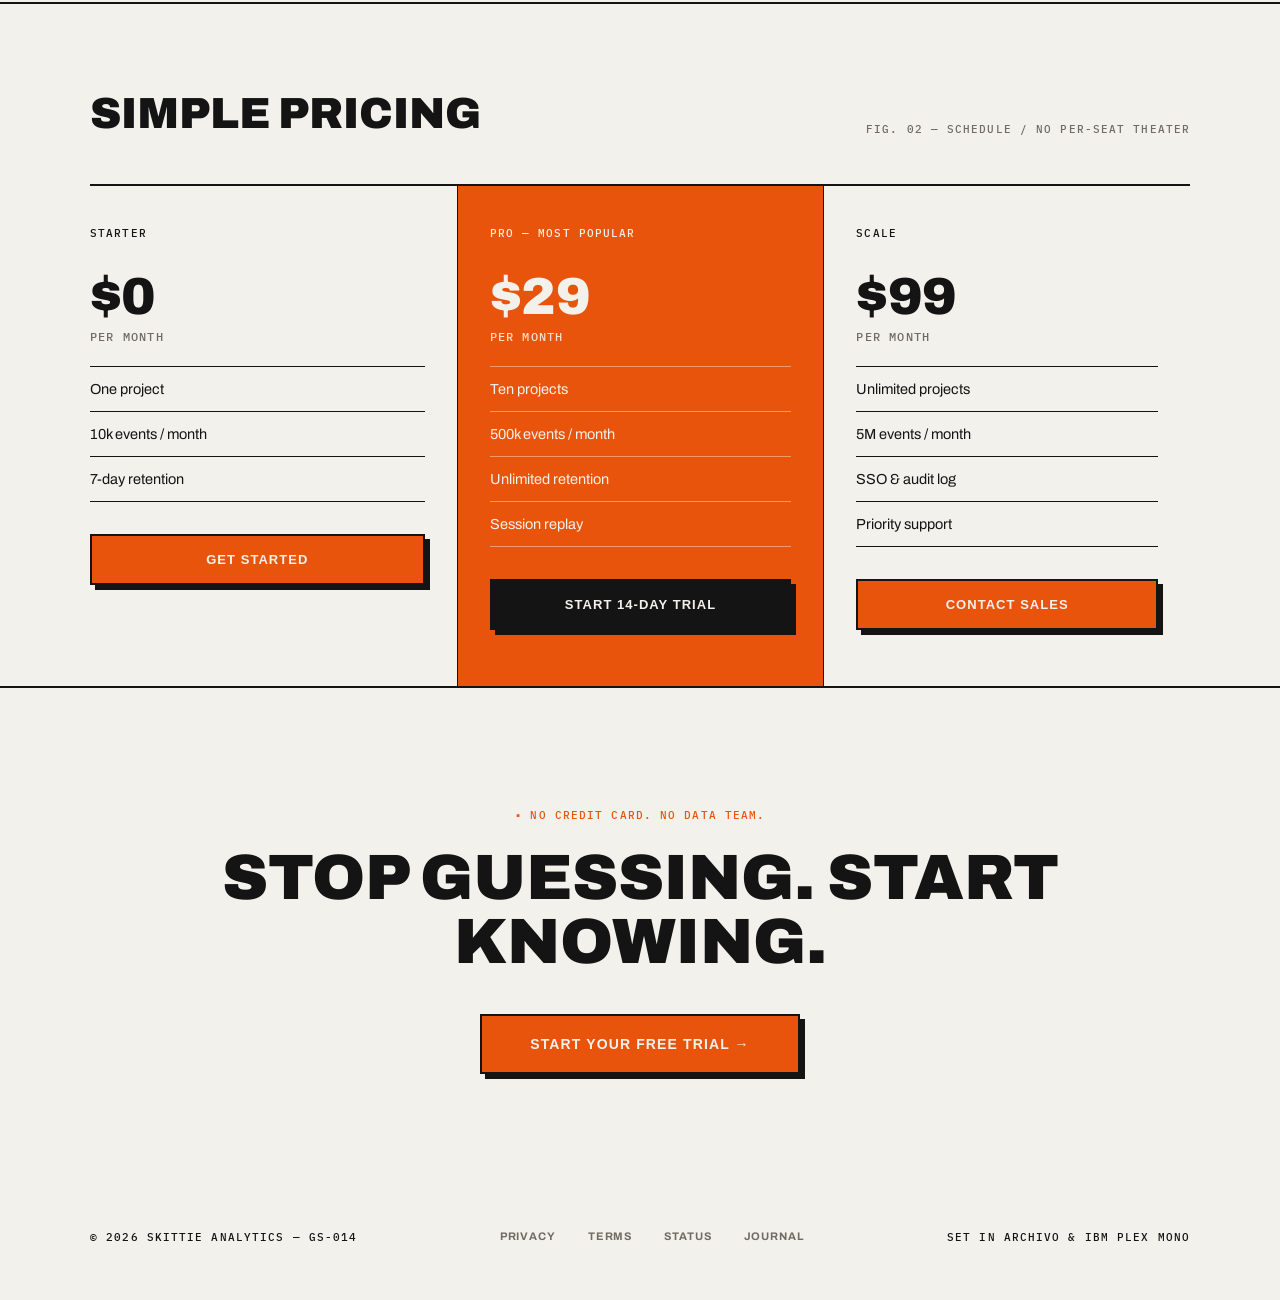
<file: examples/genre-demos/brutalist-industrial.html>
<!DOCTYPE html>
<html lang="en">
<head>
<meta charset="UTF-8">
<meta name="viewport" content="width=device-width, initial-scale=1.0">
<title>Skittie — Product analytics for indie founders</title>
<link rel="preconnect" href="https://fonts.googleapis.com">
<link href="https://fonts.googleapis.com/css2?family=Archivo:wght@400;500;700;900&family=IBM+Plex+Mono:wght@400;500&display=swap" rel="stylesheet">
<style>
  :root {
    --paper: #F2F1EC;
    --ink: #141414;
    --ink-soft: #6E6C64;
    --signal: #E8540B;
  }
  * { margin: 0; padding: 0; box-sizing: border-box; }
  body {
    background: var(--paper); color: var(--ink);
    font-family: 'Archivo', Helvetica, Arial, sans-serif;
    -webkit-font-smoothing: antialiased;
  }
  .mono {
    font-family: 'IBM Plex Mono', ui-monospace, monospace;
    text-transform: uppercase; letter-spacing: 0.1em; font-size: 11px; font-weight: 500;
  }
  .container { max-width: 1180px; margin: 0 auto; padding: 0 40px; }

  nav { border-bottom: 2px solid var(--ink); }
  .nav-inner { display: flex; justify-content: space-between; align-items: center; height: 64px; }
  .wordmark { font-weight: 900; text-transform: uppercase; font-size: 20px; letter-spacing: 0.02em; }
  .wordmark .sig { color: var(--signal); }
  .coords { color: var(--ink-soft); }
  .nav-links { display: flex; gap: 36px; }
  .nav-links a { text-decoration: none; color: var(--ink); font-weight: 700; text-transform: uppercase; font-size: 13px; letter-spacing: 0.06em; }
  .nav-links a:hover { color: var(--signal); }
  .nav-cta { background: var(--ink); color: var(--paper); border: 2px solid var(--ink); padding: 10px 18px; font-weight: 700; text-transform: uppercase; font-size: 12px; letter-spacing: 0.08em; cursor: pointer; box-shadow: 4px 4px 0 var(--signal); }
  .nav-cta:active { box-shadow: none; transform: translate(4px, 4px); }

  header { padding: 96px 0 0; border-bottom: 2px solid var(--ink); position: relative; }
  .kicker { margin-bottom: 24px; }
  .kicker .marker { color: var(--signal); }
  h1 {
    font-weight: 900; text-transform: uppercase;
    font-size: clamp(2.6rem, 7vw, 6rem); line-height: 0.98; letter-spacing: -0.01em;
    max-width: 14em;
  }
  .h1-row { display: flex; justify-content: space-between; align-items: end; gap: 48px; margin-top: 48px; }
  .hero-sub { font-size: 16px; line-height: 1.55; color: var(--ink); max-width: 34em; }
  .hero-actions { display: flex; gap: 16px; align-items: center; margin-top: 36px; }
  .cta-solid { background: var(--signal); color: var(--paper); border: 2px solid var(--ink); padding: 16px 28px; font-weight: 900; text-transform: uppercase; font-size: 13px; letter-spacing: 0.08em; cursor: pointer; box-shadow: 5px 5px 0 var(--ink); }
  .cta-solid:active { box-shadow: none; transform: translate(5px, 5px); }
  .cta-text { text-decoration: none; color: var(--ink); font-weight: 700; text-transform: uppercase; font-size: 12px; letter-spacing: 0.08em; border-bottom: 2px solid var(--ink); padding-bottom: 3px; }
  .cta-text:hover { color: var(--signal); border-color: var(--signal); }

  .spec-strip { margin-top: 72px; border-top: 1px solid var(--ink); display: grid; grid-template-columns: repeat(4, 1fr); }
  .spec-cell { padding: 18px 0; border-left: 1px solid var(--ink); padding-left: 20px; }
  .spec-cell:first-child { border-left: none; padding-left: 0; }
  .spec-value { font-weight: 900; font-size: 26px; }
  .spec-value .unit { color: var(--signal); font-size: 16px; }
  .spec-label { color: var(--ink-soft); margin-top: 6px; }

  .logos-strip { border-bottom: 2px solid var(--ink); padding: 20px 0; display: flex; justify-content: space-between; align-items: center; }
  .logos-strip .mono { color: var(--ink-soft); }
  .logo-name { font-weight: 900; text-transform: uppercase; font-size: 15px; }

  section { border-bottom: 2px solid var(--ink); }
  .section-head { padding: 88px 0 48px; display: flex; justify-content: space-between; align-items: end; gap: 48px; }
  .section-head h2 { font-weight: 900; text-transform: uppercase; font-size: clamp(1.6rem, 3.4vw, 2.8rem); line-height: 1.0; }
  .section-head .mono { color: var(--ink-soft); }

  .feature-row { display: grid; grid-template-columns: 120px 3fr 5fr; column-gap: 32px; padding: 28px 0; border-top: 1px solid var(--ink); }
  .feature-row:last-child { border-bottom: 1px solid var(--ink); }
  .feature-id { font-weight: 900; font-size: 22px; color: var(--signal); }
  .feature-name { font-weight: 900; text-transform: uppercase; font-size: 17px; }
  .feature-desc { font-size: 14.5px; line-height: 1.6; color: var(--ink-soft); max-width: 46em; }

  .quote-block { padding: 96px 0; display: grid; grid-template-columns: 2fr 1fr; gap: 48px; align-items: end; }
  .quote-block blockquote { font-weight: 900; text-transform: uppercase; font-size: clamp(1.4rem, 2.8vw, 2.2rem); line-height: 1.2; max-width: 20em; }
  .quote-attribution { text-align: right; }
  .quote-rule { width: 64px; height: 4px; background: var(--signal); margin-bottom: 14px; margin-left: auto; }

  .price-grid { display: grid; grid-template-columns: repeat(3, 1fr); border-top: 2px solid var(--ink); }
  .price-col { padding: 40px 32px 56px; border-left: 1px solid var(--ink); }
  .price-col:first-child { border-left: none; padding-left: 0; }
  .price-col.featured { background: var(--signal); color: var(--paper); }
  .price-col.featured .price-feature { border-top: 1px solid rgba(255,255,255,0.4); }
  .price-col.featured .price-cta { background: var(--ink); }
  .price-name { margin-bottom: 28px; }
  .price-amount { font-weight: 900; font-size: 52px; letter-spacing: -0.01em; }
  .price-per { margin-top: 4px; color: var(--ink-soft); font-size: 12px; }
  .price-col.featured .price-per { color: rgba(255,255,255,0.8); }
  .price-feature { padding: 14px 0; border-top: 1px solid var(--ink); font-size: 14.5px; }
  .price-feature:last-of-type { border-bottom: 1px solid var(--ink); }
  .price-col.featured .price-feature:last-of-type { border-bottom: 1px solid rgba(255,255,255,0.4); }
  .price-cta { margin-top: 32px; display: block; width: 100%; text-align: center; }

  .final-cta { padding: 120px 0; text-align: center; border-bottom: none; }
  .final-cta h2 { font-weight: 900; text-transform: uppercase; font-size: clamp(2rem, 5vw, 4rem); max-width: 14em; margin: 0 auto 40px; line-height: 1.0; }
  .final-cta .cta-solid { padding: 20px 48px; font-size: 14px; }

  footer { padding: 36px 0 56px; }
  .footer-inner { display: flex; justify-content: space-between; flex-wrap: wrap; gap: 16px; }
  .footer-links { display: flex; gap: 32px; }
  .footer-links a { text-decoration: none; color: var(--ink-soft); font-weight: 700; text-transform: uppercase; font-size: 11px; letter-spacing: 0.08em; }
  .footer-links a:hover { color: var(--signal); }
</style>
</head>
<body>

<nav>
  <div class="container nav-inner">
    <div class="wordmark">Skittie<span class="sig">®</span></div>
    <div class="nav-links">
      <a href="#features">01 — Features</a>
      <a href="#pricing">02 — Pricing</a>
      <a href="#">03 — Journal</a>
    </div>
    <button class="nav-cta">Start free</button>
  </div>
</nav>

<header>
  <div class="container">
    <p class="kicker mono"><span class="marker">▪</span> N-01 / Analytics for founders, not data teams</p>
    <h1>Know exactly what your users do.</h1>
    <div class="h1-row">
      <p class="hero-sub">Funnels, cohorts and session replay for independent products — the clarity of a data team without the schema, the SQL, or the second mortgage.</p>
      <div class="hero-actions">
        <button class="cta-solid">Start free trial</button>
        <a class="cta-text" href="#pricing">Book a demo →</a>
      </div>
    </div>
    <div class="spec-strip">
      <div class="spec-cell">
        <div class="spec-value">18.4<span class="unit">%</span></div>
        <div class="spec-label mono">Trial → Paid</div>
      </div>
      <div class="spec-cell">
        <div class="spec-value">9<span class="unit">min</span></div>
        <div class="spec-label mono">Median time to value</div>
      </div>
      <div class="spec-cell">
        <div class="spec-value">2.1<span class="unit">%</span></div>
        <div class="spec-label mono">Churn, 90 days</div>
      </div>
      <div class="spec-cell">
        <div class="spec-value">4,000<span class="unit">+</span></div>
        <div class="spec-label mono">Teams on record</div>
      </div>
    </div>
  </div>
</header>

<div class="container logos-strip">
  <span class="mono">Trusted by 4,000+ indie teams</span>
  <div style="display:flex;gap:36px">
    <span class="logo-name"><svg viewBox="0 0 24 24" style="width:14px;height:14px;fill:currentColor;vertical-align:-2px;margin-right:7px" aria-hidden="true"><path d="M12 3L21 19H3Z"/></svg>Acme</span>
    <span class="logo-name"><svg viewBox="0 0 24 24" style="width:14px;height:14px;fill:currentColor;vertical-align:-2px;margin-right:7px" aria-hidden="true"><path d="M3 16a9 9 0 0 1 18 0h-3a6 6 0 0 0-12 0z"/></svg>Fathom</span>
    <span class="logo-name"><svg viewBox="0 0 24 24" style="width:14px;height:14px;fill:currentColor;vertical-align:-2px;margin-right:7px" aria-hidden="true"><path d="M4 8h5v2H4zM4 14h8v2H4zM4 20h12v2H4z"/></svg>Baseline</span>
    <span class="logo-name"><svg viewBox="0 0 24 24" style="width:14px;height:14px;fill:currentColor;vertical-align:-2px;margin-right:7px" aria-hidden="true"><path d="M12 3.5a8.5 8.5 0 1 0 0 17 8.5 8.5 0 0 0 0-17zm0 3.5a5 5 0 1 1 0 10 5 5 0 0 1 0-10z"/><path d="M12 10.8a1.2 1.2 0 1 0 0 2.4 1.2 1.2 0 0 0 0-2.4z"/></svg>Radar</span>
    <span class="logo-name"><svg viewBox="0 0 24 24" style="width:14px;height:14px;fill:currentColor;vertical-align:-2px;margin-right:7px" aria-hidden="true"><path d="M9 5h3.5L21 12l-8.5 7H9l8.5-7z"/></svg>Promptly</span>
  </div>
</div>

<section id="features">
  <div class="container">
    <div class="section-head">
      <h2>Everything you need to grow</h2>
      <span class="mono">Fig. 01 — Approach / Three instruments, no schemas</span>
    </div>
    <div class="feature-row">
      <span class="feature-id">F-01</span>
      <div class="feature-name">Real-time funnels</div>
      <p class="feature-desc">See where users drop off at every step, live. Funnels that read like questions, not config screens.</p>
    </div>
    <div class="feature-row">
      <span class="feature-id">F-02</span>
      <div class="feature-name">Session replay</div>
      <p class="feature-desc">Recordings of real sessions, watched the way you'd review footage — to find the friction no chart will show you.</p>
    </div>
    <div class="feature-row">
      <span class="feature-id">F-03</span>
      <div class="feature-name">Smart cohorts</div>
      <p class="feature-desc">Slice by acquisition channel, plan, or behavior — instant, and typed in English.</p>
    </div>
  </div>
</section>

<section>
  <div class="container quote-block">
    <blockquote>«We found the exact step where users churned in fifteen minutes. Paid for itself in an afternoon.»</blockquote>
    <div class="quote-attribution">
      <div class="quote-rule"></div>
      <p class="mono">Sarah Chen — Founder, Stitchboard</p>
    </div>
  </div>
</section>

<section id="pricing">
  <div class="container">
    <div class="section-head">
      <h2>Simple pricing</h2>
      <span class="mono">Fig. 02 — Schedule / No per-seat theater</span>
    </div>
    <div class="price-grid">
      <div class="price-col">
        <p class="price-name mono">Starter</p>
        <p class="price-amount">$0</p>
        <p class="price-per mono">per month</p>
        <div style="height:22px"></div>
        <p class="price-feature">One project</p>
        <p class="price-feature">10k events / month</p>
        <p class="price-feature">7-day retention</p>
        <button class="cta-solid price-cta">Get started</button>
      </div>
      <div class="price-col featured">
        <p class="price-name mono">Pro — most popular</p>
        <p class="price-amount">$29</p>
        <p class="price-per mono">per month</p>
        <div style="height:22px"></div>
        <p class="price-feature">Ten projects</p>
        <p class="price-feature">500k events / month</p>
        <p class="price-feature">Unlimited retention</p>
        <p class="price-feature">Session replay</p>
        <button class="cta-solid price-cta">Start 14-day trial</button>
      </div>
      <div class="price-col">
        <p class="price-name mono">Scale</p>
        <p class="price-amount">$99</p>
        <p class="price-per mono">per month</p>
        <div style="height:22px"></div>
        <p class="price-feature">Unlimited projects</p>
        <p class="price-feature">5M events / month</p>
        <p class="price-feature">SSO & audit log</p>
        <p class="price-feature">Priority support</p>
        <button class="cta-solid price-cta">Contact sales</button>
      </div>
    </div>
  </div>
</section>

<section class="final-cta">
  <p class="kicker mono" style="color:var(--signal)">▪ No credit card. No data team.</p>
  <h2>Stop guessing. Start knowing.</h2>
  <button class="cta-solid">Start your free trial →</button>
</section>

<footer>
  <div class="container footer-inner">
    <div class="mono">© 2026 Skittie Analytics — GS-014</div>
    <div class="footer-links">
      <a href="#">Privacy</a>
      <a href="#">Terms</a>
      <a href="#">Status</a>
      <a href="#">Journal</a>
    </div>
    <div class="mono">Set in Archivo & IBM Plex Mono</div>
  </div>
</footer>

</body>
</html>
</file>
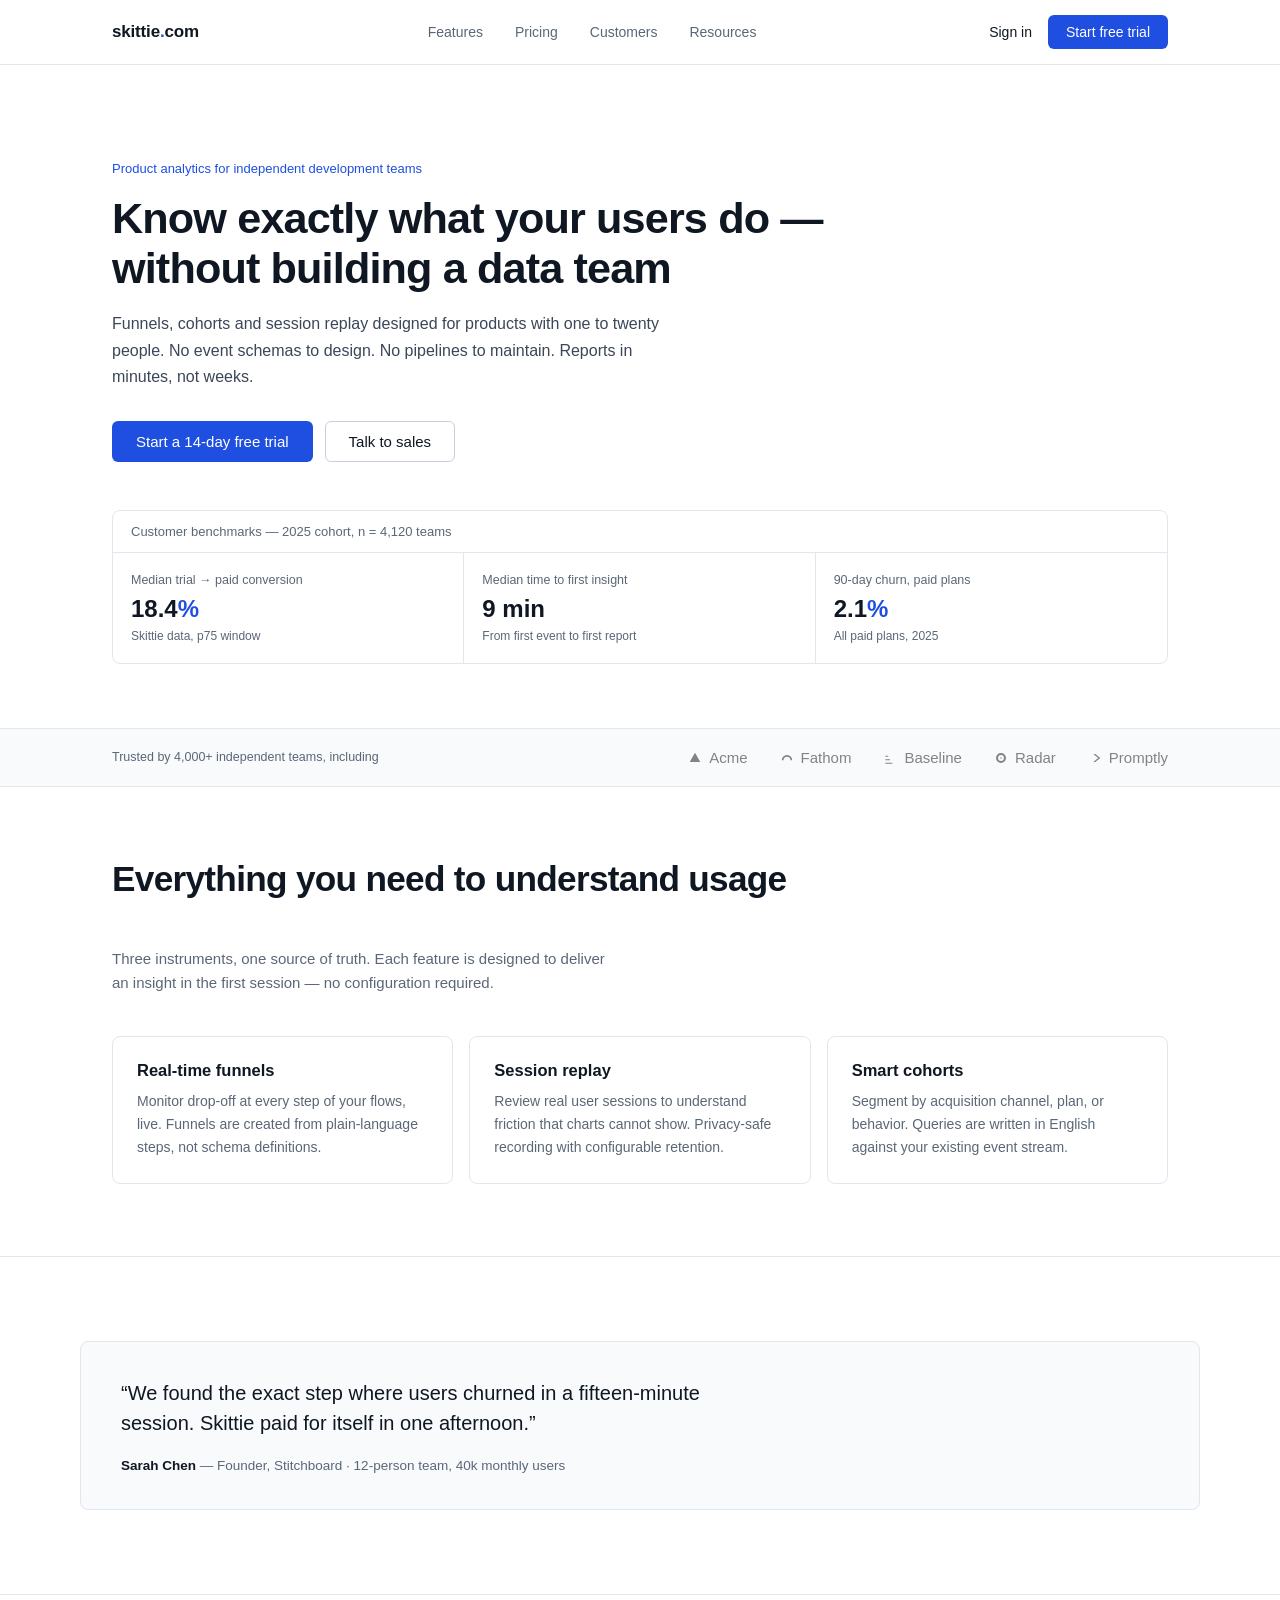
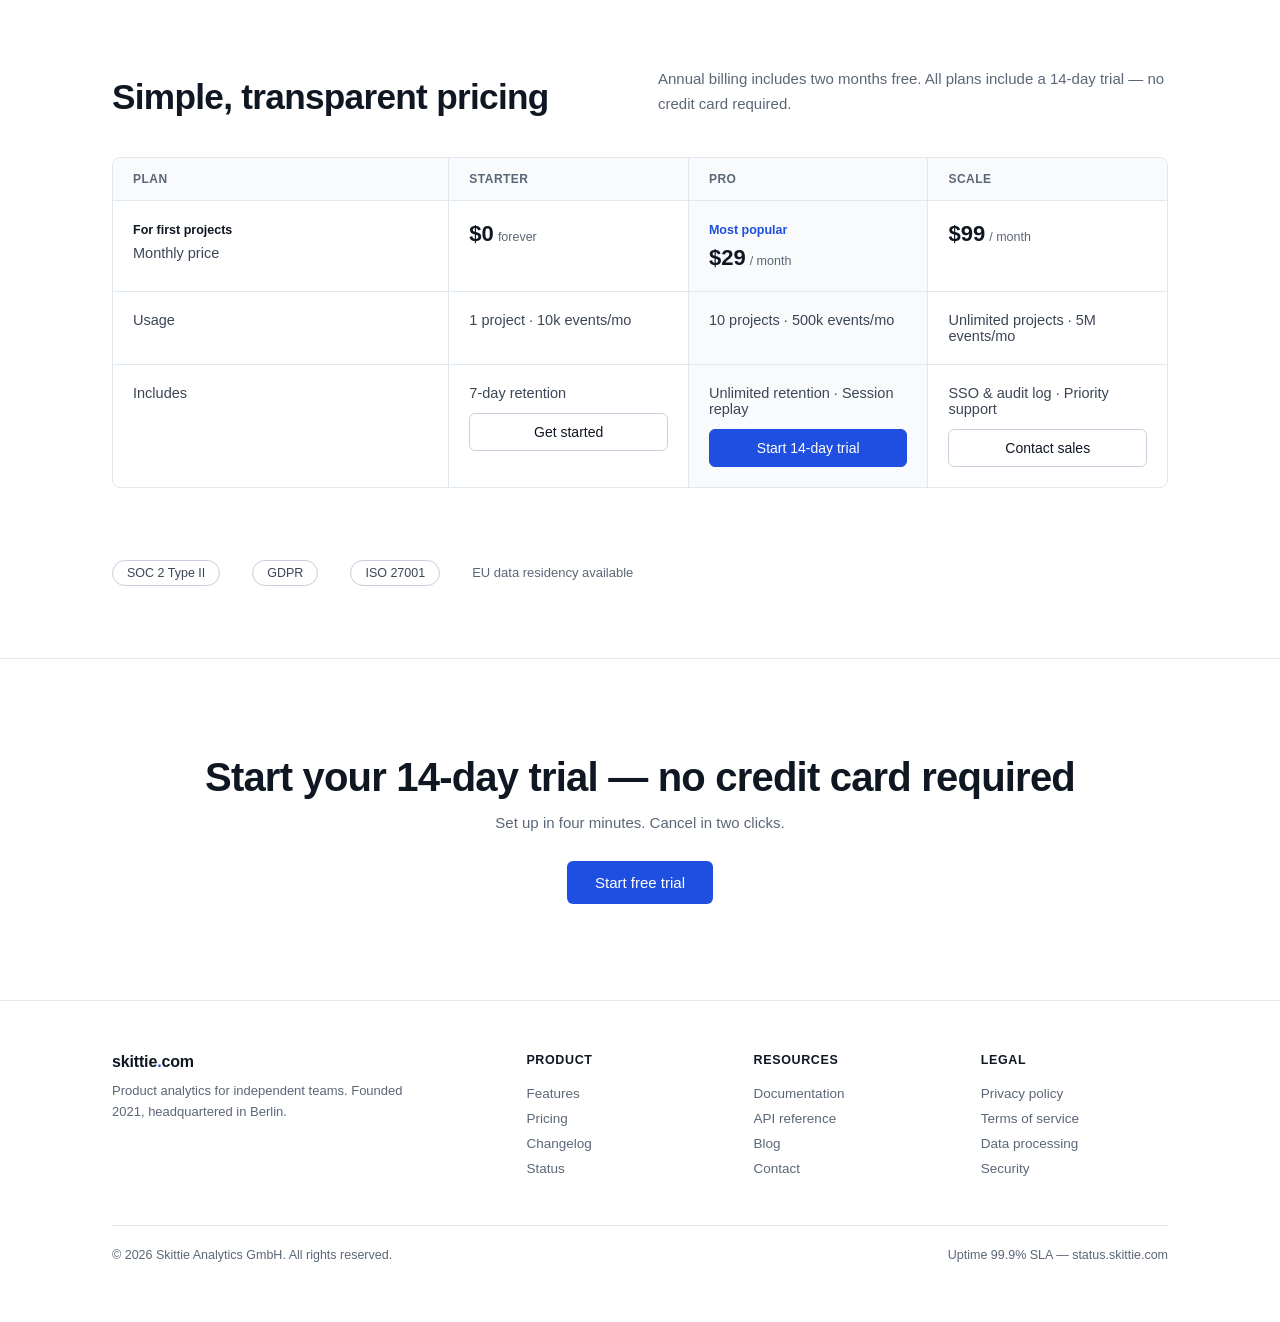
<file: examples/genre-demos/corporate-trust.html>
<!DOCTYPE html>
<html lang="en">
<head>
<meta charset="UTF-8">
<meta name="viewport" content="width=device-width, initial-scale=1.0">
<title>Skittie — Product analytics for indie founders</title>
<style>
  :root {
    --surface: #FFFFFF;
    --panel: #F8FAFC;
    --panel-hover: #F1F5F9;
    --ink: #0F1722;
    --body: #3B4657;
    --muted: #5B6777;
    --border: #E1E7EF;
    --border-strong: #C7D0DC;
    --accent: #1F4FE0;
    --success: #0E7F4B;
    --danger: #C0362C;
  }
  * { margin: 0; padding: 0; box-sizing: border-box; }
  body {
    background: var(--surface); color: var(--body);
    font-family: -apple-system, BlinkMacSystemFont, 'Segoe UI', 'Helvetica Neue', Arial, sans-serif;
    -webkit-font-smoothing: antialiased;
    font-size: 16px;
  }
  .container { max-width: 1120px; margin: 0 auto; padding: 0 32px; }

  nav { border-bottom: 1px solid var(--border); background: rgba(255,255,255,0.97); position: sticky; top: 0; z-index: 10; }
  .nav-inner { display: flex; justify-content: space-between; align-items: center; height: 64px; }
  .wordmark { font-weight: 600; font-size: 17px; color: var(--ink); letter-spacing: -0.01em; }
  .wordmark .dot { color: var(--accent); }
  .nav-center { display: flex; gap: 32px; }
  .nav-center a { text-decoration: none; color: var(--muted); font-size: 14px; font-weight: 500; }
  .nav-center a:hover { color: var(--ink); }
  .nav-right { display: flex; gap: 12px; align-items: center; }
  .nav-link { text-decoration: none; color: var(--ink); font-size: 14px; font-weight: 500; padding: 8px 4px; }
  .nav-link:hover { color: var(--accent); }
  .nav-cta {
    background: var(--accent); color: #fff; border: none; border-radius: 6px;
    padding: 9px 18px; font-size: 14px; font-weight: 500; cursor: pointer; text-decoration: none; display: inline-block;
  }
  .nav-cta:hover { background: #1B45C9; }

  header { padding: 96px 0 64px; }
  .eyebrow { font-size: 13px; font-weight: 500; color: var(--accent); margin-bottom: 18px; }
  h1 { font-size: clamp(1.9rem, 3.6vw, 2.7rem); font-weight: 600; color: var(--ink); letter-spacing: -0.02em; line-height: 1.15; max-width: 18em; }
  .hero-sub { margin-top: 18px; font-size: 16px; line-height: 1.65; color: var(--body); max-width: 36em; }
  .hero-actions { margin-top: 30px; display: flex; gap: 12px; align-items: center; }
  .btn-primary {
    background: var(--accent); color: #fff; border: none; border-radius: 6px;
    padding: 12px 24px; font-size: 15px; font-weight: 500; cursor: pointer; text-decoration: none; display: inline-block;
  }
  .btn-primary:hover { background: #1B45C9; }
  .btn-secondary {
    background: var(--surface); color: var(--ink); border: 1px solid var(--border-strong); border-radius: 6px;
    padding: 11px 23px; font-size: 15px; font-weight: 500; cursor: pointer; text-decoration: none; display: inline-block;
  }
  .btn-secondary:hover { border-color: var(--ink); }

  .hero-metrics {
    margin-top: 48px; background: var(--surface); border: 1px solid var(--border); border-radius: 8px; overflow: hidden;
  }
  .hm-head { padding: 13px 18px; border-bottom: 1px solid var(--border); font-size: 13px; color: var(--muted); font-weight: 500; }
  .metric-row { display: grid; grid-template-columns: repeat(3, 1fr); }
  .metric-cell { padding: 20px 18px; border-right: 1px solid var(--border); }
  .metric-cell:last-child { border-right: none; }
  .metric-label { font-size: 12.5px; color: var(--muted); margin-bottom: 8px; }
  .metric-value { font-size: 24px; font-weight: 600; color: var(--ink); font-variant-numeric: tabular-nums; }
  .metric-value .accent { color: var(--accent); }
  .metric-source { margin-top: 6px; font-size: 12px; color: var(--muted); }

  .logos { border-top: 1px solid var(--border); border-bottom: 1px solid var(--border); background: var(--panel); padding: 20px 0; }
  .logos-inner { display: flex; justify-content: space-between; align-items: center; flex-wrap: wrap; gap: 16px; }
  .logos-label { font-size: 12.5px; color: var(--muted); }
  .logos-row { display: flex; gap: 32px; color: var(--muted); font-size: 15px; font-weight: 500; filter: grayscale(1); opacity: 0.8; }

  section.section { border-bottom: 1px solid var(--border); }
  .section-head { padding: 72px 0 40px; display: flex; justify-content: space-between; align-items: end; gap: 48px; flex-wrap: wrap; }
  .section-head h2 { font-size: clamp(1.5rem, 2.8vw, 2.2rem); font-weight: 600; color: var(--ink); letter-spacing: -0.02em; }
  .section-manifest { color: var(--muted); font-size: 15px; line-height: 1.65; max-width: 34em; }

  .feature-grid { display: grid; grid-template-columns: repeat(3, 1fr); gap: 16px; padding-bottom: 72px; }
  .feature-card { background: var(--surface); border: 1px solid var(--border); border-radius: 8px; padding: 24px; }
  .feature-card:hover { border-color: var(--border-strong); background: var(--panel); }
  .feature-name { font-size: 16.5px; font-weight: 600; color: var(--ink); margin-bottom: 10px; }
  .feature-desc { font-size: 14px; line-height: 1.65; color: var(--muted); }

  .quote-block { padding: 84px 0; }
  .quote-wrap { background: var(--panel); border: 1px solid var(--border); border-radius: 8px; padding: 36px 40px; }
  .quote-wrap blockquote { font-size: 20px; font-weight: 500; color: var(--ink); line-height: 1.5; max-width: 30em; }
  .quote-attribution { margin-top: 20px; font-size: 13.5px; color: var(--muted); }
  .quote-attribution strong { color: var(--ink); font-weight: 600; }

  .price-table { border: 1px solid var(--border); border-radius: 8px; overflow: hidden; margin-bottom: 72px; background: var(--surface); }
  .price-row { display: grid; grid-template-columns: 1.4fr 1fr 1fr 1fr; border-top: 1px solid var(--border); }
  .price-row:first-child { border-top: none; }
  .price-row.head { background: var(--panel); }
  .price-row.head .price-cell { font-size: 12px; font-weight: 600; color: var(--muted); text-transform: uppercase; letter-spacing: 0.04em; padding: 14px 20px; }
  .price-row.head .price-cell:first-child { color: var(--muted); }
  .price-cell { padding: 20px; font-size: 14.5px; border-left: 1px solid var(--border); }
  .price-cell:first-child { border-left: none; font-weight: 500; }
  .price-cell .amount { font-size: 22px; font-weight: 600; color: var(--ink); font-variant-numeric: tabular-nums; }
  .price-cell .per { font-size: 12.5px; color: var(--muted); }
  .price-cell .features { list-style: none; font-size: 13.5px; color: var(--body); }
  .price-cell .features li { padding: 6px 0; }
  .price-cell.featured { background: var(--panel); }
  .featured-tag { display: inline-block; font-size: 12.5px; font-weight: 600; color: var(--accent); margin-bottom: 8px; }
  .price-btn {
    margin-top: 12px; width: 100%; padding: 10px; border-radius: 6px; font-size: 14px; font-weight: 500; cursor: pointer;
    background: var(--surface); color: var(--ink); border: 1px solid var(--border-strong);
  }
  .price-btn:hover { border-color: var(--ink); }
  .price-btn.primary { background: var(--accent); color: #fff; border-color: var(--accent); }
  .price-btn.primary:hover { background: #1B45C9; }

  .compliance-strip { display: flex; gap: 32px; flex-wrap: wrap; padding-bottom: 72px; align-items: center; }
  .compliance-item { font-size: 13px; color: var(--muted); font-weight: 500; }
  .compliance-item .badge {
    display: inline-block; border: 1px solid var(--border-strong); border-radius: 999px;
    padding: 5px 14px; font-size: 12.5px; font-weight: 500; color: var(--body); background: var(--surface);
  }

  .final-cta { padding: 96px 0; text-align: center; }
  .final-cta h2 { font-size: clamp(1.7rem, 3.2vw, 2.5rem); font-weight: 600; color: var(--ink); letter-spacing: -0.02em; }
  .final-cta p { margin: 14px 0 30px; color: var(--muted); font-size: 15px; }
  .final-cta .btn-primary { padding: 13px 28px; font-size: 15px; }

  footer { border-top: 1px solid var(--border); padding: 52px 0 60px; }
  .footer-grid { display: grid; grid-template-columns: 2fr 1fr 1fr 1fr; gap: 40px; }
  .footer-brand .wordmark { font-size: 16px; }
  .footer-brand p { margin-top: 10px; font-size: 13px; color: var(--muted); max-width: 24em; line-height: 1.6; }
  .footer-col h4 { font-size: 12.5px; font-weight: 600; color: var(--ink); text-transform: uppercase; letter-spacing: 0.05em; margin-bottom: 14px; }
  .footer-col a { display: block; text-decoration: none; color: var(--muted); font-size: 13.5px; padding: 5px 0; }
  .footer-col a:hover { color: var(--accent); }
  .footer-bottom { margin-top: 44px; padding-top: 22px; border-top: 1px solid var(--border); display: flex; justify-content: space-between; flex-wrap: wrap; gap: 12px; font-size: 12.5px; color: var(--muted); }
</style>
</head>
<body>

<nav>
  <div class="container nav-inner">
    <div class="wordmark">skittie<span class="dot">.</span>com</div>
    <div class="nav-center">
      <a href="#features">Features</a>
      <a href="#pricing">Pricing</a>
      <a href="#">Customers</a>
      <a href="#">Resources</a>
    </div>
    <div class="nav-right">
      <a class="nav-link" href="#">Sign in</a>
      <a class="nav-cta" href="#">Start free trial</a>
    </div>
  </div>
</nav>

<header>
  <div class="container">
    <p class="eyebrow">Product analytics for independent development teams</p>
    <h1>Know exactly what your users do — without building a data team</h1>
    <p class="hero-sub">Funnels, cohorts and session replay designed for products with one to twenty people. No event schemas to design. No pipelines to maintain. Reports in minutes, not weeks.</p>
    <div class="hero-actions">
      <a class="btn-primary" href="#pricing">Start a 14-day free trial</a>
      <a class="btn-secondary" href="#">Talk to sales</a>
    </div>

    <div class="hero-metrics">
      <div class="hm-head">Customer benchmarks — 2025 cohort, n = 4,120 teams</div>
      <div class="metric-row">
        <div class="metric-cell">
          <p class="metric-label">Median trial → paid conversion</p>
          <p class="metric-value">18.4<span class="accent">%</span></p>
          <p class="metric-source">Skittie data, p75 window</p>
        </div>
        <div class="metric-cell">
          <p class="metric-label">Median time to first insight</p>
          <p class="metric-value">9 min</p>
          <p class="metric-source">From first event to first report</p>
        </div>
        <div class="metric-cell">
          <p class="metric-label">90-day churn, paid plans</p>
          <p class="metric-value">2.1<span class="accent">%</span></p>
          <p class="metric-source">All paid plans, 2025</p>
        </div>
      </div>
    </div>
  </div>
</header>

<div class="logos">
  <div class="container logos-inner">
    <span class="logos-label">Trusted by 4,000+ independent teams, including</span>
    <div class="logos-row">
      <span><svg viewBox="0 0 24 24" style="width:14px;height:14px;fill:currentColor;vertical-align:-2px;margin-right:7px" aria-hidden="true"><path d="M12 3L21 19H3Z"/></svg>Acme</span><span><svg viewBox="0 0 24 24" style="width:14px;height:14px;fill:currentColor;vertical-align:-2px;margin-right:7px" aria-hidden="true"><path d="M3 16a9 9 0 0 1 18 0h-3a6 6 0 0 0-12 0z"/></svg>Fathom</span><span><svg viewBox="0 0 24 24" style="width:14px;height:14px;fill:currentColor;vertical-align:-2px;margin-right:7px" aria-hidden="true"><path d="M4 8h5v2H4zM4 14h8v2H4zM4 20h12v2H4z"/></svg>Baseline</span><span><svg viewBox="0 0 24 24" style="width:14px;height:14px;fill:currentColor;vertical-align:-2px;margin-right:7px" aria-hidden="true"><path d="M12 3.5a8.5 8.5 0 1 0 0 17 8.5 8.5 0 0 0 0-17zm0 3.5a5 5 0 1 1 0 10 5 5 0 0 1 0-10z"/><path d="M12 10.8a1.2 1.2 0 1 0 0 2.4 1.2 1.2 0 0 0 0-2.4z"/></svg>Radar</span><span><svg viewBox="0 0 24 24" style="width:14px;height:14px;fill:currentColor;vertical-align:-2px;margin-right:7px" aria-hidden="true"><path d="M9 5h3.5L21 12l-8.5 7H9l8.5-7z"/></svg>Promptly</span>
    </div>
  </div>
</div>

<section class="section" id="features">
  <div class="container">
    <div class="section-head">
      <h2>Everything you need to understand usage</h2>
      <p class="section-manifest">Three instruments, one source of truth. Each feature is designed to deliver an insight in the first session — no configuration required.</p>
    </div>
    <div class="feature-grid">
      <div class="feature-card">
        <h3 class="feature-name">Real-time funnels</h3>
        <p class="feature-desc">Monitor drop-off at every step of your flows, live. Funnels are created from plain-language steps, not schema definitions.</p>
      </div>
      <div class="feature-card">
        <h3 class="feature-name">Session replay</h3>
        <p class="feature-desc">Review real user sessions to understand friction that charts cannot show. Privacy-safe recording with configurable retention.</p>
      </div>
      <div class="feature-card">
        <h3 class="feature-name">Smart cohorts</h3>
        <p class="feature-desc">Segment by acquisition channel, plan, or behavior. Queries are written in English against your existing event stream.</p>
      </div>
    </div>
  </div>
</section>

<section class="section">
  <div class="container quote-block">
    <div class="quote-wrap">
      <blockquote>“We found the exact step where users churned in a fifteen-minute session. Skittie paid for itself in one afternoon.”</blockquote>
      <p class="quote-attribution"><strong>Sarah Chen</strong> — Founder, Stitchboard · 12-person team, 40k monthly users</p>
    </div>
  </div>
</section>

<section class="section" id="pricing">
  <div class="container">
    <div class="section-head">
      <h2>Simple, transparent pricing</h2>
      <p class="section-manifest">Annual billing includes two months free. All plans include a 14-day trial — no credit card required.</p>
    </div>
    <div class="price-table">
      <div class="price-row head">
        <div class="price-cell">Plan</div>
        <div class="price-cell">Starter</div>
        <div class="price-cell">Pro</div>
        <div class="price-cell">Scale</div>
      </div>
      <div class="price-row">
        <div class="price-cell">
          <span class="featured-tag" style="color:var(--ink)">For first projects</span><br>
          Monthly price
        </div>
        <div class="price-cell"><span class="amount">$0</span> <span class="per">forever</span></div>
        <div class="price-cell featured"><span class="featured-tag">Most popular</span><br><span class="amount">$29</span> <span class="per">/ month</span></div>
        <div class="price-cell"><span class="amount">$99</span> <span class="per">/ month</span></div>
      </div>
      <div class="price-row">
        <div class="price-cell">Usage</div>
        <div class="price-cell">1 project · 10k events/mo</div>
        <div class="price-cell featured">10 projects · 500k events/mo</div>
        <div class="price-cell">Unlimited projects · 5M events/mo</div>
      </div>
      <div class="price-row">
        <div class="price-cell">Includes</div>
        <div class="price-cell">7-day retention<br><button class="price-btn">Get started</button></div>
        <div class="price-cell featured">Unlimited retention · Session replay<br><button class="price-btn primary">Start 14-day trial</button></div>
        <div class="price-cell">SSO & audit log · Priority support<br><button class="price-btn">Contact sales</button></div>
      </div>
    </div>
    <div class="compliance-strip">
      <span class="compliance-item"><span class="badge">SOC 2 Type II</span></span>
      <span class="compliance-item"><span class="badge">GDPR</span></span>
      <span class="compliance-item"><span class="badge">ISO 27001</span></span>
      <span class="compliance-item">EU data residency available</span>
    </div>
  </div>
</section>

<section class="final-cta">
  <h2>Start your 14-day trial — no credit card required</h2>
  <p>Set up in four minutes. Cancel in two clicks.</p>
  <a class="btn-primary" href="#">Start free trial</a>
</section>

<footer>
  <div class="container">
    <div class="footer-grid">
      <div class="footer-brand">
        <div class="wordmark">skittie<span class="dot">.</span>com</div>
        <p>Product analytics for independent teams. Founded 2021, headquartered in Berlin.</p>
      </div>
      <div class="footer-col">
        <h4>Product</h4>
        <a href="#">Features</a>
        <a href="#">Pricing</a>
        <a href="#">Changelog</a>
        <a href="#">Status</a>
      </div>
      <div class="footer-col">
        <h4>Resources</h4>
        <a href="#">Documentation</a>
        <a href="#">API reference</a>
        <a href="#">Blog</a>
        <a href="#">Contact</a>
      </div>
      <div class="footer-col">
        <h4>Legal</h4>
        <a href="#">Privacy policy</a>
        <a href="#">Terms of service</a>
        <a href="#">Data processing</a>
        <a href="#">Security</a>
      </div>
    </div>
    <div class="footer-bottom">
      <span>© 2026 Skittie Analytics GmbH. All rights reserved.</span>
      <span>Uptime 99.9% SLA — status.skittie.com</span>
    </div>
  </div>
</footer>

</body>
</html>
</file>
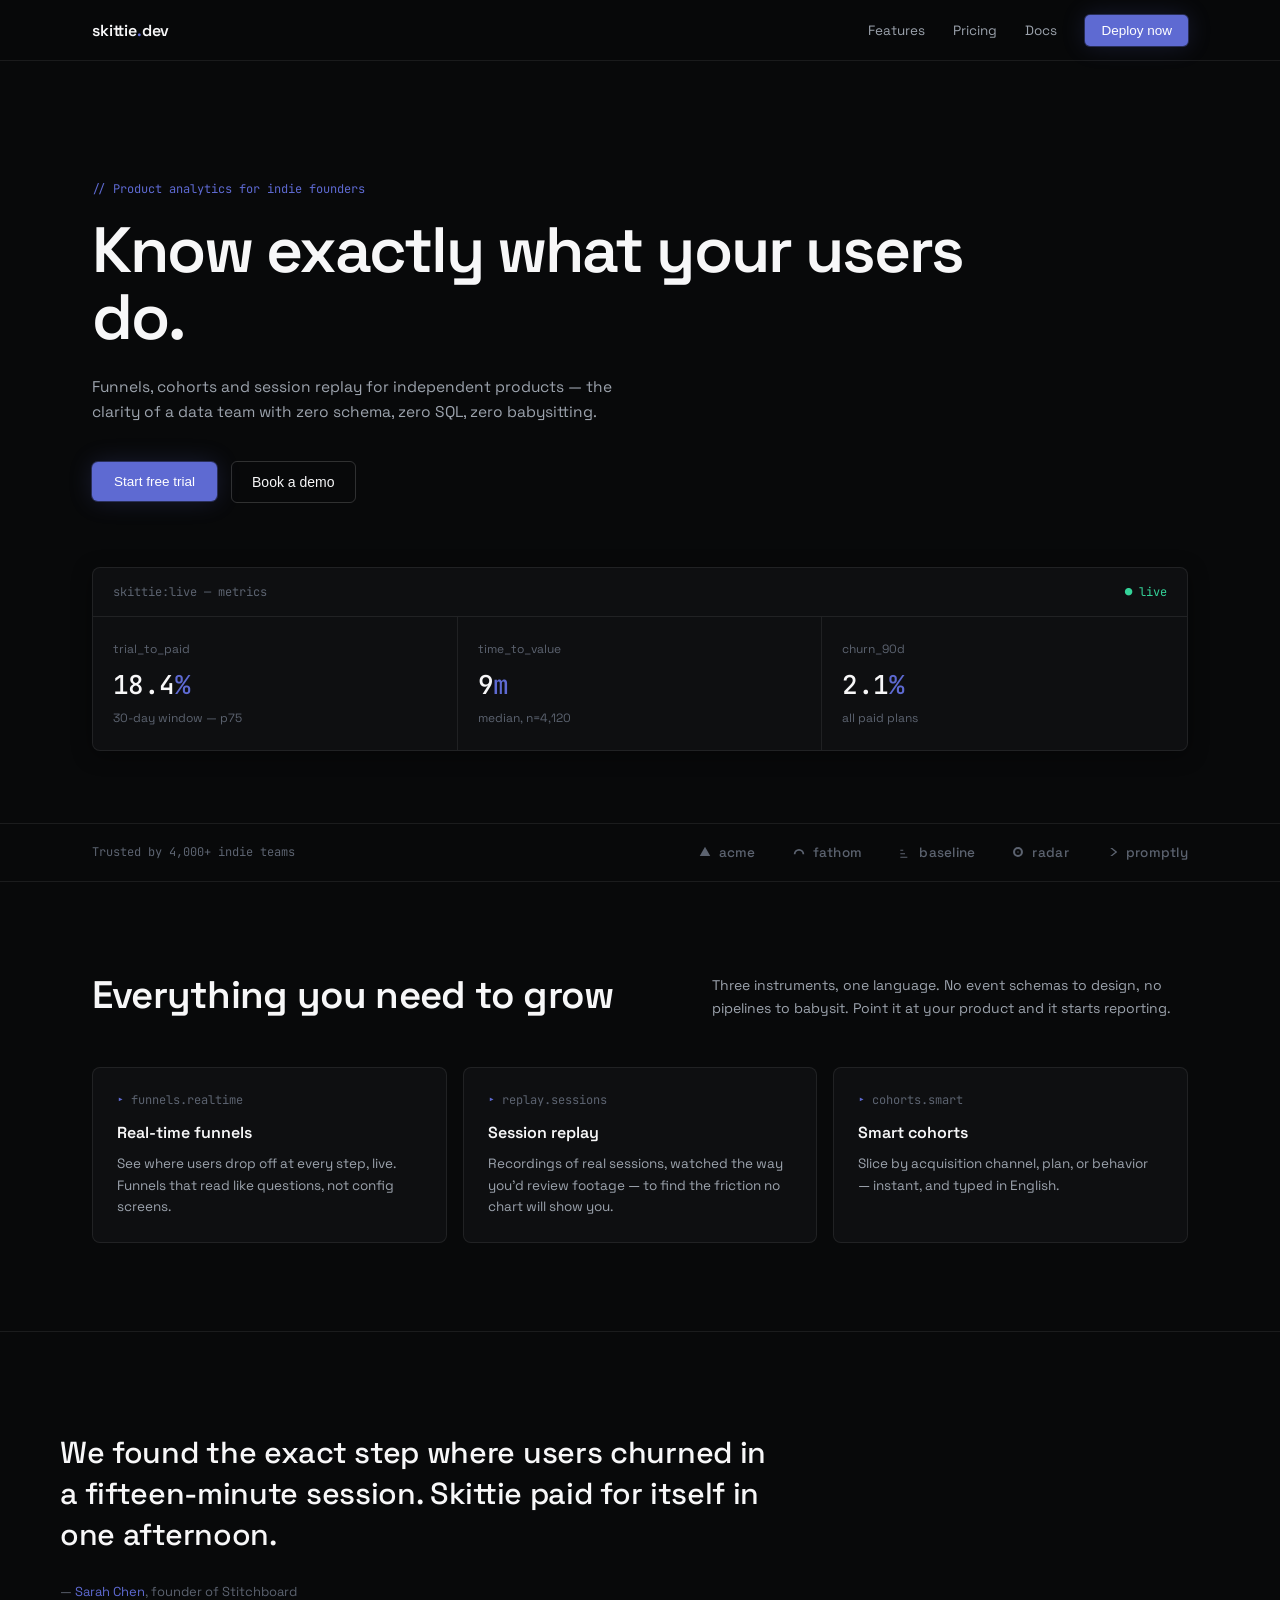
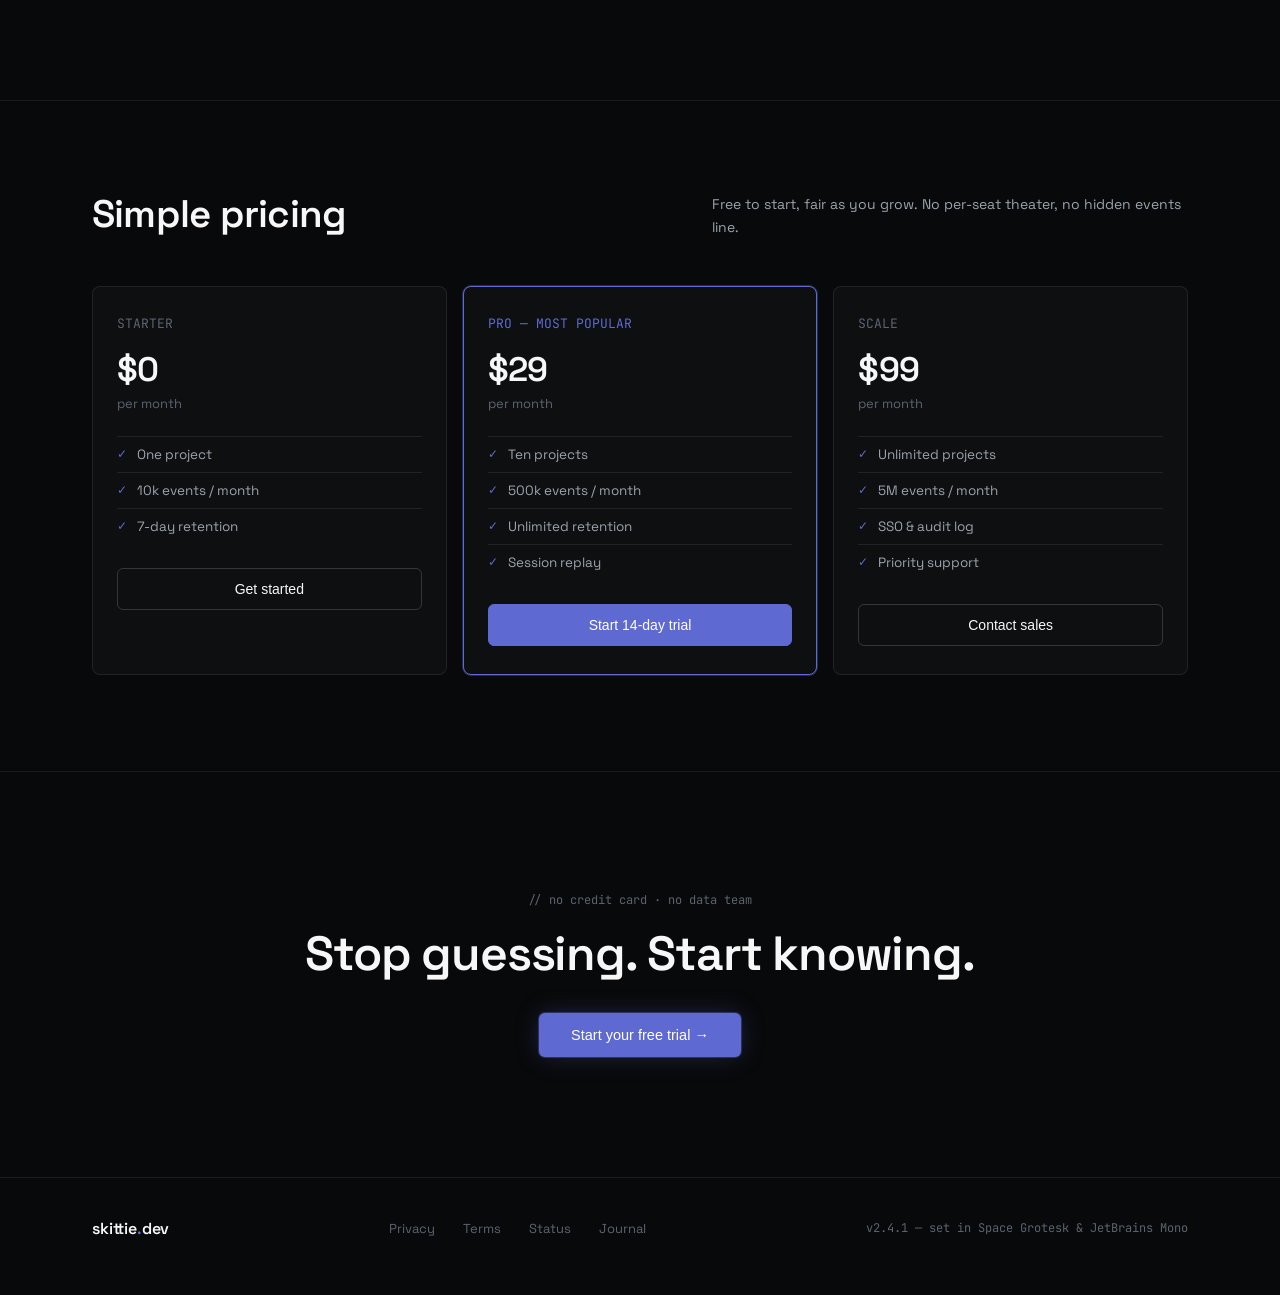
<file: examples/genre-demos/dark-tech.html>
<!DOCTYPE html>
<html lang="en">
<head>
<meta charset="UTF-8">
<meta name="viewport" content="width=device-width, initial-scale=1.0">
<title>Skittie — Product analytics for indie founders</title>
<link rel="preconnect" href="https://fonts.googleapis.com">
<link rel="preconnect" href="https://fonts.gstatic.com" crossorigin>
<link href="https://fonts.googleapis.com/css2?family=Space+Grotesk:wght@400;500;600&family=JetBrains+Mono:wght@400;500&display=swap" rel="stylesheet">
<style>
  :root {
    --bg: #08090A;
    --panel: #0E0F11;
    --panel-2: #131417;
    --hover: #181A1D;
    --text: #F7F7F8;
    --text-2: #9CA3AD;
    --text-3: #5C6370;
    --border: rgba(255, 255, 255, 0.08);
    --border-2: rgba(255, 255, 255, 0.16);
    --accent: #5E6AD2;
  }
  * { margin: 0; padding: 0; box-sizing: border-box; }
  body {
    background: var(--bg); color: var(--text);
    font-family: 'Space Grotesk', -apple-system, sans-serif;
    -webkit-font-smoothing: antialiased;
    font-size: 15px;
  }
  .mono { font-family: 'JetBrains Mono', ui-monospace, monospace; font-size: 12px; color: var(--text-3); }
  .container { max-width: 1160px; margin: 0 auto; padding: 0 32px; }

  nav { border-bottom: 1px solid var(--border); position: sticky; top: 0; background: rgba(8,9,10,0.85); backdrop-filter: blur(10px); z-index: 10; }
  .nav-inner { display: flex; justify-content: space-between; align-items: center; height: 60px; }
  .wordmark { font-weight: 600; font-size: 16px; letter-spacing: -0.01em; }
  .wordmark .dot { color: var(--accent); }
  .nav-links { display: flex; gap: 28px; align-items: center; }
  .nav-links a { text-decoration: none; color: var(--text-2); font-size: 13.5px; }
  .nav-links a:hover { color: var(--text); }
  .nav-cta {
    background: var(--accent); color: #fff; border: none; border-radius: 5px;
    padding: 8px 16px; font-size: 13.5px; font-weight: 500; cursor: pointer;
    box-shadow: 0 0 0 1px rgba(94,106,210,0.35), 0 0 24px rgba(94,106,210,0.2);
  }
  .nav-cta:hover { background: #6B76DC; }

  header { padding: 120px 0 72px; }
  .kicker { color: var(--accent); margin-bottom: 20px; }
  h1 {
    font-size: clamp(2.2rem, 5vw, 4rem); font-weight: 600; letter-spacing: -0.03em; line-height: 1.05;
    max-width: 14em;
  }
  .hero-sub { margin-top: 24px; color: var(--text-2); font-size: 15.5px; line-height: 1.6; max-width: 34em; }
  .hero-actions { margin-top: 36px; display: flex; gap: 14px; align-items: center; }
  .cta-ghost {
    background: none; border: 1px solid var(--border-2); color: var(--text); border-radius: 6px;
    padding: 12px 20px; font-size: 14px; font-weight: 500; cursor: pointer;
  }
  .cta-ghost:hover { background: var(--panel); border-color: rgba(255,255,255,0.3); }

  .panel {
    background: var(--panel); border: 1px solid var(--border); border-radius: 8px;
    box-shadow: 0 4px 20px rgba(0,0,0,0.4);
  }
  .metrics-panel { margin-top: 64px; }
  .panel-head { padding: 16px 20px; border-bottom: 1px solid var(--border); display: flex; justify-content: space-between; align-items: center; }
  .status { color: #34D399; display: flex; align-items: center; gap: 8px; }
  .status .pulse { width: 7px; height: 7px; border-radius: 50%; background: #34D399; opacity: 0.9; }
  .metric-grid { display: grid; grid-template-columns: repeat(3, 1fr); }
  .metric-cell { padding: 24px 20px; border-right: 1px solid var(--border); }
  .metric-cell:last-child { border-right: none; }
  .metric-label { font-size: 12px; color: var(--text-3); margin-bottom: 10px; }
  .metric-value { font-size: 26px; font-weight: 500; letter-spacing: -0.02em; font-family: 'JetBrains Mono', monospace; }
  .metric-value .accent { color: var(--accent); }
  .metric-foot { margin-top: 8px; font-size: 12px; color: var(--text-3); }

  .logos { border-top: 1px solid var(--border); border-bottom: 1px solid var(--border); padding: 20px 0; }
  .logos-inner { display: flex; justify-content: space-between; align-items: center; flex-wrap: wrap; gap: 16px; }
  .logos-row { display: flex; gap: 36px; color: var(--text-3); font-size: 13.5px; font-weight: 500; letter-spacing: 0.02em; }

  section.section { border-bottom: 1px solid var(--border); }
  .section-head { padding: 88px 0 48px; display: flex; justify-content: space-between; align-items: end; gap: 48px; flex-wrap: wrap; }
  .section-head h2 { font-size: clamp(1.6rem, 3vw, 2.4rem); font-weight: 600; letter-spacing: -0.02em; }
  .section-manifest { color: var(--text-2); font-size: 14px; line-height: 1.6; max-width: 34em; }

  .feature-grid { display: grid; grid-template-columns: repeat(3, 1fr); gap: 16px; padding-bottom: 88px; }
  .feature-card { background: var(--panel); border: 1px solid var(--border); border-radius: 8px; padding: 24px; }
  .feature-card:hover { background: var(--hover); border-color: var(--border-2); }
  .feature-id { font-size: 12px; color: var(--text-3); font-family: 'JetBrains Mono', monospace; }
  .feature-id::before { content: '▸ '; color: var(--accent); }
  .feature-name { margin: 14px 0 10px; font-size: 16px; font-weight: 600; }
  .feature-desc { color: var(--text-2); font-size: 13.5px; line-height: 1.6; }

  .quote-block { padding: 100px 0; }
  .quote-block blockquote { font-size: clamp(1.3rem, 2.4vw, 1.9rem); font-weight: 500; letter-spacing: -0.01em; line-height: 1.35; max-width: 24em; }
  .quote-attribution { margin-top: 28px; color: var(--text-3); font-size: 13px; }
  .quote-attribution .accent { color: var(--accent); }

  .price-grid { display: grid; grid-template-columns: repeat(3, 1fr); gap: 16px; padding-bottom: 96px; }
  .price-card { background: var(--panel); border: 1px solid var(--border); border-radius: 8px; padding: 28px 24px; }
  .price-card.featured { border-color: var(--accent); box-shadow: 0 0 0 1px rgba(94,106,210,0.35); }
  .price-name { font-size: 13px; color: var(--text-3); font-family: 'JetBrains Mono', monospace; }
  .price-card.featured .price-name { color: var(--accent); }
  .price-amount { margin: 16px 0 4px; font-size: 34px; font-weight: 600; letter-spacing: -0.02em; }
  .price-per { color: var(--text-3); font-size: 13px; }
  .price-features { margin: 24px 0; padding: 0; list-style: none; }
  .price-features li { padding: 9px 0; border-top: 1px solid var(--border); font-size: 13.5px; color: var(--text-2); display: flex; gap: 10px; align-items: center; }
  .price-features li::before { content: '✓'; color: var(--accent); font-size: 12px; }
  .price-btn { width: 100%; padding: 12px; border-radius: 6px; font-size: 14px; font-weight: 500; cursor: pointer; border: 1px solid var(--border-2); background: none; color: var(--text); }
  .price-btn:hover { background: var(--hover); }
  .price-btn.primary { background: var(--accent); color: #fff; border-color: var(--accent); }
  .price-btn.primary:hover { background: #6B76DC; }

  .final-cta { padding: 120px 0; text-align: center; }
  .final-cta .mono { margin-bottom: 20px; }
  .final-cta h2 { font-size: clamp(1.8rem, 4vw, 3rem); font-weight: 600; letter-spacing: -0.025em; max-width: 16em; margin: 0 auto 32px; line-height: 1.1; }
  .final-cta .cta-primary {
    background: var(--accent); color: #fff; border: none; border-radius: 6px;
    padding: 14px 32px; font-size: 14.5px; font-weight: 500; cursor: pointer;
    box-shadow: 0 0 0 1px rgba(94,106,210,0.35), 0 0 24px rgba(94,106,210,0.25);
  }

  footer { padding: 40px 0 56px; border-top: 1px solid var(--border); }
  .footer-inner { display: flex; justify-content: space-between; flex-wrap: wrap; gap: 16px; align-items: center; }
  .footer-links { display: flex; gap: 28px; }
  .footer-links a { text-decoration: none; color: var(--text-3); font-size: 13px; }
  .footer-links a:hover { color: var(--text); }
</style>
</head>
<body>

<nav>
  <div class="container nav-inner">
    <div class="wordmark">skittie<span class="dot">.</span>dev</div>
    <div class="nav-links">
      <a href="#features">Features</a>
      <a href="#pricing">Pricing</a>
      <a href="#">Docs</a>
      <button class="nav-cta">Deploy now</button>
    </div>
  </div>
</nav>

<header>
  <div class="container">
    <p class="kicker mono">// Product analytics for indie founders</p>
    <h1>Know exactly what your users do.</h1>
    <p class="hero-sub">Funnels, cohorts and session replay for independent products — the clarity of a data team with zero schema, zero SQL, zero babysitting.</p>
    <div class="hero-actions">
      <button class="nav-cta" style="padding:12px 22px;border-radius:6px">Start free trial</button>
      <button class="cta-ghost">Book a demo</button>
    </div>

    <div class="panel metrics-panel">
      <div class="panel-head">
        <span class="mono">skittie:live — metrics</span>
        <span class="status mono">● live</span>
      </div>
      <div class="metric-grid">
        <div class="metric-cell">
          <p class="metric-label">trial_to_paid</p>
          <p class="metric-value">18.4<span class="accent">%</span></p>
          <p class="metric-foot">30-day window — p75</p>
        </div>
        <div class="metric-cell">
          <p class="metric-label">time_to_value</p>
          <p class="metric-value">9<span class="accent">m</span></p>
          <p class="metric-foot">median, n=4,120</p>
        </div>
        <div class="metric-cell">
          <p class="metric-label">churn_90d</p>
          <p class="metric-value">2.1<span class="accent">%</span></p>
          <p class="metric-foot">all paid plans</p>
        </div>
      </div>
    </div>
  </div>
</header>

<div class="logos">
  <div class="container logos-inner">
    <span class="mono">Trusted by 4,000+ indie teams</span>
    <div class="logos-row">
      <span><svg viewBox="0 0 24 24" style="width:14px;height:14px;fill:currentColor;vertical-align:-2px;margin-right:7px" aria-hidden="true"><path d="M12 3L21 19H3Z"/></svg>acme</span><span><svg viewBox="0 0 24 24" style="width:14px;height:14px;fill:currentColor;vertical-align:-2px;margin-right:7px" aria-hidden="true"><path d="M3 16a9 9 0 0 1 18 0h-3a6 6 0 0 0-12 0z"/></svg>fathom</span><span><svg viewBox="0 0 24 24" style="width:14px;height:14px;fill:currentColor;vertical-align:-2px;margin-right:7px" aria-hidden="true"><path d="M4 8h5v2H4zM4 14h8v2H4zM4 20h12v2H4z"/></svg>baseline</span><span><svg viewBox="0 0 24 24" style="width:14px;height:14px;fill:currentColor;vertical-align:-2px;margin-right:7px" aria-hidden="true"><path d="M12 3.5a8.5 8.5 0 1 0 0 17 8.5 8.5 0 0 0 0-17zm0 3.5a5 5 0 1 1 0 10 5 5 0 0 1 0-10z"/><path d="M12 10.8a1.2 1.2 0 1 0 0 2.4 1.2 1.2 0 0 0 0-2.4z"/></svg>radar</span><span><svg viewBox="0 0 24 24" style="width:14px;height:14px;fill:currentColor;vertical-align:-2px;margin-right:7px" aria-hidden="true"><path d="M9 5h3.5L21 12l-8.5 7H9l8.5-7z"/></svg>promptly</span>
    </div>
  </div>
</div>

<section class="section" id="features">
  <div class="container">
    <div class="section-head">
      <h2>Everything you need to grow</h2>
      <p class="section-manifest">Three instruments, one language. No event schemas to design, no pipelines to babysit. Point it at your product and it starts reporting.</p>
    </div>
    <div class="feature-grid">
      <div class="feature-card">
        <p class="feature-id">funnels.realtime</p>
        <h3 class="feature-name">Real-time funnels</h3>
        <p class="feature-desc">See where users drop off at every step, live. Funnels that read like questions, not config screens.</p>
      </div>
      <div class="feature-card">
        <p class="feature-id">replay.sessions</p>
        <h3 class="feature-name">Session replay</h3>
        <p class="feature-desc">Recordings of real sessions, watched the way you'd review footage — to find the friction no chart will show you.</p>
      </div>
      <div class="feature-card">
        <p class="feature-id">cohorts.smart</p>
        <h3 class="feature-name">Smart cohorts</h3>
        <p class="feature-desc">Slice by acquisition channel, plan, or behavior — instant, and typed in English.</p>
      </div>
    </div>
  </div>
</section>

<section class="section">
  <div class="container quote-block">
    <blockquote>We found the exact step where users churned in a fifteen-minute session. Skittie paid for itself in one afternoon.</blockquote>
    <p class="quote-attribution">— <span class="accent">Sarah Chen</span>, founder of Stitchboard</p>
  </div>
</section>

<section class="section" id="pricing">
  <div class="container">
    <div class="section-head">
      <h2>Simple pricing</h2>
      <p class="section-manifest">Free to start, fair as you grow. No per-seat theater, no hidden events line.</p>
    </div>
    <div class="price-grid">
      <div class="price-card">
        <p class="price-name">STARTER</p>
        <p class="price-amount">$0</p>
        <p class="price-per">per month</p>
        <ul class="price-features">
          <li>One project</li>
          <li>10k events / month</li>
          <li>7-day retention</li>
        </ul>
        <button class="price-btn">Get started</button>
      </div>
      <div class="price-card featured">
        <p class="price-name">PRO — MOST POPULAR</p>
        <p class="price-amount">$29</p>
        <p class="price-per">per month</p>
        <ul class="price-features">
          <li>Ten projects</li>
          <li>500k events / month</li>
          <li>Unlimited retention</li>
          <li>Session replay</li>
        </ul>
        <button class="price-btn primary">Start 14-day trial</button>
      </div>
      <div class="price-card">
        <p class="price-name">SCALE</p>
        <p class="price-amount">$99</p>
        <p class="price-per">per month</p>
        <ul class="price-features">
          <li>Unlimited projects</li>
          <li>5M events / month</li>
          <li>SSO & audit log</li>
          <li>Priority support</li>
        </ul>
        <button class="price-btn">Contact sales</button>
      </div>
    </div>
  </div>
</section>

<section class="final-cta">
  <p class="mono">// no credit card · no data team</p>
  <h2>Stop guessing. Start knowing.</h2>
  <button class="cta-primary">Start your free trial →</button>
</section>

<footer>
  <div class="container footer-inner">
    <span class="wordmark">skittie<span class="dot">.</span>dev</span>
    <div class="footer-links">
      <a href="#">Privacy</a>
      <a href="#">Terms</a>
      <a href="#">Status</a>
      <a href="#">Journal</a>
    </div>
    <span class="mono">v2.4.1 — set in Space Grotesk & JetBrains Mono</span>
  </div>
</footer>

</body>
</html>
</file>
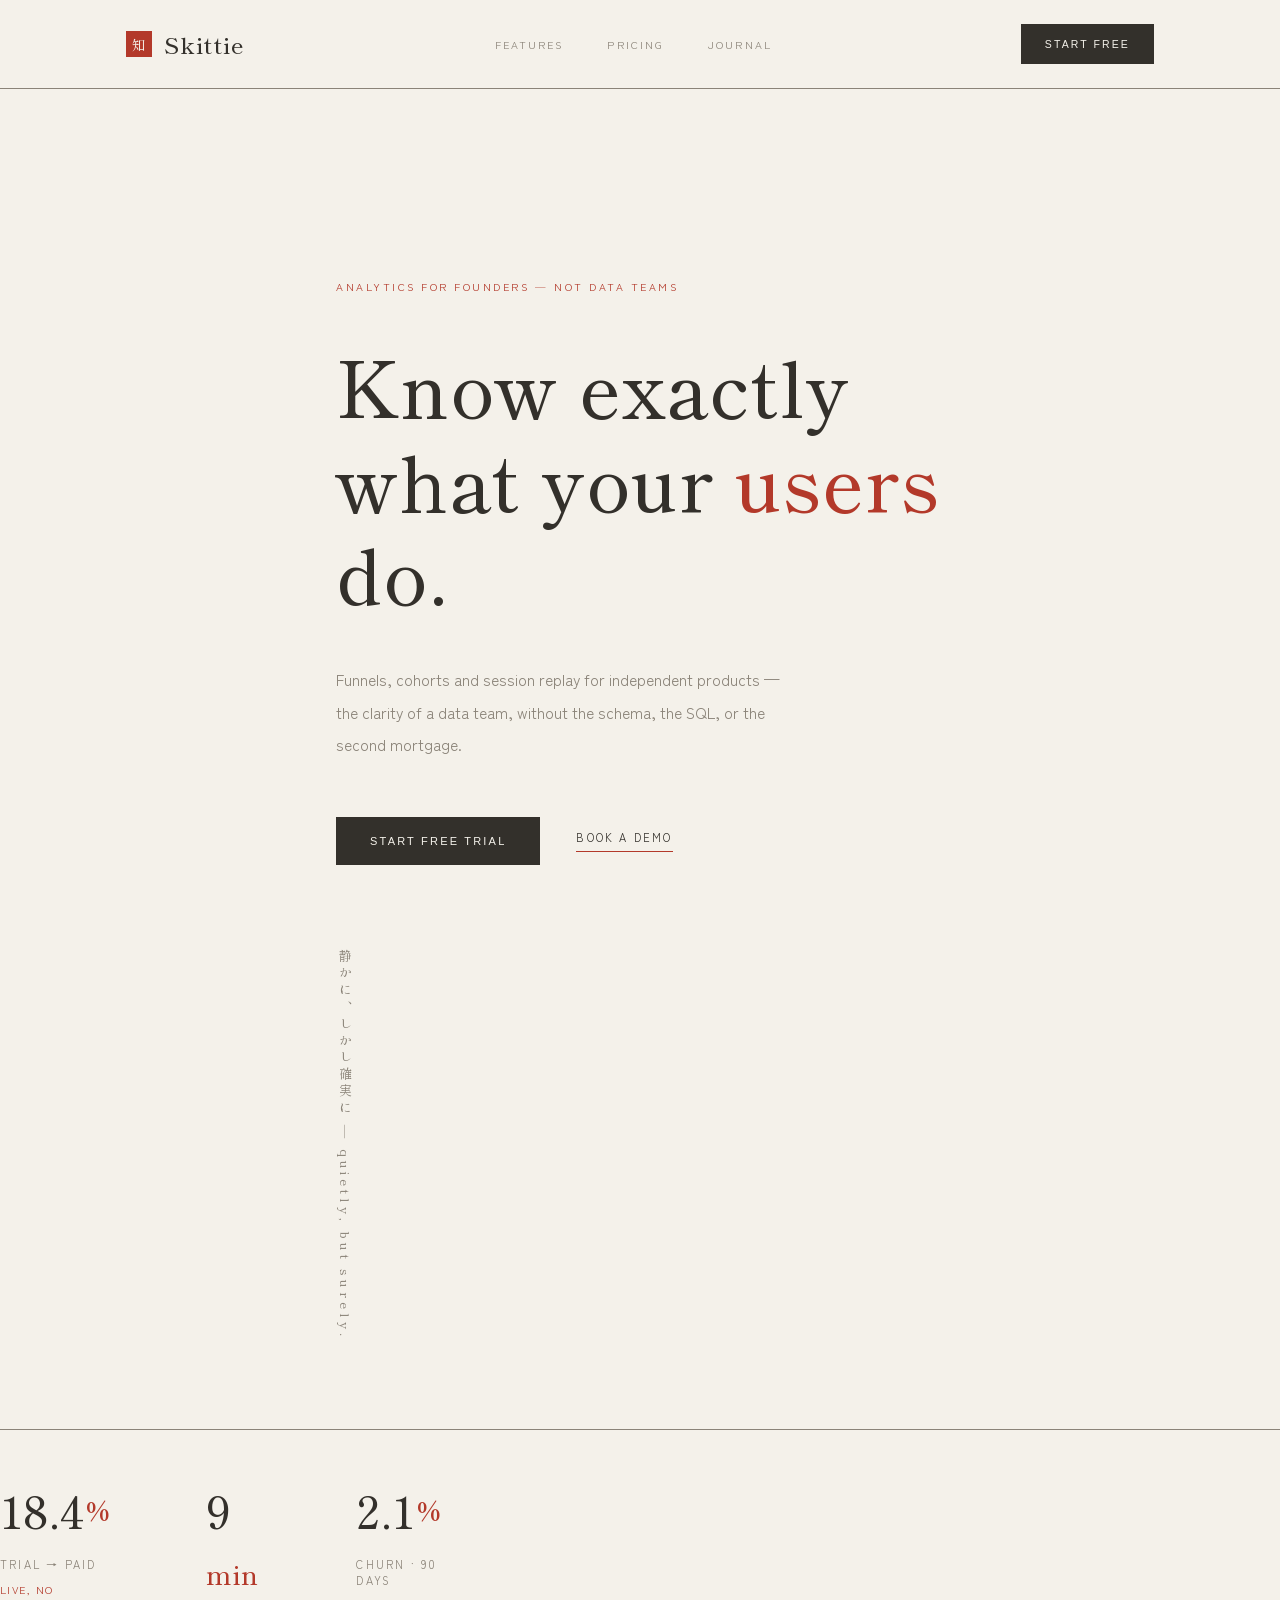
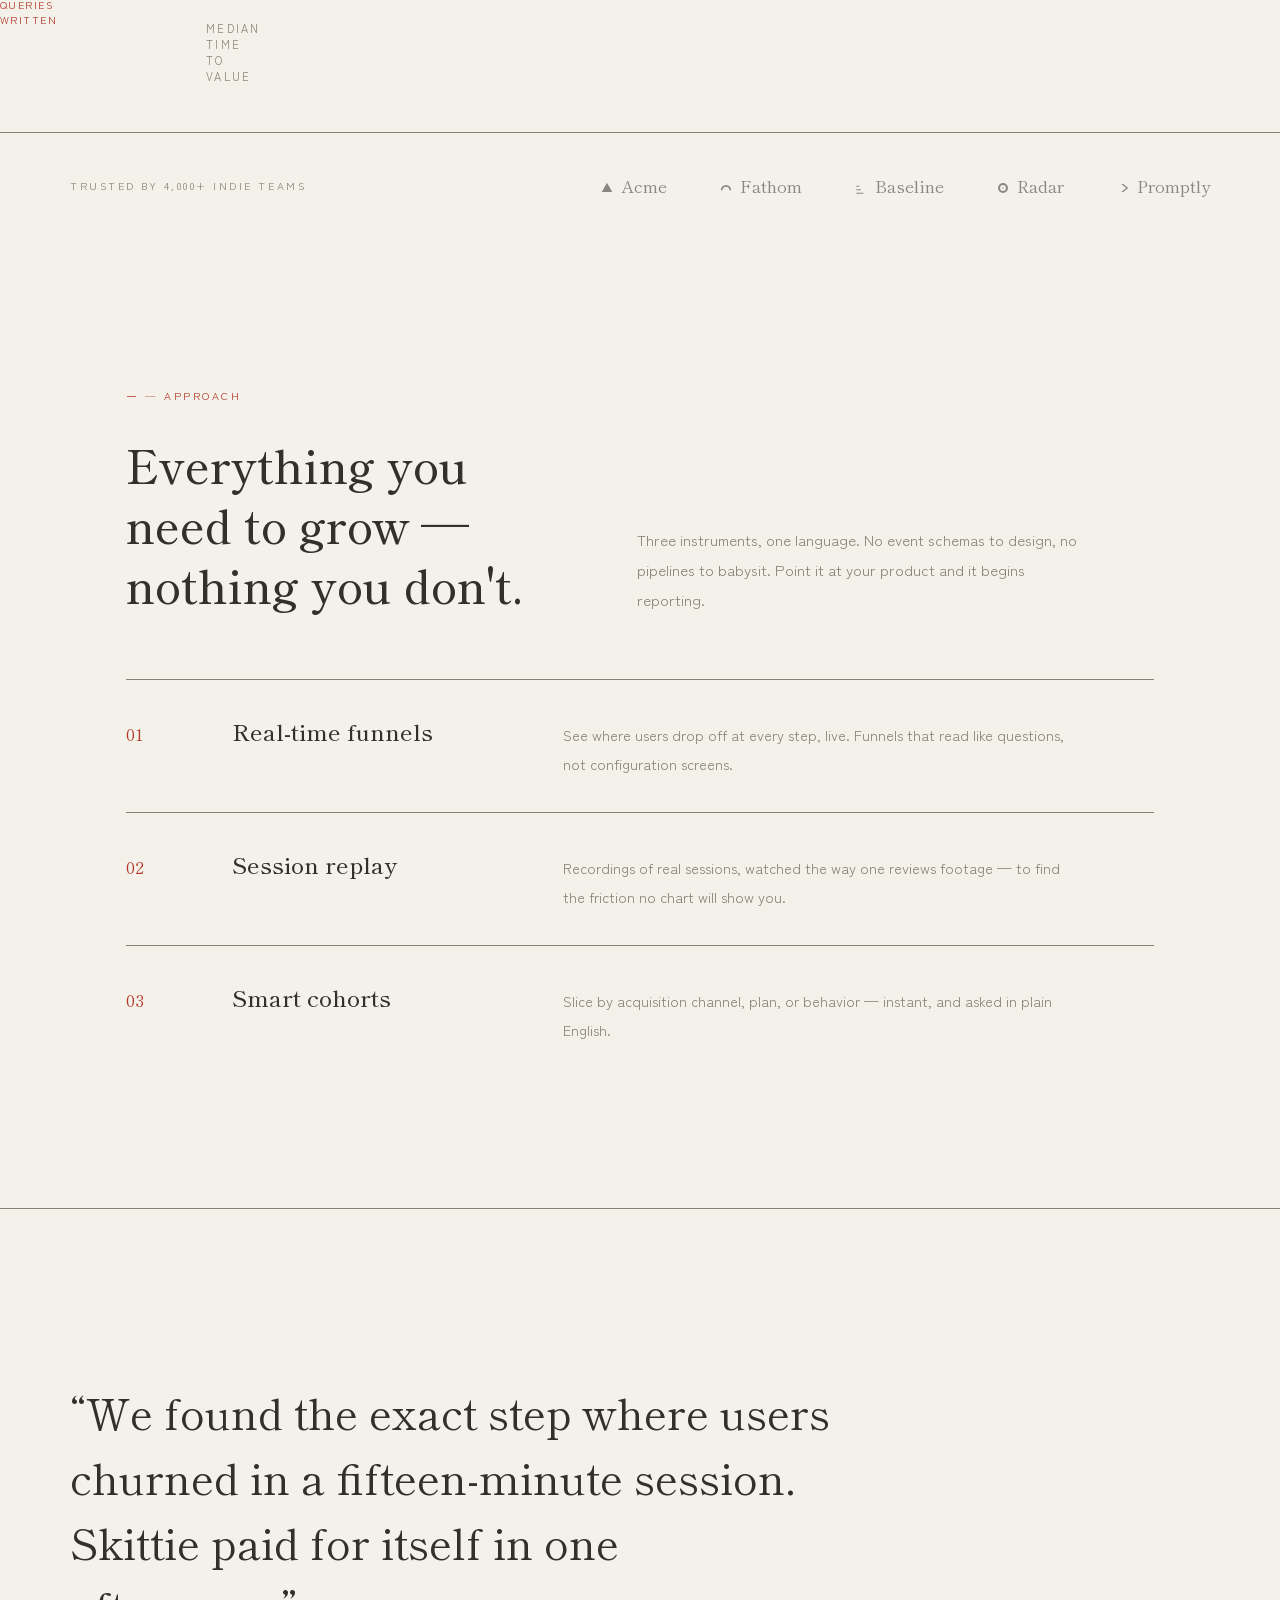
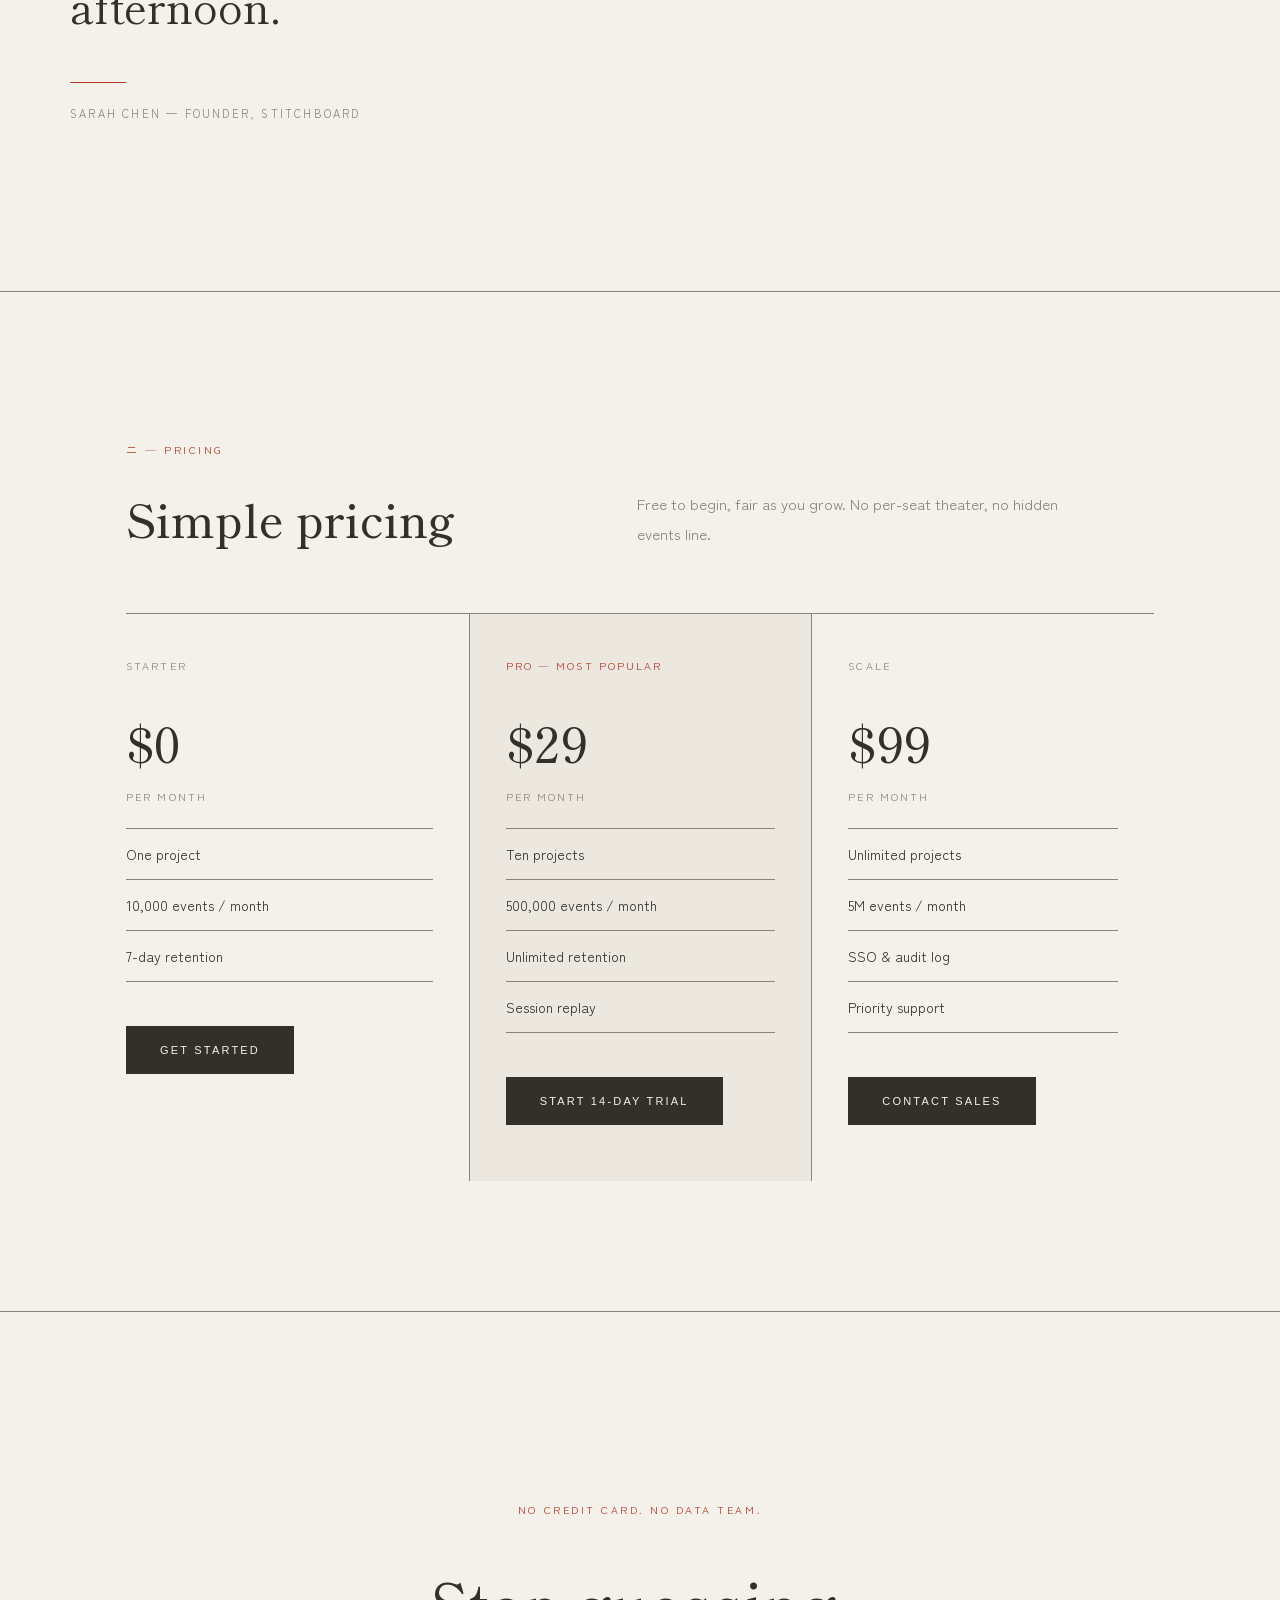
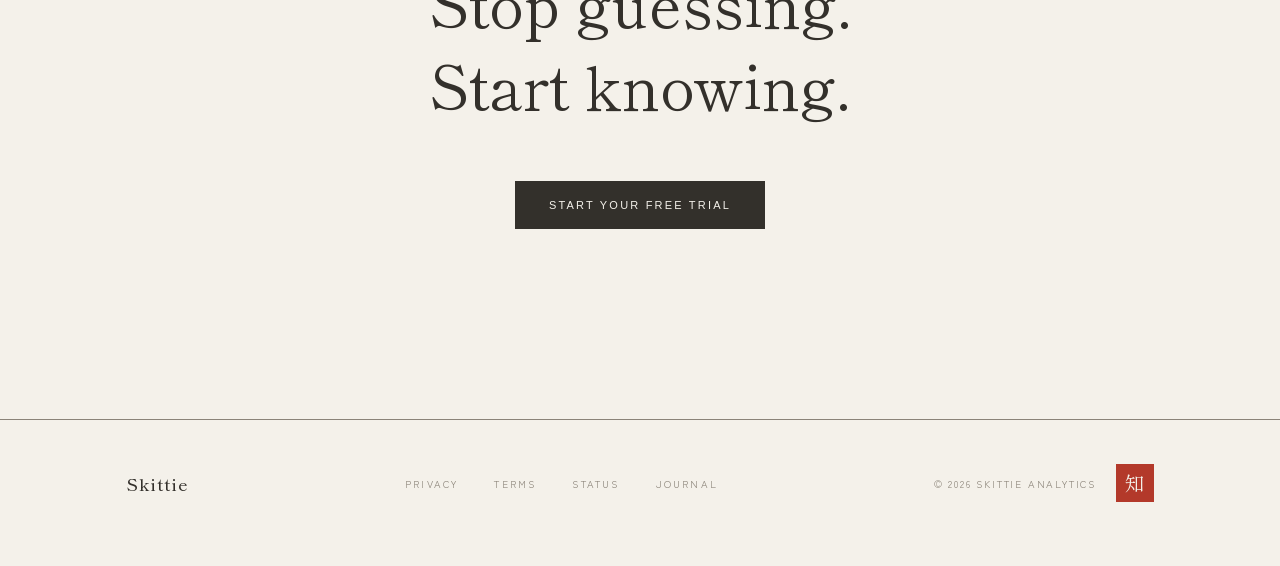
<file: examples/genre-demos/japanese-minimal.html>
<!DOCTYPE html>
<html lang="en">
<head>
<meta charset="UTF-8">
<meta name="viewport" content="width=device-width, initial-scale=1.0">
<title>Skittie — Product analytics for indie founders</title>
<link rel="preconnect" href="https://fonts.googleapis.com">
<link rel="preconnect" href="https://fonts.gstatic.com" crossorigin>
<link href="https://fonts.googleapis.com/css2?family=Shippori+Mincho:wght@400;500;600&family=Zen+Kaku+Gothic+New:wght@300;400;500&display=swap" rel="stylesheet">
<style>
  :root {
    --paper: #F4F1EA;
    --paper-deep: #ECE8DF;
    --ink: #33302B;
    --ash: #8A8378;
    --seal: #B3392A;
  }
  * { margin: 0; padding: 0; box-sizing: border-box; }
  body {
    background: var(--paper); color: var(--ink);
    font-family: 'Zen Kaku Gothic New', -apple-system, sans-serif;
    -webkit-font-smoothing: antialiased;
  }
  .mincho { font-family: 'Shippori Mincho', Georgia, serif; }
  .gothic-caps { font-family: 'Zen Kaku Gothic New', sans-serif; font-size: 10.5px; letter-spacing: 0.2em; text-transform: uppercase; font-weight: 500; }
  .container { max-width: 1140px; margin: 0 auto; padding: 0 56px; }
  @media (max-width: 760px) { .container { padding: 0 26px; } }

  nav { border-bottom: 1px solid var(--ash); }
  .nav-inner { display: flex; justify-content: space-between; align-items: center; height: 88px; }
  .wordmark { display: flex; align-items: center; gap: 12px; font-family: 'Shippori Mincho', serif; font-size: 23px; font-weight: 500; letter-spacing: 0.06em; }
  .wordmark .hanko { width: 26px; height: 26px; background: var(--seal); color: var(--paper); display: grid; place-items: center; font-family: 'Shippori Mincho', serif; font-size: 13px; line-height: 1; }
  .nav-links { display: flex; gap: 44px; }
  .nav-links a { text-decoration: none; color: var(--ash); font-size: 10.5px; letter-spacing: 0.2em; text-transform: uppercase; font-weight: 400; }
  .nav-links a:hover { color: var(--seal); }
  .nav-cta { background: var(--ink); color: var(--paper); border: none; padding: 14px 24px; cursor: pointer; font-size: 10.5px; letter-spacing: 0.2em; text-transform: uppercase; }
  .nav-cta:hover { background: var(--seal); }

  header { padding: 190px 0 90px; }
  .hero-col { max-width: 720px; }
  .kicker { color: var(--seal); font-size: 10.5px; letter-spacing: 0.24em; text-transform: uppercase; margin-bottom: 44px; }
  h1 {
    font-family: 'Shippori Mincho', serif; font-weight: 500;
    font-size: clamp(2.6rem, 6vw, 4.8rem); line-height: 1.22; letter-spacing: 0.01em;
  }
  h1 .line { display: block; }
  h1 .seal-word { color: var(--seal); }
  .hero-sub { margin-top: 44px; color: var(--ash); font-size: 15.5px; line-height: 2.1; max-width: 30em; }
  .hero-sub strong { color: var(--ink); font-weight: 400; }
  .hero-actions { margin-top: 56px; display: flex; align-items: center; gap: 36px; }
  .cta-solid { background: var(--ink); color: var(--paper); border: none; padding: 18px 34px; cursor: pointer; font-size: 11px; letter-spacing: 0.2em; text-transform: uppercase; font-weight: 500; border-radius: 0; }
  .cta-solid:hover { background: var(--seal); }
  .cta-text { text-decoration: none; color: var(--ink); font-size: 11px; letter-spacing: 0.2em; text-transform: uppercase; border-bottom: 1px solid var(--seal); padding-bottom: 6px; }
  .cta-text:hover { color: var(--seal); }

  .vertical-note {
    writing-mode: vertical-rl; font-family: 'Shippori Mincho', serif; font-size: 13px;
    letter-spacing: 0.3em; color: var(--ash); margin-top: 84px;
  }

  .metrics { border-top: 1px solid var(--ash); border-bottom: 1px solid var(--ash); padding: 48px 0; display: grid; grid-template-columns: repeat(3, 1fr); }
  .metric-cell { padding-right: 48px; }
  .metric-value { font-family: 'Shippori Mincho', serif; font-size: 44px; font-weight: 500; letter-spacing: 0.01em; }
  .metric-value .red { color: var(--seal); font-size: 0.6em; vertical-align: 0.3em; }
  .metric-label { margin-top: 14px; color: var(--ash); font-size: 11px; letter-spacing: 0.2em; text-transform: uppercase; }
  .metric-note { margin-top: 10px; color: var(--seal); font-size: 10.5px; letter-spacing: 0.14em; text-transform: uppercase; }

  .logos { padding: 40px 0; display: flex; justify-content: space-between; align-items: center; flex-wrap: wrap; gap: 20px; }
  .logos-label { color: var(--ash); font-size: 10.5px; letter-spacing: 0.24em; text-transform: uppercase; }
  .logos-row { display: flex; gap: 52px; }
  .logos-row span { font-family: 'Shippori Mincho', serif; font-size: 17px; color: var(--ink); opacity: 0.55; }

  section.section { border-bottom: 1px solid var(--ash); }
  .section-head { padding: 150px 0 64px; display: grid; grid-template-columns: 5fr 6fr; column-gap: 80px; align-items: end; }
  .section-num { color: var(--seal); margin-bottom: 32px; font-size: 10.5px; letter-spacing: 0.24em; text-transform: uppercase; }
  .section-head h2 { font-family: 'Shippori Mincho', serif; font-weight: 500; font-size: clamp(1.9rem, 3.6vw, 2.9rem); line-height: 1.3; }
  .section-manifest { color: var(--ash); font-size: 15px; line-height: 2.0; max-width: 30em; }

  .feature-list { padding-bottom: 130px; }
  .feature-row { display: grid; grid-template-columns: 70px 3fr 6fr; column-gap: 36px; padding: 34px 0; border-top: 1px solid var(--ash); align-items: baseline; }
  .feature-no { font-family: 'Shippori Mincho', serif; font-size: 17px; color: var(--seal); }
  .feature-name { font-family: 'Shippori Mincho', serif; font-size: 23px; font-weight: 500; }
  .feature-desc { color: var(--ash); font-size: 14.5px; line-height: 2.0; max-width: 36em; }

  .quote-block { padding: 170px 0; }
  .quote-block blockquote { font-family: 'Shippori Mincho', serif; font-weight: 400; font-size: clamp(1.7rem, 3.4vw, 2.7rem); line-height: 1.5; max-width: 18em; }
  .quote-rule { width: 56px; height: 1px; background: var(--seal); margin: 44px 0 22px; }
  .quote-attribution { color: var(--ash); font-size: 11px; letter-spacing: 0.2em; text-transform: uppercase; }

  .price-grid { display: grid; grid-template-columns: repeat(3, 1fr); border-top: 1px solid var(--ash); padding-bottom: 130px; }
  .price-col { padding: 44px 36px 0; border-left: 1px solid var(--ash); }
  .price-col:first-child { border-left: none; padding-left: 0; }
  .price-col.featured { background: var(--paper-deep); padding: 44px 36px 56px; }
  .price-name { color: var(--ash); margin-bottom: 34px; font-size: 10.5px; letter-spacing: 0.2em; text-transform: uppercase; }
  .price-featured-name { color: var(--seal); }
  .price-amount { font-family: 'Shippori Mincho', serif; font-size: 48px; font-weight: 500; letter-spacing: 0.01em; }
  .price-per { color: var(--ash); margin-top: 12px; font-size: 10.5px; letter-spacing: 0.2em; text-transform: uppercase; }
  .price-feature { padding: 15px 0; border-top: 1px solid var(--ash); font-size: 14px; color: var(--ink); }
  .price-feature:last-of-type { border-bottom: 1px solid var(--ash); }
  .price-cta { margin-top: 44px; display: block; }

  .final-cta { padding: 190px 0; }
  .final-cta .kicker { text-align: center; }
  .final-cta h2 { font-family: 'Shippori Mincho', serif; font-weight: 400; font-size: clamp(2.2rem, 4.8vw, 3.8rem); line-height: 1.35; text-align: center; max-width: 14em; margin: 0 auto 56px; }
  .final-cta .cta-wrap { text-align: center; }

  footer { border-top: 1px solid var(--ash); padding: 44px 0 64px; }
  .footer-inner { display: flex; justify-content: space-between; align-items: center; flex-wrap: wrap; gap: 20px; }
  .footer-links { display: flex; gap: 36px; }
  .footer-links a { text-decoration: none; color: var(--ash); font-size: 10px; letter-spacing: 0.22em; text-transform: uppercase; }
  .footer-links a:hover { color: var(--seal); }
  .footer-right { display: flex; align-items: center; gap: 20px; color: var(--ash); font-size: 10px; letter-spacing: 0.18em; text-transform: uppercase; }
  .hanko {
    width: 38px; height: 38px; background: var(--seal); color: var(--paper);
    display: grid; place-items: center; font-family: 'Shippori Mincho', serif; font-size: 20px; line-height: 1;
  }
</style>
</head>
<body>

<nav>
  <div class="container nav-inner">
    <div class="wordmark"><span class="hanko">知</span>Skittie</div>
    <div class="nav-links">
      <a href="#features">Features</a>
      <a href="#pricing">Pricing</a>
      <a href="#">Journal</a>
    </div>
    <button class="nav-cta">Start free</button>
  </div>
</nav>

<header>
  <div class="container hero-col">
    <p class="kicker">Analytics for founders — not data teams</p>
    <h1>
      <span class="line">Know exactly</span>
      <span class="line">what your <span class="seal-word">users</span> do.</span>
    </h1>
    <p class="hero-sub">Funnels, cohorts and session replay for independent products — the clarity of a data team, without the schema, the SQL, or the second mortgage.</p>
    <div class="hero-actions">
      <button class="cta-solid">Start free trial</button>
      <a class="cta-text" href="#pricing">Book a demo</a>
    </div>
    <p class="vertical-note">静かに、しかし確実に — quietly, but surely.</p>
  </div>
</header>

<div class="metrics">
  <div class="container" style="display:grid;grid-template-columns:repeat(3,1fr);gap:48px;padding:0">
    <div class="metric-cell">
      <span class="metric-value">18.4<span class="red">%</span></span>
      <p class="metric-label">Trial → Paid</p>
      <p class="metric-note">Live, no queries written</p>
    </div>
    <div class="metric-cell">
      <span class="metric-value">9<span class="red"> min</span></span>
      <p class="metric-label">Median time to value</p>
    </div>
    <div class="metric-cell">
      <span class="metric-value">2.1<span class="red">%</span></span>
      <p class="metric-label">Churn · 90 days</p>
    </div>
  </div>
</div>

<div class="container logos">
  <span class="logos-label">Trusted by 4,000+ indie teams</span>
  <div class="logos-row">
    <span><svg viewBox="0 0 24 24" style="width:14px;height:14px;fill:currentColor;vertical-align:-2px;margin-right:7px" aria-hidden="true"><path d="M12 3L21 19H3Z"/></svg>Acme</span><span><svg viewBox="0 0 24 24" style="width:14px;height:14px;fill:currentColor;vertical-align:-2px;margin-right:7px" aria-hidden="true"><path d="M3 16a9 9 0 0 1 18 0h-3a6 6 0 0 0-12 0z"/></svg>Fathom</span><span><svg viewBox="0 0 24 24" style="width:14px;height:14px;fill:currentColor;vertical-align:-2px;margin-right:7px" aria-hidden="true"><path d="M4 8h5v2H4zM4 14h8v2H4zM4 20h12v2H4z"/></svg>Baseline</span><span><svg viewBox="0 0 24 24" style="width:14px;height:14px;fill:currentColor;vertical-align:-2px;margin-right:7px" aria-hidden="true"><path d="M12 3.5a8.5 8.5 0 1 0 0 17 8.5 8.5 0 0 0 0-17zm0 3.5a5 5 0 1 1 0 10 5 5 0 0 1 0-10z"/><path d="M12 10.8a1.2 1.2 0 1 0 0 2.4 1.2 1.2 0 0 0 0-2.4z"/></svg>Radar</span><span><svg viewBox="0 0 24 24" style="width:14px;height:14px;fill:currentColor;vertical-align:-2px;margin-right:7px" aria-hidden="true"><path d="M9 5h3.5L21 12l-8.5 7H9l8.5-7z"/></svg>Promptly</span>
  </div>
</div>

<section class="section" id="features">
  <div class="container">
    <div class="section-head">
      <div>
        <p class="section-num">一 — Approach</p>
        <h2>Everything you need to grow — nothing you don't.</h2>
      </div>
      <p class="section-manifest">Three instruments, one language. No event schemas to design, no pipelines to babysit. Point it at your product and it begins reporting.</p>
    </div>
    <div class="feature-list">
      <div class="feature-row">
        <span class="feature-no">01</span>
        <h3 class="feature-name">Real-time funnels</h3>
        <p class="feature-desc">See where users drop off at every step, live. Funnels that read like questions, not configuration screens.</p>
      </div>
      <div class="feature-row">
        <span class="feature-no">02</span>
        <h3 class="feature-name">Session replay</h3>
        <p class="feature-desc">Recordings of real sessions, watched the way one reviews footage — to find the friction no chart will show you.</p>
      </div>
      <div class="feature-row">
        <span class="feature-no">03</span>
        <h3 class="feature-name">Smart cohorts</h3>
        <p class="feature-desc">Slice by acquisition channel, plan, or behavior — instant, and asked in plain English.</p>
      </div>
    </div>
  </div>
</section>

<section class="section">
  <div class="container quote-block">
    <blockquote>“We found the exact step where users churned in a fifteen-minute session. Skittie paid for itself in one afternoon.”</blockquote>
    <div class="quote-rule"></div>
    <p class="quote-attribution">Sarah Chen — Founder, Stitchboard</p>
  </div>
</section>

<section class="section" id="pricing">
  <div class="container">
    <div class="section-head">
      <div>
        <p class="section-num">二 — Pricing</p>
        <h2>Simple pricing</h2>
      </div>
      <p class="section-manifest">Free to begin, fair as you grow. No per-seat theater, no hidden events line.</p>
    </div>
    <div class="price-grid">
      <div class="price-col">
        <p class="price-name">Starter</p>
        <p class="price-amount">$0</p>
        <p class="price-per">Per month</p>
        <div style="height:24px"></div>
        <p class="price-feature">One project</p>
        <p class="price-feature">10,000 events / month</p>
        <p class="price-feature">7-day retention</p>
        <button class="cta-solid price-cta">Get started</button>
      </div>
      <div class="price-col featured">
        <p class="price-name price-featured-name">Pro — most popular</p>
        <p class="price-amount">$29</p>
        <p class="price-per">Per month</p>
        <div style="height:24px"></div>
        <p class="price-feature">Ten projects</p>
        <p class="price-feature">500,000 events / month</p>
        <p class="price-feature">Unlimited retention</p>
        <p class="price-feature">Session replay</p>
        <button class="cta-solid price-cta">Start 14-day trial</button>
      </div>
      <div class="price-col">
        <p class="price-name">Scale</p>
        <p class="price-amount">$99</p>
        <p class="price-per">Per month</p>
        <div style="height:24px"></div>
        <p class="price-feature">Unlimited projects</p>
        <p class="price-feature">5M events / month</p>
        <p class="price-feature">SSO & audit log</p>
        <p class="price-feature">Priority support</p>
        <button class="cta-solid price-cta">Contact sales</button>
      </div>
    </div>
  </div>
</section>

<section class="final-cta">
  <p class="kicker" style="color:var(--seal)">No credit card. No data team.</p>
  <h2>Stop guessing.<br>Start knowing.</h2>
  <div class="cta-wrap">
    <button class="cta-solid">Start your free trial</button>
  </div>
</section>

<footer>
  <div class="container footer-inner">
    <span class="wordmark" style="font-size:17px">Skittie</span>
    <div class="footer-links">
      <a href="#">Privacy</a>
      <a href="#">Terms</a>
      <a href="#">Status</a>
      <a href="#">Journal</a>
    </div>
    <div class="footer-right">
      <span>© 2026 Skittie Analytics</span>
      <span class="hanko">知</span>
    </div>
  </div>
</footer>

</body>
</html>
</file>
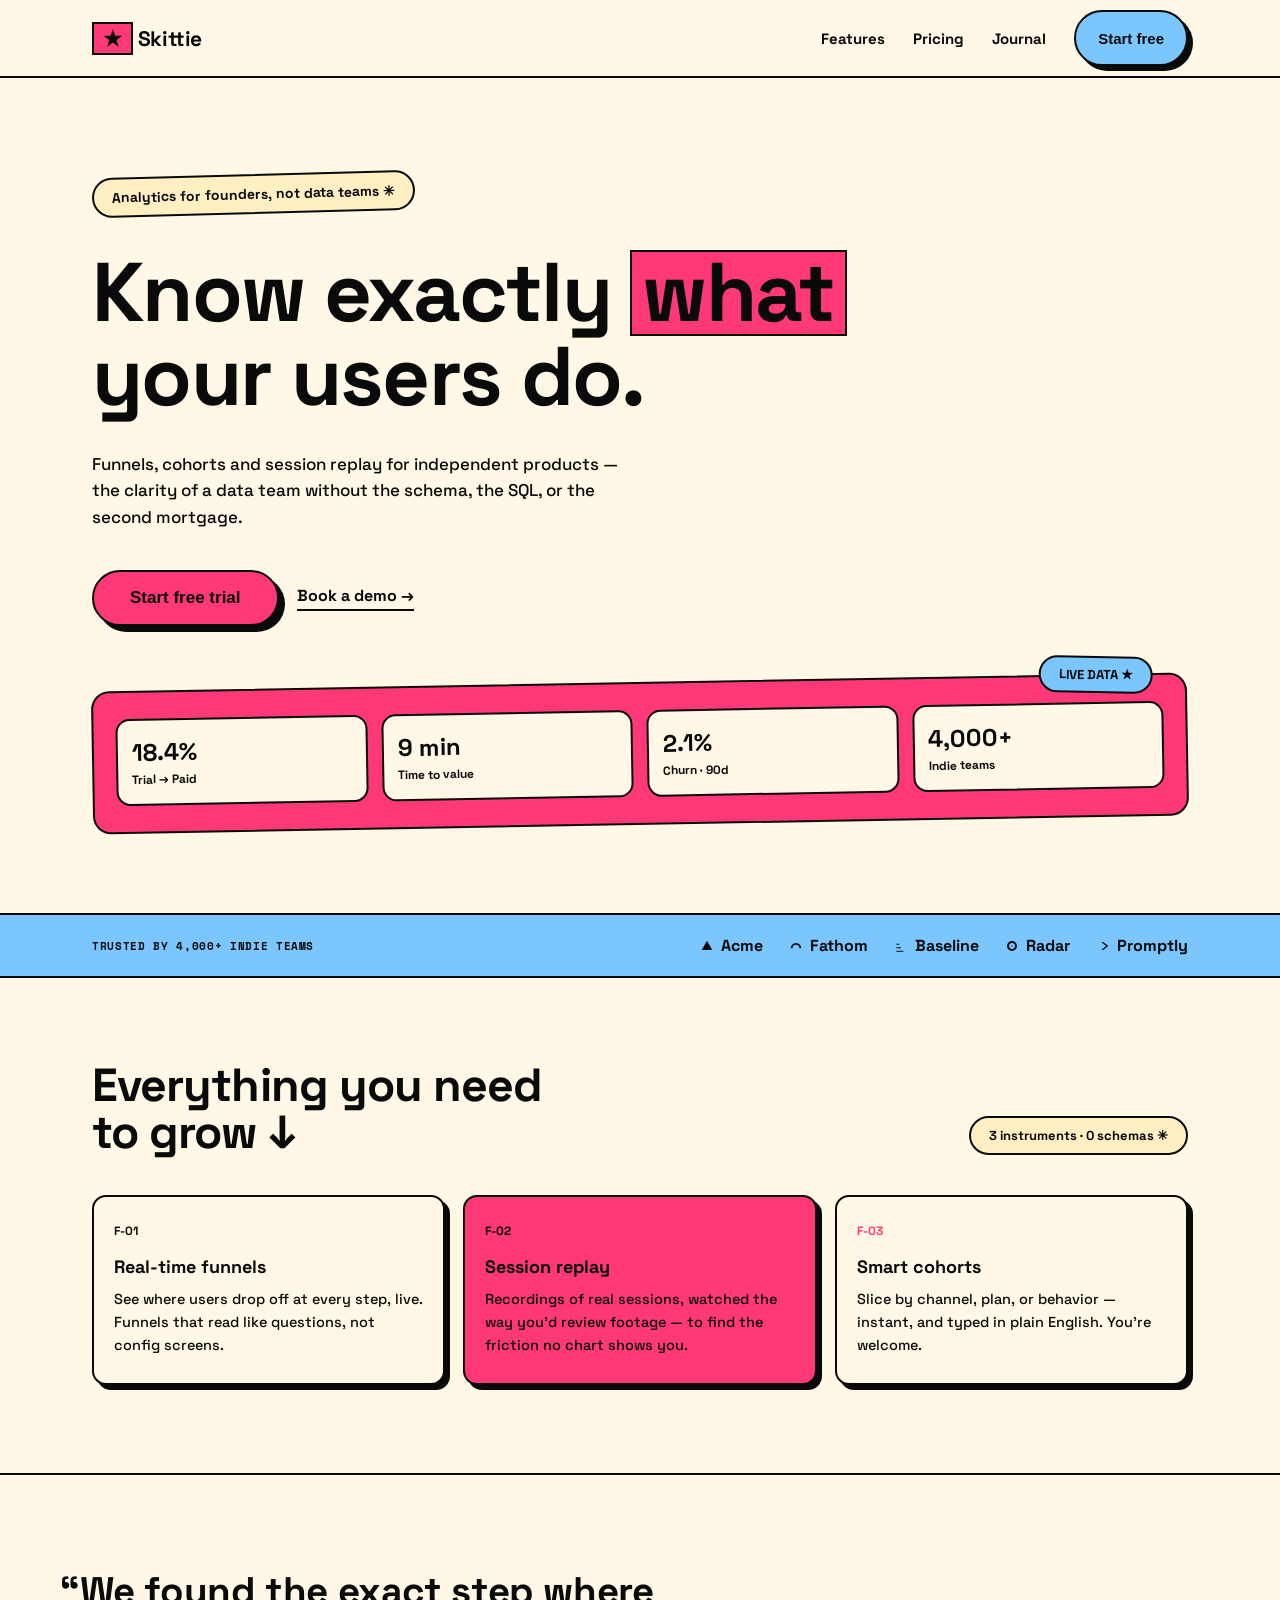
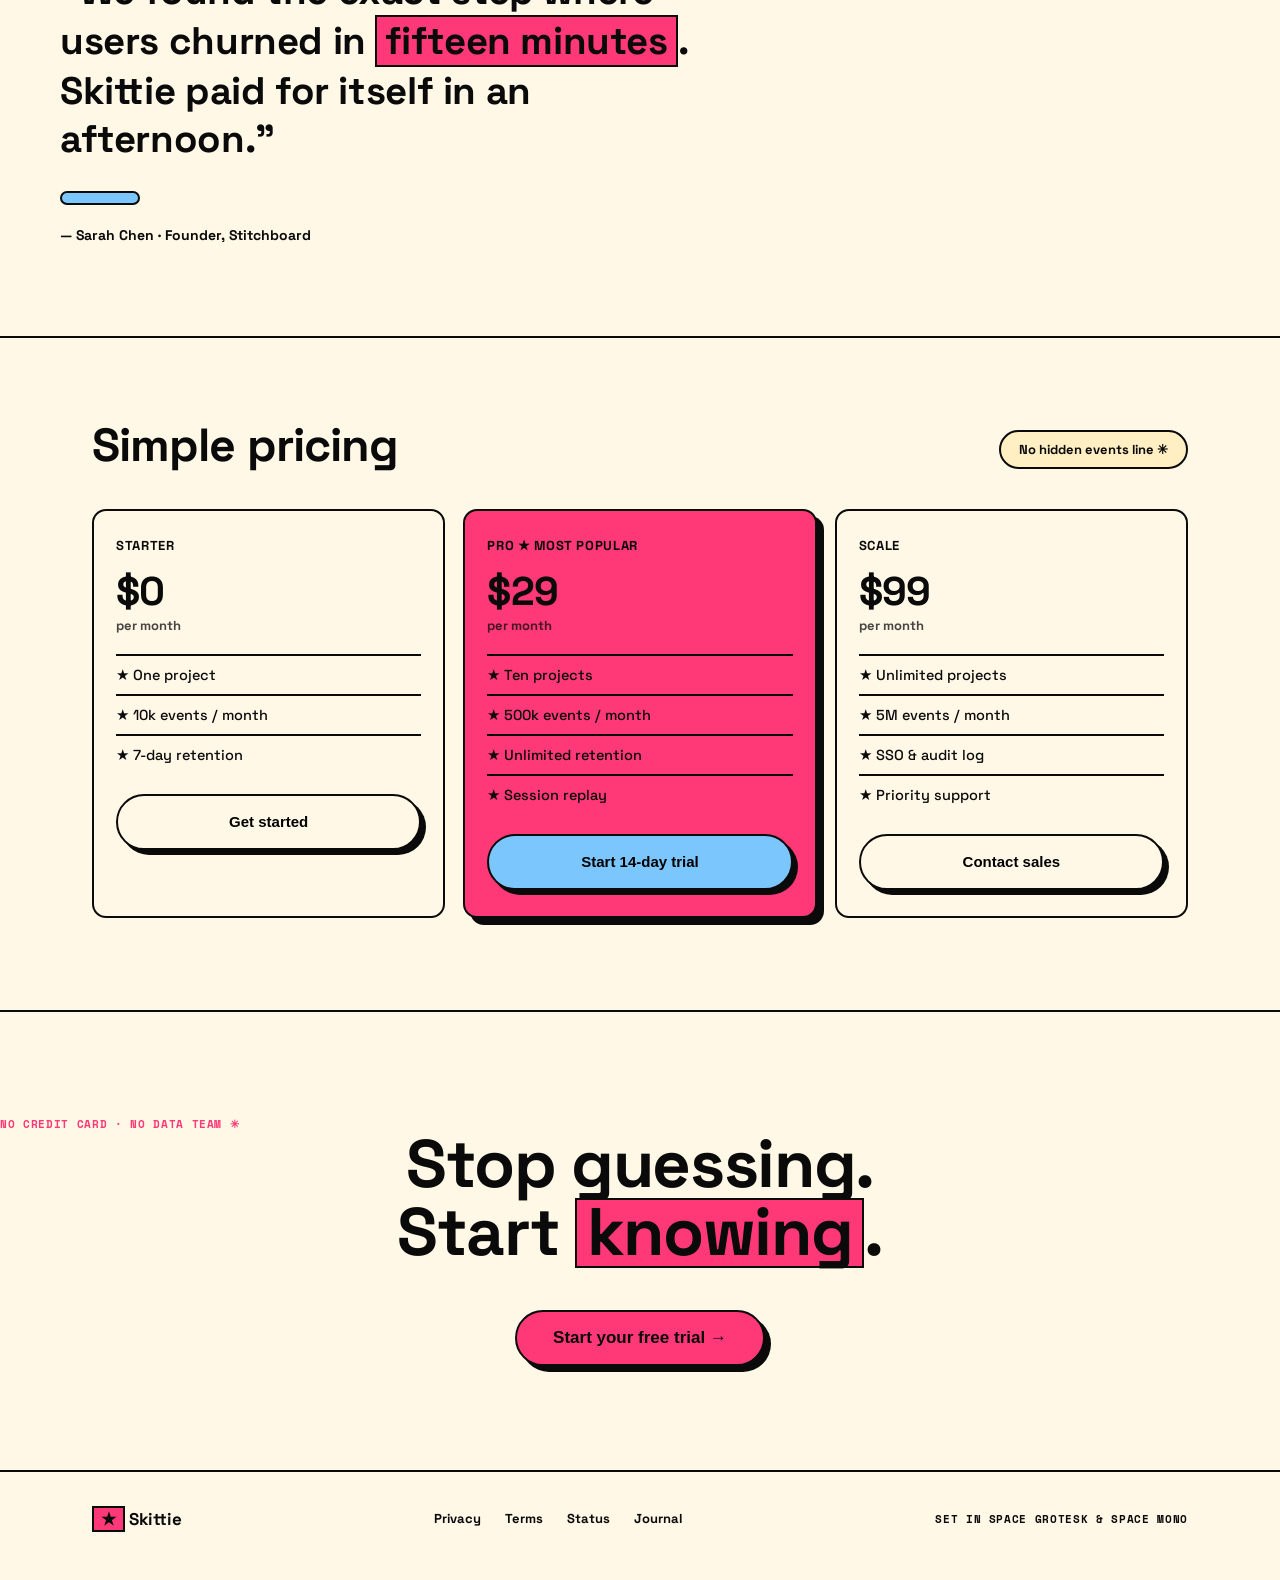
<file: examples/genre-demos/neo-brutalism.html>
<!DOCTYPE html>
<html lang="en">
<head>
<meta charset="UTF-8">
<meta name="viewport" content="width=device-width, initial-scale=1.0">
<title>Skittie — Product analytics for indie founders</title>
<link rel="preconnect" href="https://fonts.googleapis.com">
<link rel="preconnect" href="https://fonts.gstatic.com" crossorigin>
<link href="https://fonts.googleapis.com/css2?family=Space+Grotesk:wght@400;500;700&family=Space+Mono:wght@400;700&display=swap" rel="stylesheet">
<style>
  :root {
    --paper: #FFF8E7;
    --paper-deep: #FFEFC2;
    --ink: #0A0A0A;
    --hot: #FF3878;
    --sky: #7CC6FE;
  }
  * { margin: 0; padding: 0; box-sizing: border-box; }
  body {
    background: var(--paper); color: var(--ink);
    font-family: 'Space Grotesk', -apple-system, sans-serif;
    -webkit-font-smoothing: antialiased;
  }
  .mono { font-family: 'Space Mono', ui-monospace, monospace; font-size: 11px; font-weight: 700; text-transform: uppercase; letter-spacing: 0.06em; }
  .container { max-width: 1160px; margin: 0 auto; padding: 0 32px; }

  nav { border-bottom: 2.5px solid var(--ink); }
  .nav-inner { display: flex; justify-content: space-between; align-items: center; height: 76px; }
  .wordmark { font-weight: 700; font-size: 21px; letter-spacing: -0.01em; }
  .wordmark .swatch { display: inline-block; background: var(--hot); border: 2.5px solid var(--ink); padding: 1px 9px; }
  .nav-links { display: flex; gap: 28px; align-items: center; }
  .nav-links a { text-decoration: none; color: var(--ink); font-weight: 700; font-size: 15px; }
  .nav-links a:hover { background: var(--sky); }
  .nav-cta {
    background: var(--sky); color: var(--ink); border: 2.5px solid var(--ink);
    padding: 14px 22px; font-weight: 700; font-size: 15px; cursor: pointer;
    border-radius: 999px; box-shadow: 5px 5px 0 var(--ink);
    min-height: 56px; display: inline-flex; align-items: center;
  }
  .nav-cta:active { box-shadow: none; transform: translate(5px, 5px); }

  header { padding: 96px 0 88px; }
  .kicker {
    display: inline-block; background: var(--paper-deep); border: 2.5px solid var(--ink);
    padding: 9px 18px; font-weight: 700; font-size: 14px; border-radius: 999px;
    transform: rotate(-1.5deg); margin-bottom: 36px;
  }
  h1 {
    font-size: clamp(2.6rem, 7vw, 5.2rem); font-weight: 700; line-height: 0.98; letter-spacing: -0.02em;
    max-width: 11em;
  }
  h1 .hl { background: var(--hot); padding: 0 10px; border: 2.5px solid var(--ink); display: inline-block; }
  .hero-sub { margin-top: 34px; font-size: 17px; line-height: 1.55; max-width: 32em; font-weight: 500; }
  .hero-actions { margin-top: 40px; display: flex; gap: 18px; align-items: center; flex-wrap: wrap; }
  .cta-solid {
    background: var(--hot); color: var(--ink); border: 2.5px solid var(--ink); border-radius: 999px;
    padding: 14px 36px; font-weight: 700; font-size: 17px; cursor: pointer;
    box-shadow: 6px 6px 0 var(--ink);
    min-height: 56px; display: inline-flex; align-items: center;
  }
  .cta-solid:active { box-shadow: none; transform: translate(6px, 6px); }
  .cta-text { text-decoration: none; color: var(--ink); font-weight: 700; font-size: 16px; border-bottom: 2.5px solid var(--ink); padding-bottom: 3px; }
  .cta-text:hover { color: var(--hot); border-color: var(--hot); }

  .hero-panel {
    margin-top: 56px; background: var(--hot); border: 2.5px solid var(--ink); border-radius: 18px;
    padding: 26px 22px; transform: rotate(-1deg); position: relative;
  }
  .hero-panel .sticker {
    position: absolute; top: -20px; right: 32px; background: var(--sky); color: var(--ink);
    border: 2.5px solid var(--ink); border-radius: 999px; padding: 8px 18px;
    font-weight: 700; font-size: 13px; transform: rotate(2deg);
  }
  .spec-strip { display: grid; grid-template-columns: repeat(4, 1fr); gap: 14px; }
  .spec-cell { background: var(--paper); border: 2.5px solid var(--ink); border-radius: 14px; padding: 16px 14px; }
  .spec-value { font-weight: 700; font-size: 24px; }
  .spec-label { font-size: 12px; font-weight: 700; margin-top: 4px; }

  .logos { border-top: 2.5px solid var(--ink); border-bottom: 2.5px solid var(--ink); background: var(--sky); padding: 20px 0; }
  .logos-inner { display: flex; justify-content: space-between; align-items: center; flex-wrap: wrap; gap: 14px; }
  .logo-name { font-weight: 700; font-size: 16px; }

  section.section { border-bottom: 2.5px solid var(--ink); }
  .section-head { padding: 84px 0 40px; display: flex; justify-content: space-between; align-items: end; gap: 36px; flex-wrap: wrap; }
  .section-head h2 { font-size: clamp(1.8rem, 3.8vw, 2.9rem); font-weight: 700; letter-spacing: -0.02em; line-height: 1.0; }
  .section-head .tag {
    display: inline-block; background: var(--paper-deep); border: 2.5px solid var(--ink);
    border-radius: 999px; padding: 9px 18px; font-weight: 700; font-size: 13px;
  }

  .feature-grid { display: grid; grid-template-columns: repeat(3, 1fr); gap: 18px; padding-bottom: 88px; }
  .feature-card { background: var(--paper); border: 2.5px solid var(--ink); border-radius: 14px; padding: 26px 20px; box-shadow: 5px 5px 0 var(--ink); }
  .feature-card:nth-child(2) { background: var(--hot); }
  .feature-id { font-size: 12px; font-weight: 700; }
  .feature-name { margin: 16px 0 10px; font-size: 18px; font-weight: 700; }
  .feature-desc { font-size: 14.5px; line-height: 1.6; font-weight: 500; }
  .feature-card:nth-child(3) .feature-id { color: var(--hot); }

  .quote-block { padding: 92px 0; }
  .quote-block blockquote { font-weight: 700; font-size: clamp(1.5rem, 3.2vw, 2.4rem); line-height: 1.25; letter-spacing: -0.01em; max-width: 17em; }
  .quote-block blockquote .hl { background: var(--hot); border: 2.5px solid var(--ink); padding: 0 8px; display: inline-block; }
  .quote-rule { display: inline-block; width: 80px; height: 14px; background: var(--sky); border: 2.5px solid var(--ink); border-radius: 999px; margin: 28px 0 16px; }
  .quote-attribution { font-weight: 700; font-size: 14px; }

  .price-grid { display: grid; grid-template-columns: repeat(3, 1fr); gap: 18px; padding-bottom: 92px; }
  .price-card { background: var(--paper); border: 2.5px solid var(--ink); border-radius: 14px; padding: 26px 22px; }
  .price-card.featured { background: var(--hot); box-shadow: 7px 7px 0 var(--ink); }
  .price-name { font-weight: 700; font-size: 13px; text-transform: uppercase; letter-spacing: 0.05em; margin-bottom: 12px; }
  .price-amount { font-size: 40px; font-weight: 700; letter-spacing: -0.02em; }
  .price-per { font-size: 13px; font-weight: 700; opacity: 0.75; }
  .price-features { list-style: none; margin: 20px 0; }
  .price-features li { padding: 10px 0; border-top: 2.5px solid var(--ink); font-size: 14.5px; font-weight: 500; }
  .price-features li::before { content: '★ '; }
  .price-btn {
    width: 100%; padding: 14px; border: 2.5px solid var(--ink); border-radius: 999px;
    font-weight: 700; font-size: 15px; cursor: pointer; background: var(--paper);
    box-shadow: 5px 5px 0 var(--ink);
    min-height: 56px;
  }
  .price-btn:active { box-shadow: none; transform: translate(5px, 5px); }
  .price-btn.primary { background: var(--sky); }

  .final-cta { padding: 104px 0; }
  .final-cta h2 { font-weight: 700; font-size: clamp(2.2rem, 5.5vw, 4.2rem); line-height: 0.98; letter-spacing: -0.02em; max-width: 12em; margin: 0 auto 42px; text-align: center; }
  .final-cta h2 .hl { background: var(--hot); border: 2.5px solid var(--ink); padding: 0 10px; display: inline-block; }
  .final-cta .cta-wrap { text-align: center; }

  footer { padding: 34px 0 48px; border-top: 2.5px solid var(--ink); }
  .footer-inner { display: flex; justify-content: space-between; flex-wrap: wrap; gap: 16px; align-items: center; }
  .footer-links { display: flex; gap: 24px; }
  .footer-links a { text-decoration: none; color: var(--ink); font-weight: 700; font-size: 13px; }
  .footer-links a:hover { background: var(--sky); }
</style>
</head>
<body>

<nav>
  <div class="container nav-inner">
    <div class="wordmark"><span class="swatch">★</span> Skittie</div>
    <div class="nav-links">
      <a href="#features">Features</a>
      <a href="#pricing">Pricing</a>
      <a href="#">Journal</a>
      <button class="nav-cta">Start free</button>
    </div>
  </div>
</nav>

<header>
  <div class="container">
    <span class="kicker">Analytics for founders, not data teams ✳</span>
    <h1>Know exactly <span class="hl">what</span> your users do.</h1>
    <p class="hero-sub">Funnels, cohorts and session replay for independent products — the clarity of a data team without the schema, the SQL, or the second mortgage.</p>
    <div class="hero-actions">
      <button class="cta-solid">Start free trial</button>
      <a class="cta-text" href="#pricing">Book a demo →</a>
    </div>

    <div class="hero-panel">
      <span class="sticker">LIVE DATA ★</span>
      <div class="spec-strip">
        <div class="spec-cell">
          <div class="spec-value">18.4%</div>
          <div class="spec-label">Trial → Paid</div>
        </div>
        <div class="spec-cell">
          <div class="spec-value">9 min</div>
          <div class="spec-label">Time to value</div>
        </div>
        <div class="spec-cell">
          <div class="spec-value">2.1%</div>
          <div class="spec-label">Churn · 90d</div>
        </div>
        <div class="spec-cell">
          <div class="spec-value">4,000+</div>
          <div class="spec-label">Indie teams</div>
        </div>
      </div>
    </div>
  </div>
</header>

<div class="logos">
  <div class="container logos-inner">
    <span class="mono">Trusted by 4,000+ indie teams</span>
    <div style="display:flex;gap:26px;flex-wrap:wrap">
      <span class="logo-name"><svg viewBox="0 0 24 24" style="width:14px;height:14px;fill:currentColor;vertical-align:-2px;margin-right:7px" aria-hidden="true"><path d="M12 3L21 19H3Z"/></svg>Acme</span>
      <span class="logo-name"><svg viewBox="0 0 24 24" style="width:14px;height:14px;fill:currentColor;vertical-align:-2px;margin-right:7px" aria-hidden="true"><path d="M3 16a9 9 0 0 1 18 0h-3a6 6 0 0 0-12 0z"/></svg>Fathom</span>
      <span class="logo-name"><svg viewBox="0 0 24 24" style="width:14px;height:14px;fill:currentColor;vertical-align:-2px;margin-right:7px" aria-hidden="true"><path d="M4 8h5v2H4zM4 14h8v2H4zM4 20h12v2H4z"/></svg>Baseline</span>
      <span class="logo-name"><svg viewBox="0 0 24 24" style="width:14px;height:14px;fill:currentColor;vertical-align:-2px;margin-right:7px" aria-hidden="true"><path d="M12 3.5a8.5 8.5 0 1 0 0 17 8.5 8.5 0 0 0 0-17zm0 3.5a5 5 0 1 1 0 10 5 5 0 0 1 0-10z"/><path d="M12 10.8a1.2 1.2 0 1 0 0 2.4 1.2 1.2 0 0 0 0-2.4z"/></svg>Radar</span>
      <span class="logo-name"><svg viewBox="0 0 24 24" style="width:14px;height:14px;fill:currentColor;vertical-align:-2px;margin-right:7px" aria-hidden="true"><path d="M9 5h3.5L21 12l-8.5 7H9l8.5-7z"/></svg>Promptly</span>
    </div>
  </div>
</div>

<section class="section" id="features">
  <div class="container">
    <div class="section-head">
      <h2>Everything you need<br>to grow ↓</h2>
      <span class="tag">3 instruments · 0 schemas ✳</span>
    </div>
    <div class="feature-grid">
      <div class="feature-card">
        <p class="feature-id">F-01</p>
        <h3 class="feature-name">Real-time funnels</h3>
        <p class="feature-desc">See where users drop off at every step, live. Funnels that read like questions, not config screens.</p>
      </div>
      <div class="feature-card">
        <p class="feature-id">F-02</p>
        <h3 class="feature-name">Session replay</h3>
        <p class="feature-desc">Recordings of real sessions, watched the way you'd review footage — to find the friction no chart shows you.</p>
      </div>
      <div class="feature-card">
        <p class="feature-id">F-03</p>
        <h3 class="feature-name">Smart cohorts</h3>
        <p class="feature-desc">Slice by channel, plan, or behavior — instant, and typed in plain English. You're welcome.</p>
      </div>
    </div>
  </div>
</section>

<section class="section">
  <div class="container quote-block">
    <blockquote>“We found the exact step where users churned in <span class="hl">fifteen minutes</span>. Skittie paid for itself in an afternoon.”</blockquote>
    <div class="quote-rule"></div>
    <p class="quote-attribution">— Sarah Chen · Founder, Stitchboard</p>
  </div>
</section>

<section class="section" id="pricing">
  <div class="container">
    <div class="section-head">
      <h2>Simple pricing</h2>
      <span class="tag">No hidden events line ✳</span>
    </div>
    <div class="price-grid">
      <div class="price-card">
        <p class="price-name">Starter</p>
        <p class="price-amount">$0</p>
        <p class="price-per">per month</p>
        <ul class="price-features">
          <li>One project</li>
          <li>10k events / month</li>
          <li>7-day retention</li>
        </ul>
        <button class="price-btn">Get started</button>
      </div>
      <div class="price-card featured">
        <p class="price-name">Pro ★ most popular</p>
        <p class="price-amount">$29</p>
        <p class="price-per">per month</p>
        <ul class="price-features">
          <li>Ten projects</li>
          <li>500k events / month</li>
          <li>Unlimited retention</li>
          <li>Session replay</li>
        </ul>
        <button class="price-btn primary">Start 14-day trial</button>
      </div>
      <div class="price-card">
        <p class="price-name">Scale</p>
        <p class="price-amount">$99</p>
        <p class="price-per">per month</p>
        <ul class="price-features">
          <li>Unlimited projects</li>
          <li>5M events / month</li>
          <li>SSO & audit log</li>
          <li>Priority support</li>
        </ul>
        <button class="price-btn">Contact sales</button>
      </div>
    </div>
  </div>
</section>

<section class="final-cta">
  <p class="mono" style="color:var(--hot)">No credit card · No data team ✳</p>
  <h2>Stop guessing.<br>Start <span class="hl">knowing</span>.</h2>
  <div class="cta-wrap">
    <button class="cta-solid">Start your free trial →</button>
  </div>
</section>

<footer>
  <div class="container footer-inner">
    <div class="wordmark" style="font-size:17px"><span class="swatch" style="padding:0 7px">★</span> Skittie</div>
    <div class="footer-links">
      <a href="#">Privacy</a>
      <a href="#">Terms</a>
      <a href="#">Status</a>
      <a href="#">Journal</a>
    </div>
    <span class="mono">Set in Space Grotesk & Space Mono</span>
  </div>
</footer>

</body>
</html>
</file>
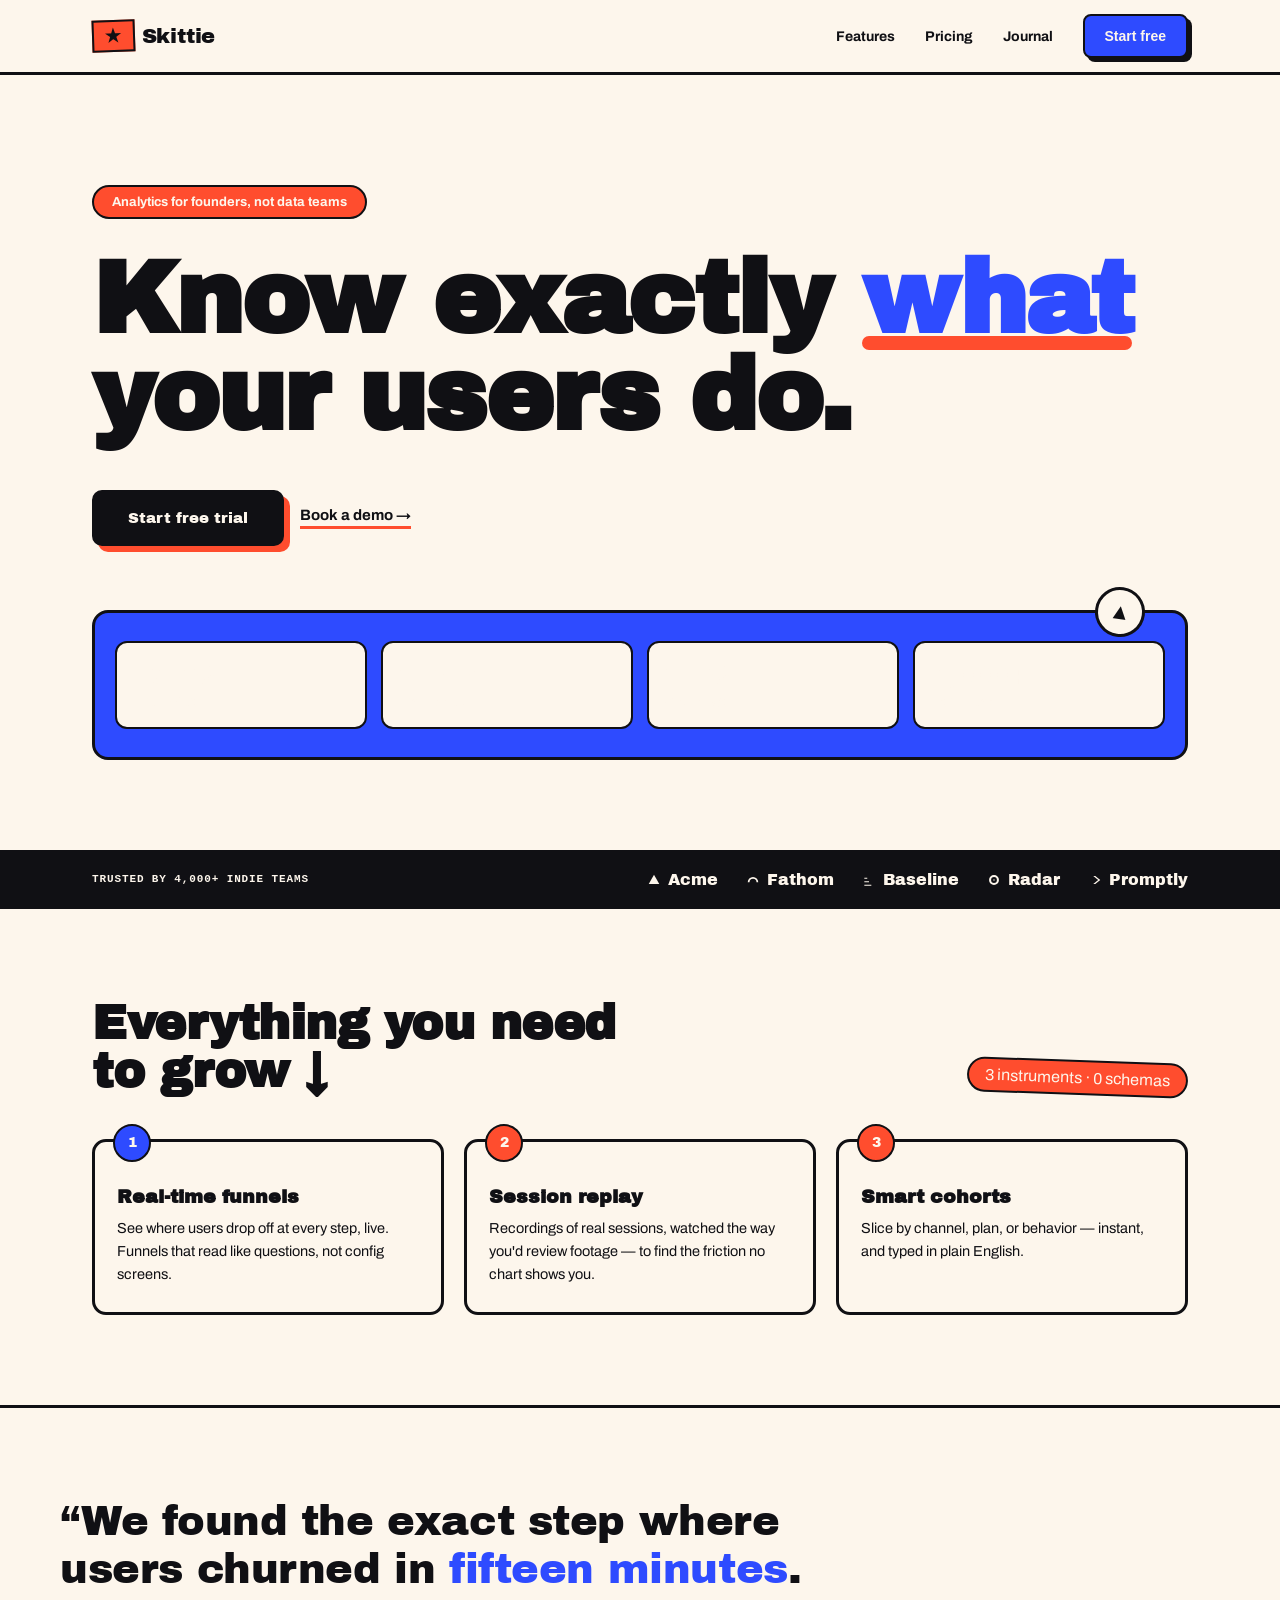
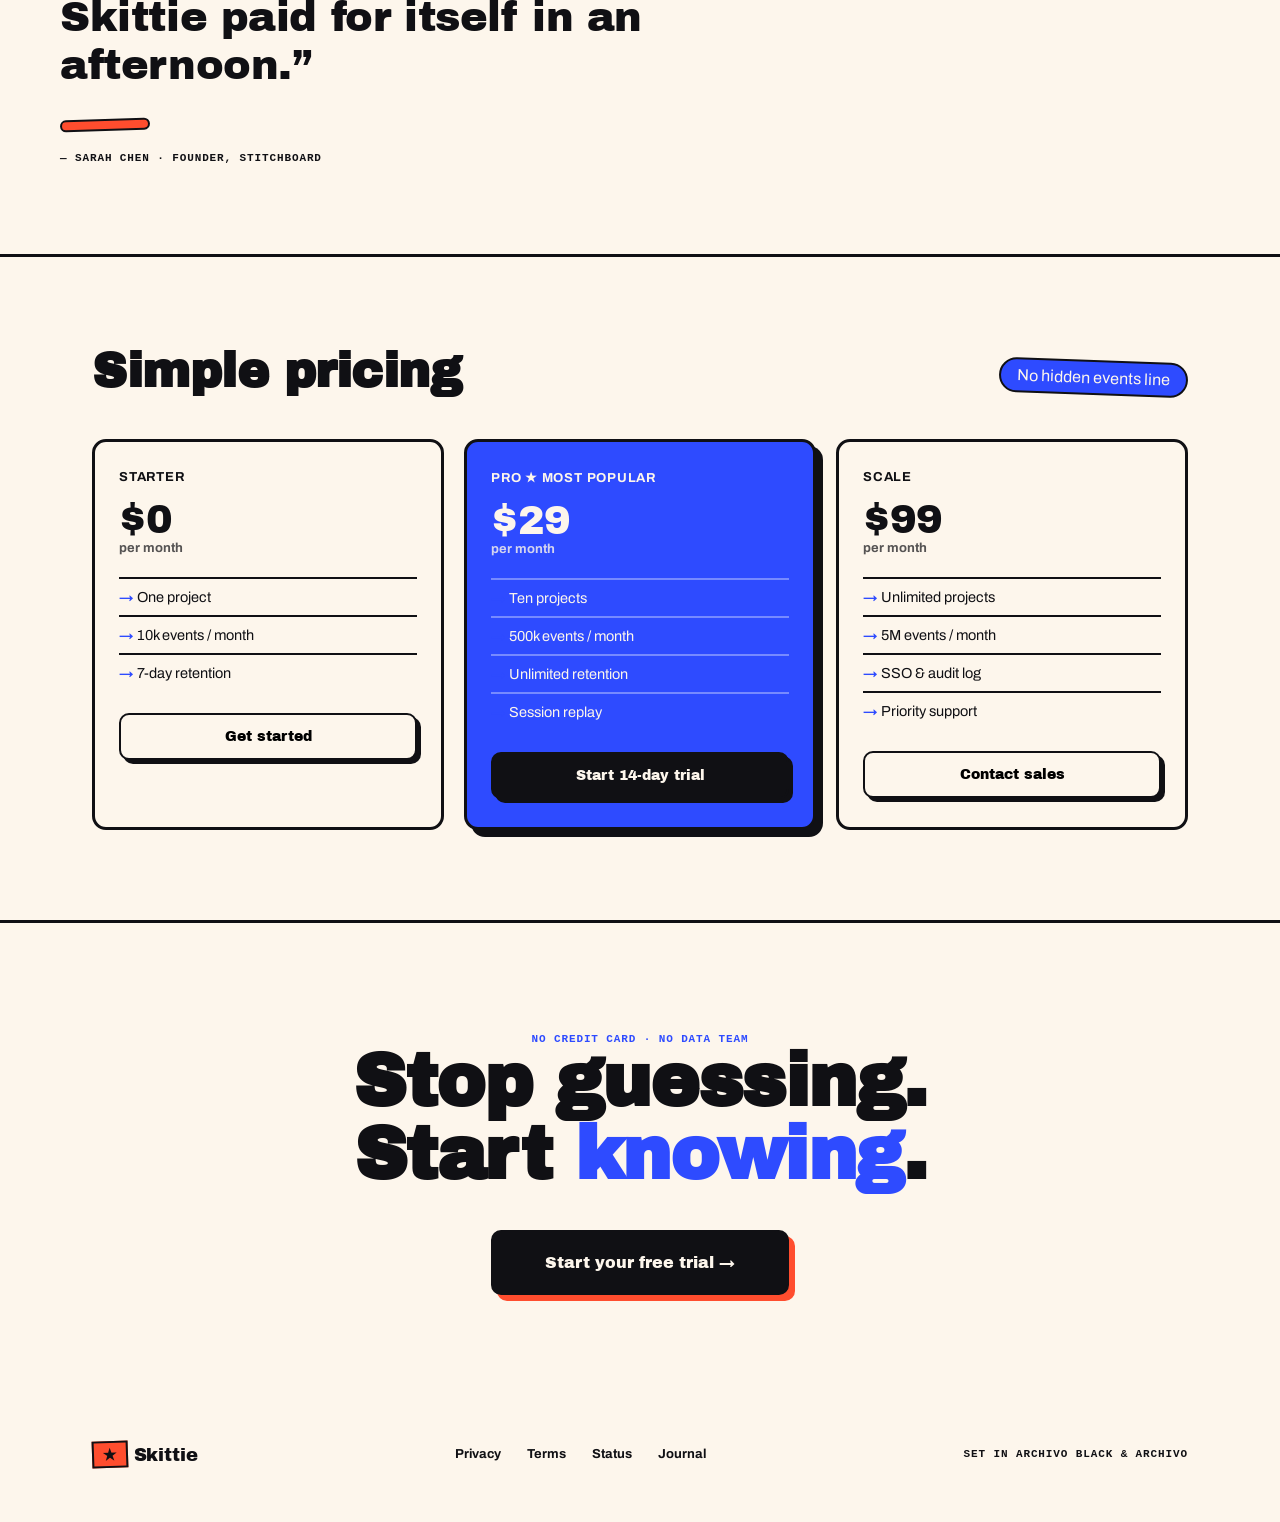
<file: examples/genre-demos/playful-color.html>
<!DOCTYPE html>
<html lang="en">
<head>
<meta charset="UTF-8">
<meta name="viewport" content="width=device-width, initial-scale=1.0">
<title>Skittie — Product analytics for indie founders</title>
<link rel="preconnect" href="https://fonts.googleapis.com">
<link rel="preconnect" href="https://fonts.gstatic.com" crossorigin>
<link href="https://fonts.googleapis.com/css2?family=Archivo+Black&family=Archivo:wght@400;500;700&display=swap" rel="stylesheet">
<style>
  :root {
    --paper: #FDF6EC;
    --ink: #101014;
    --cobalt: #2E4BFF;
    --tomato: #FF4D2E;
  }
  * { margin: 0; padding: 0; box-sizing: border-box; }
  body {
    background: var(--paper); color: var(--ink);
    font-family: 'Archivo', 'Helvetica Neue', sans-serif;
    -webkit-font-smoothing: antialiased;
  }
  .mono { font-family: ui-monospace, 'SF Mono', monospace; font-size: 11px; font-weight: 700; text-transform: uppercase; letter-spacing: 0.08em; }
  .container { max-width: 1160px; margin: 0 auto; padding: 0 32px; }

  nav { border-bottom: 3px solid var(--ink); }
  .nav-inner { display: flex; justify-content: space-between; align-items: center; height: 72px; }
  .wordmark { font-family: 'Archivo Black', sans-serif; font-size: 21px; letter-spacing: -0.01em; }
  .wordmark .sticker { display: inline-block; background: var(--tomato); border: 2.5px solid var(--ink); padding: 2px 10px; transform: rotate(-2deg); }
  .nav-links { display: flex; gap: 30px; align-items: center; }
  .nav-links a { text-decoration: none; color: var(--ink); font-weight: 700; font-size: 14px; }
  .nav-links a:hover { text-decoration: underline; text-decoration-thickness: 3px; text-decoration-color: var(--tomato); }
  .nav-cta {
    background: var(--cobalt); color: var(--paper); border: 2.5px solid var(--ink);
    padding: 12px 20px; font-weight: 700; font-size: 14px; cursor: pointer; border-radius: 8px;
    box-shadow: 4px 4px 0 var(--ink);
  }
  .nav-cta:active { box-shadow: none; transform: translate(4px, 4px); }

  header { padding: 110px 0 90px; position: relative; }
  .kicker {
    display: inline-block; background: var(--tomato); color: var(--paper);
    border: 2.5px solid var(--ink); border-radius: 999px; padding: 8px 18px;
    margin-bottom: 32px; font-weight: 700; font-size: 13px;
  }
  h1 {
    font-family: 'Archivo Black', sans-serif; font-size: clamp(3rem, 8vw, 6.5rem);
    line-height: 0.95; letter-spacing: -0.02em; max-width: 12em;
  }
  h1 .squiggle { position: relative; color: var(--cobalt); }
  h1 .squiggle::after {
    content: ''; position: absolute; left: 0; right: 0; bottom: 0.05em; height: 0.14em;
    background: var(--tomato); border-radius: 999px;
  }
  .hero-actions { margin-top: 44px; display: flex; gap: 16px; align-items: center; }
  .cta-solid {
    background: var(--ink); color: var(--paper); border: 2.5px solid var(--ink); border-radius: 10px;
    padding: 18px 34px; font-family: 'Archivo Black', sans-serif; font-size: 15px; cursor: pointer;
    box-shadow: 6px 6px 0 var(--tomato);
  }
  .cta-solid:active { box-shadow: none; transform: translate(6px, 6px); }
  .cta-text { text-decoration: none; color: var(--ink); font-weight: 700; font-size: 15px; border-bottom: 3px solid var(--tomato); padding-bottom: 3px; }
  .cta-text:hover { border-color: var(--tomato); }

  .hero-panel {
    margin-top: 64px; background: var(--cobalt); color: var(--paper);
    border: 3px solid var(--ink); border-radius: 16px; padding: 28px 20px;
    position: relative;
  }
  .hero-panel::before {
    content: '▲'; position: absolute; top: -26px; right: 40px; font-size: 22px; color: var(--ink);
    background: var(--paper); width: 44px; height: 44px; display: grid; place-items: center;
    border: 3px solid var(--ink); border-radius: 50%; transform: rotate(8deg);
  }
  .spec-strip { display: grid; grid-template-columns: repeat(4, 1fr); gap: 14px; }
  .spec-cell { background: var(--paper); border: 2.5px solid var(--ink); border-radius: 12px; padding: 18px 16px; }
  .spec-value { font-family: 'Archivo Black', sans-serif; font-size: 26px; }
  .spec-label { font-size: 12px; font-weight: 700; margin-top: 6px; opacity: 0.85; }

  .logos { border-top: 3px solid var(--ink); border-bottom: 3px solid var(--ink); background: var(--ink); padding: 18px 0; }
  .logos-inner { display: flex; justify-content: space-between; align-items: center; flex-wrap: wrap; gap: 14px; color: var(--paper); }
  .logo-name { font-family: 'Archivo Black', sans-serif; font-size: 16px; }

  section.section { border-bottom: 3px solid var(--ink); }
  .section-head { padding: 90px 0 44px; display: flex; justify-content: space-between; align-items: end; gap: 40px; flex-wrap: wrap; }
  .section-head h2 { font-family: 'Archivo Black', sans-serif; font-size: clamp(1.9rem, 4vw, 3rem); letter-spacing: -0.01em; line-height: 1.0; }
  .section-head .tag { display: inline-block; background: var(--tomato); color: var(--paper); border: 2.5px solid var(--ink); border-radius: 999px; padding: 7px 16px; transform: rotate(2deg); }

  .feature-grid { display: grid; grid-template-columns: repeat(3, 1fr); gap: 20px; padding-bottom: 90px; }
  .feature-card { background: var(--paper); border: 3px solid var(--ink); border-radius: 14px; padding: 26px 22px; position: relative; }
  .feature-card:nth-child(2) { background: var(--paper); }
  .feature-card .num {
    position: absolute; top: -18px; left: 18px; background: var(--ink); color: var(--paper);
    font-family: 'Archivo Black', sans-serif; font-size: 14px; width: 38px; height: 38px; border-radius: 50%;
    display: grid; place-items: center; border: 2.5px solid var(--ink);
  }
  .feature-card:nth-child(1) .num { background: var(--cobalt); }
  .feature-card:nth-child(2) .num { background: var(--tomato); }
  .feature-card:nth-child(3) .num { background: var(--tomato); color: var(--paper); }
  .feature-name { font-family: 'Archivo Black', sans-serif; font-size: 19px; margin: 18px 0 10px; }
  .feature-desc { font-size: 14.5px; line-height: 1.6; }

  .quote-block { padding: 90px 0; }
  .quote-block blockquote {
    font-family: 'Archivo Black', sans-serif; font-size: clamp(1.5rem, 3.4vw, 2.6rem);
    line-height: 1.15; letter-spacing: -0.01em; max-width: 18em;
  }
  .quote-block blockquote .hl { color: var(--cobalt); }
  .quote-rule { display: inline-block; width: 90px; height: 12px; background: var(--tomato); border: 2.5px solid var(--ink); border-radius: 999px; margin: 30px 0 18px; transform: rotate(-2deg); }
  .quote-attribution { font-weight: 700; }

  .price-grid { display: grid; grid-template-columns: repeat(3, 1fr); gap: 20px; padding-bottom: 90px; }
  .price-card { background: var(--paper); border: 3px solid var(--ink); border-radius: 14px; padding: 28px 24px; }
  .price-card.featured { background: var(--cobalt); color: var(--paper); box-shadow: 7px 7px 0 var(--ink); }
  .price-card.featured .price-features li { border-top: 2.5px solid rgba(255,255,255,0.35); }
  .price-card.featured .price-per { opacity: 0.8; }
  .price-card.featured .price-btn.primary { background: var(--ink); border-color: var(--ink); color: var(--paper); }
  .price-name { font-weight: 700; font-size: 13px; text-transform: uppercase; letter-spacing: 0.06em; margin-bottom: 14px; }
  .price-amount { font-family: 'Archivo Black', sans-serif; font-size: 40px; letter-spacing: -0.01em; }
  .price-per { font-size: 13px; font-weight: 700; opacity: 0.7; }
  .price-features { list-style: none; margin: 22px 0; }
  .price-features li { padding: 10px 0; border-top: 2.5px solid var(--ink); font-size: 14.5px; }
  .price-features li::before { content: '→ '; font-weight: 700; color: var(--cobalt); }
  .price-btn {
    width: 100%; padding: 14px; border: 2.5px solid var(--ink); border-radius: 10px;
    font-family: 'Archivo Black', sans-serif; font-size: 14px; cursor: pointer; background: var(--paper);
    box-shadow: 4px 4px 0 var(--ink);
  }
  .price-btn:active { box-shadow: none; transform: translate(4px, 4px); }
  .price-btn.primary { background: var(--cobalt); color: var(--paper); }

  .final-cta { padding: 110px 0; text-align: center; }
  .final-cta h2 { font-family: 'Archivo Black', sans-serif; font-size: clamp(2.4rem, 6vw, 4.6rem); line-height: 0.98; letter-spacing: -0.02em; max-width: 12em; margin: 0 auto 40px; }
  .final-cta h2 .hl { color: var(--cobalt); }
  .final-cta .cta-solid { padding: 22px 52px; font-size: 16px; }

  footer { padding: 36px 0 52px; }
  .footer-inner { display: flex; justify-content: space-between; flex-wrap: wrap; gap: 14px; align-items: center; }
  .footer-links { display: flex; gap: 26px; }
  .footer-links a { text-decoration: none; color: var(--ink); font-weight: 700; font-size: 13px; }
  .footer-links a:hover { text-decoration: underline; text-decoration-thickness: 3px; text-decoration-color: var(--tomato); }
</style>
</head>
<body>

<nav>
  <div class="container nav-inner">
    <div class="wordmark"><span class="sticker">★</span> Skittie</div>
    <div class="nav-links">
      <a href="#features">Features</a>
      <a href="#pricing">Pricing</a>
      <a href="#">Journal</a>
      <button class="nav-cta">Start free</button>
    </div>
  </div>
</nav>

<header>
  <div class="container">
    <span class="kicker">Analytics for founders, not data teams</span>
    <h1>Know exactly <span class="squiggle">what</span> your users do.</h1>
    <div class="hero-actions">
      <button class="cta-solid">Start free trial</button>
      <a class="cta-text" href="#pricing">Book a demo →</a>
    </div>

    <div class="hero-panel">
      <div class="spec-strip">
        <div class="spec-cell">
          <div class="spec-value">18.4%</div>
          <div class="spec-label">Trial → Paid</div>
        </div>
        <div class="spec-cell">
          <div class="spec-value">9 min</div>
          <div class="spec-label">Time to value</div>
        </div>
        <div class="spec-cell">
          <div class="spec-value">2.1%</div>
          <div class="spec-label">Churn · 90d</div>
        </div>
        <div class="spec-cell">
          <div class="spec-value">4,000+</div>
          <div class="spec-label">Indie teams</div>
        </div>
      </div>
    </div>
  </div>
</header>

<div class="logos">
  <div class="container logos-inner">
    <span class="mono">Trusted by 4,000+ indie teams</span>
    <div class="logos-row" style="display:flex;gap:28px;flex-wrap:wrap">
      <span class="logo-name"><svg viewBox="0 0 24 24" style="width:14px;height:14px;fill:currentColor;vertical-align:-2px;margin-right:7px" aria-hidden="true"><path d="M12 3L21 19H3Z"/></svg>Acme</span>
      <span class="logo-name"><svg viewBox="0 0 24 24" style="width:14px;height:14px;fill:currentColor;vertical-align:-2px;margin-right:7px" aria-hidden="true"><path d="M3 16a9 9 0 0 1 18 0h-3a6 6 0 0 0-12 0z"/></svg>Fathom</span>
      <span class="logo-name"><svg viewBox="0 0 24 24" style="width:14px;height:14px;fill:currentColor;vertical-align:-2px;margin-right:7px" aria-hidden="true"><path d="M4 8h5v2H4zM4 14h8v2H4zM4 20h12v2H4z"/></svg>Baseline</span>
      <span class="logo-name"><svg viewBox="0 0 24 24" style="width:14px;height:14px;fill:currentColor;vertical-align:-2px;margin-right:7px" aria-hidden="true"><path d="M12 3.5a8.5 8.5 0 1 0 0 17 8.5 8.5 0 0 0 0-17zm0 3.5a5 5 0 1 1 0 10 5 5 0 0 1 0-10z"/><path d="M12 10.8a1.2 1.2 0 1 0 0 2.4 1.2 1.2 0 0 0 0-2.4z"/></svg>Radar</span>
      <span class="logo-name"><svg viewBox="0 0 24 24" style="width:14px;height:14px;fill:currentColor;vertical-align:-2px;margin-right:7px" aria-hidden="true"><path d="M9 5h3.5L21 12l-8.5 7H9l8.5-7z"/></svg>Promptly</span>
    </div>
  </div>
</div>

<section class="section" id="features">
  <div class="container">
    <div class="section-head">
      <h2>Everything you need<br>to grow ↓</h2>
      <span class="tag">3 instruments · 0 schemas</span>
    </div>
    <div class="feature-grid">
      <div class="feature-card">
        <span class="num">1</span>
        <h3 class="feature-name">Real-time funnels</h3>
        <p class="feature-desc">See where users drop off at every step, live. Funnels that read like questions, not config screens.</p>
      </div>
      <div class="feature-card">
        <span class="num">2</span>
        <h3 class="feature-name">Session replay</h3>
        <p class="feature-desc">Recordings of real sessions, watched the way you'd review footage — to find the friction no chart shows you.</p>
      </div>
      <div class="feature-card">
        <span class="num">3</span>
        <h3 class="feature-name">Smart cohorts</h3>
        <p class="feature-desc">Slice by channel, plan, or behavior — instant, and typed in plain English.</p>
      </div>
    </div>
  </div>
</section>

<section class="section">
  <div class="container quote-block">
    <blockquote>“We found the exact step where users churned in <span class="hl">fifteen minutes</span>. Skittie paid for itself in an afternoon.”</blockquote>
    <div class="quote-rule"></div>
    <p class="quote-attribution mono">— Sarah Chen · Founder, Stitchboard</p>
  </div>
</section>

<section class="section" id="pricing">
  <div class="container">
    <div class="section-head">
      <h2>Simple pricing</h2>
      <span class="tag" style="background:var(--cobalt)">No hidden events line</span>
    </div>
    <div class="price-grid">
      <div class="price-card">
        <p class="price-name">Starter</p>
        <p class="price-amount">$0</p>
        <p class="price-per">per month</p>
        <ul class="price-features">
          <li>One project</li>
          <li>10k events / month</li>
          <li>7-day retention</li>
        </ul>
        <button class="price-btn">Get started</button>
      </div>
      <div class="price-card featured">
        <p class="price-name">Pro ★ most popular</p>
        <p class="price-amount">$29</p>
        <p class="price-per">per month</p>
        <ul class="price-features">
          <li>Ten projects</li>
          <li>500k events / month</li>
          <li>Unlimited retention</li>
          <li>Session replay</li>
        </ul>
        <button class="price-btn primary">Start 14-day trial</button>
      </div>
      <div class="price-card">
        <p class="price-name">Scale</p>
        <p class="price-amount">$99</p>
        <p class="price-per">per month</p>
        <ul class="price-features">
          <li>Unlimited projects</li>
          <li>5M events / month</li>
          <li>SSO & audit log</li>
          <li>Priority support</li>
        </ul>
        <button class="price-btn">Contact sales</button>
      </div>
    </div>
  </div>
</section>

<section class="final-cta">
  <p class="mono" style="color:var(--cobalt)">No credit card · No data team</p>
  <h2>Stop guessing.<br>Start <span class="hl">knowing</span>.</h2>
  <button class="cta-solid">Start your free trial →</button>
</section>

<footer>
  <div class="container footer-inner">
    <div class="wordmark" style="font-size:18px"><span class="sticker" style="padding:1px 8px">★</span> Skittie</div>
    <div class="footer-links">
      <a href="#">Privacy</a>
      <a href="#">Terms</a>
      <a href="#">Status</a>
      <a href="#">Journal</a>
    </div>
    <span class="mono">Set in Archivo Black & Archivo</span>
  </div>
</footer>

</body>
</html>
</file>
